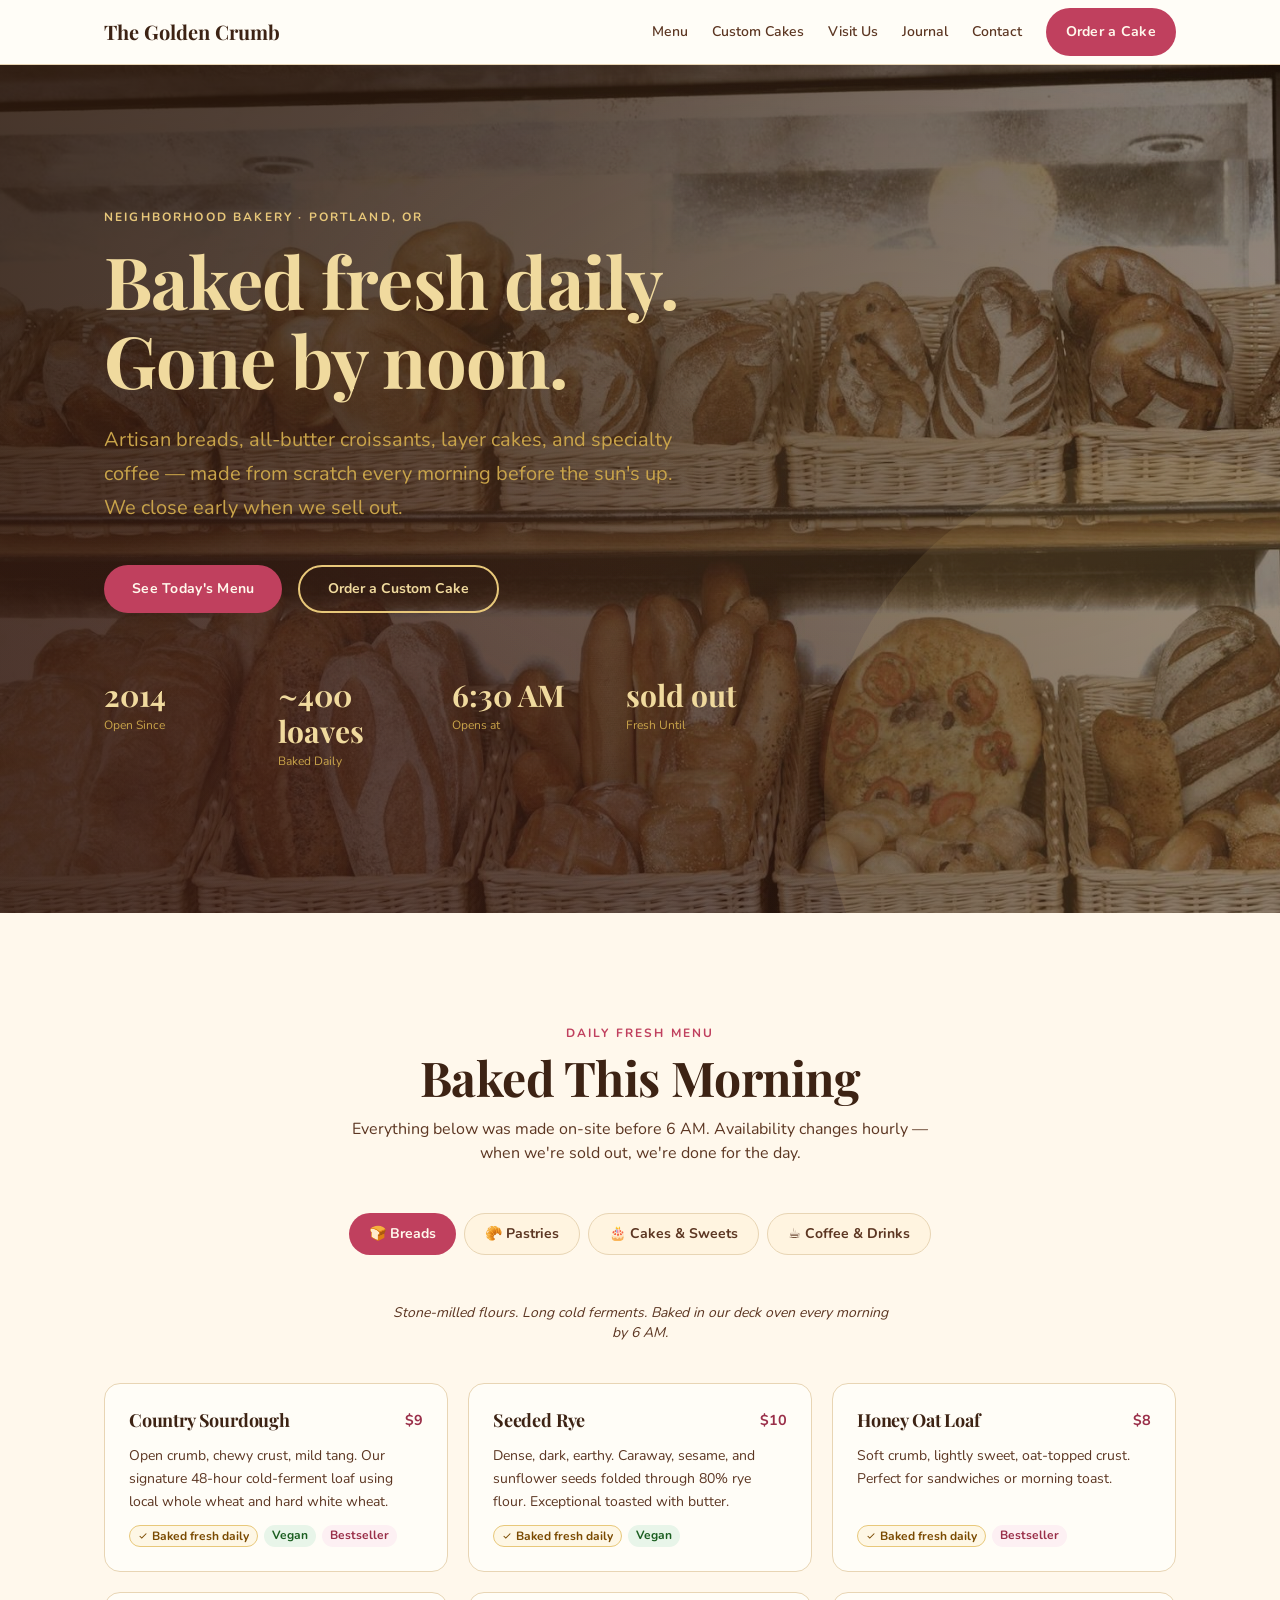
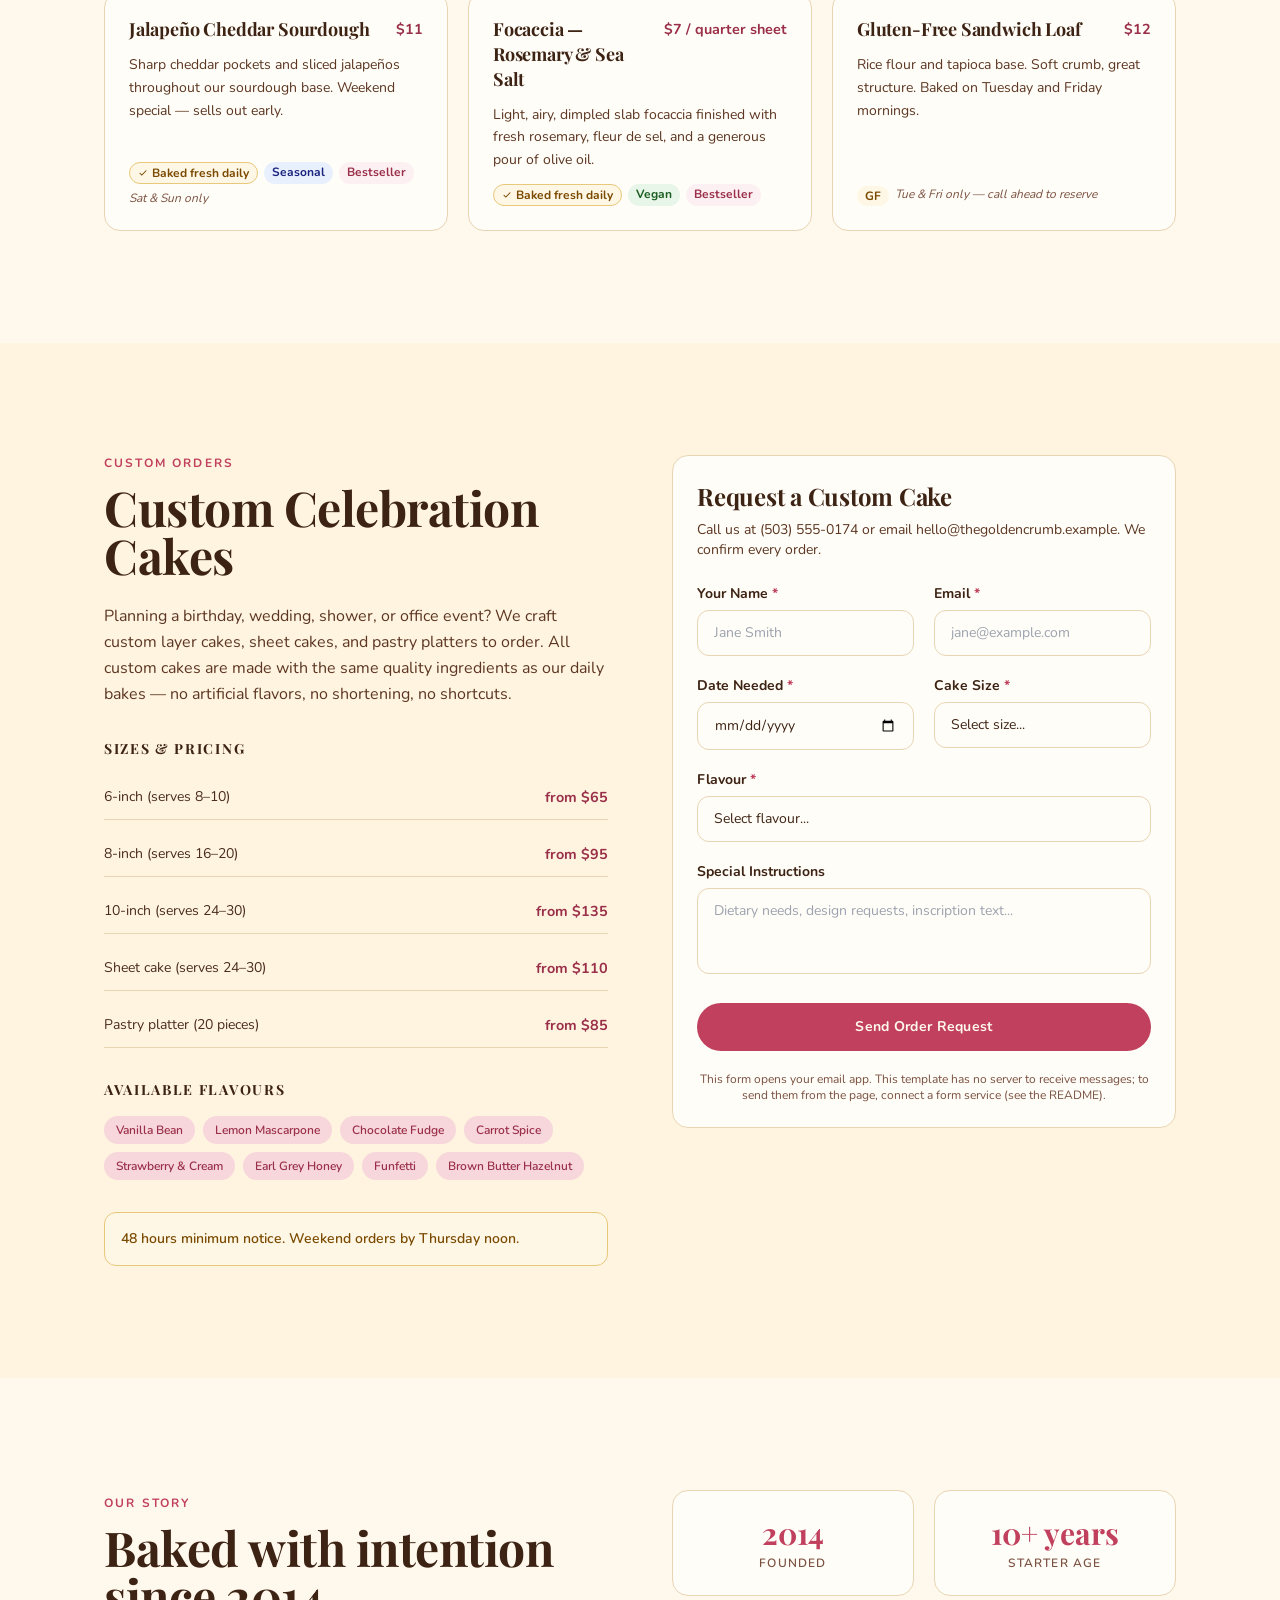
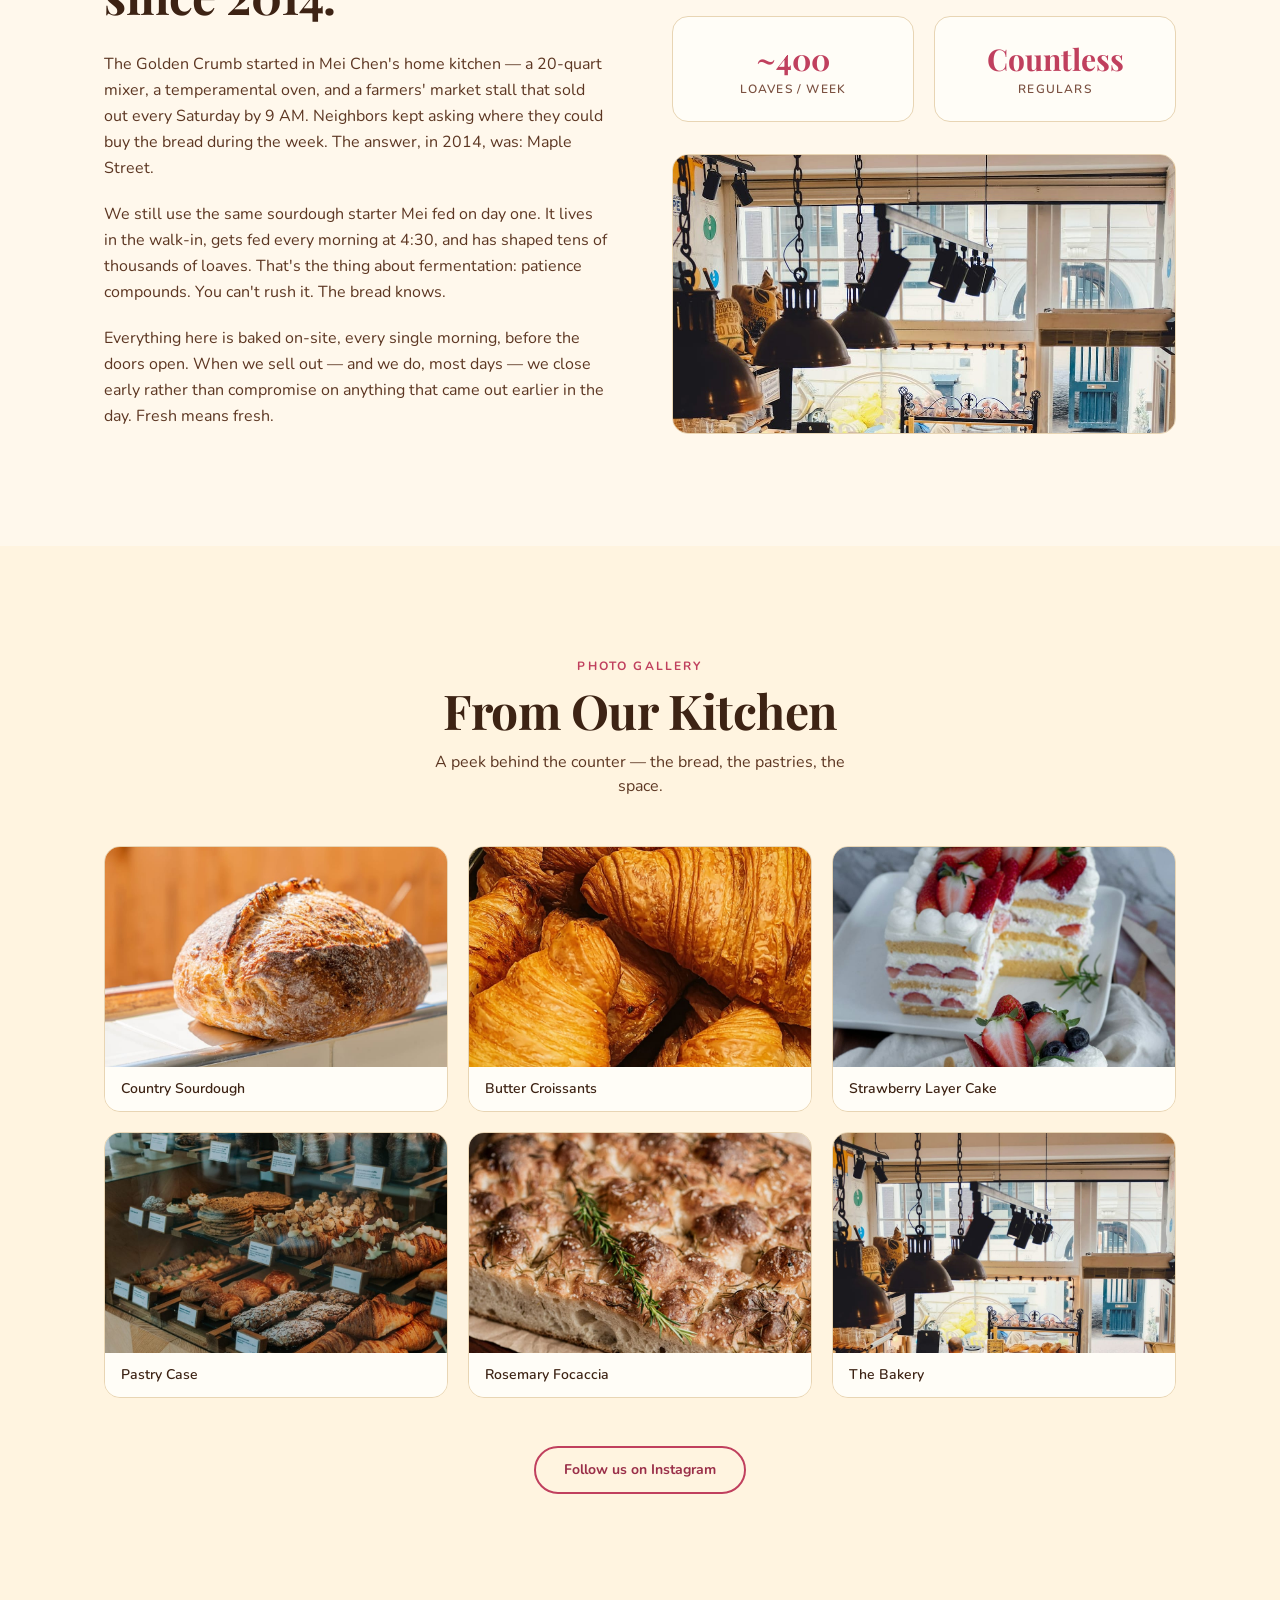
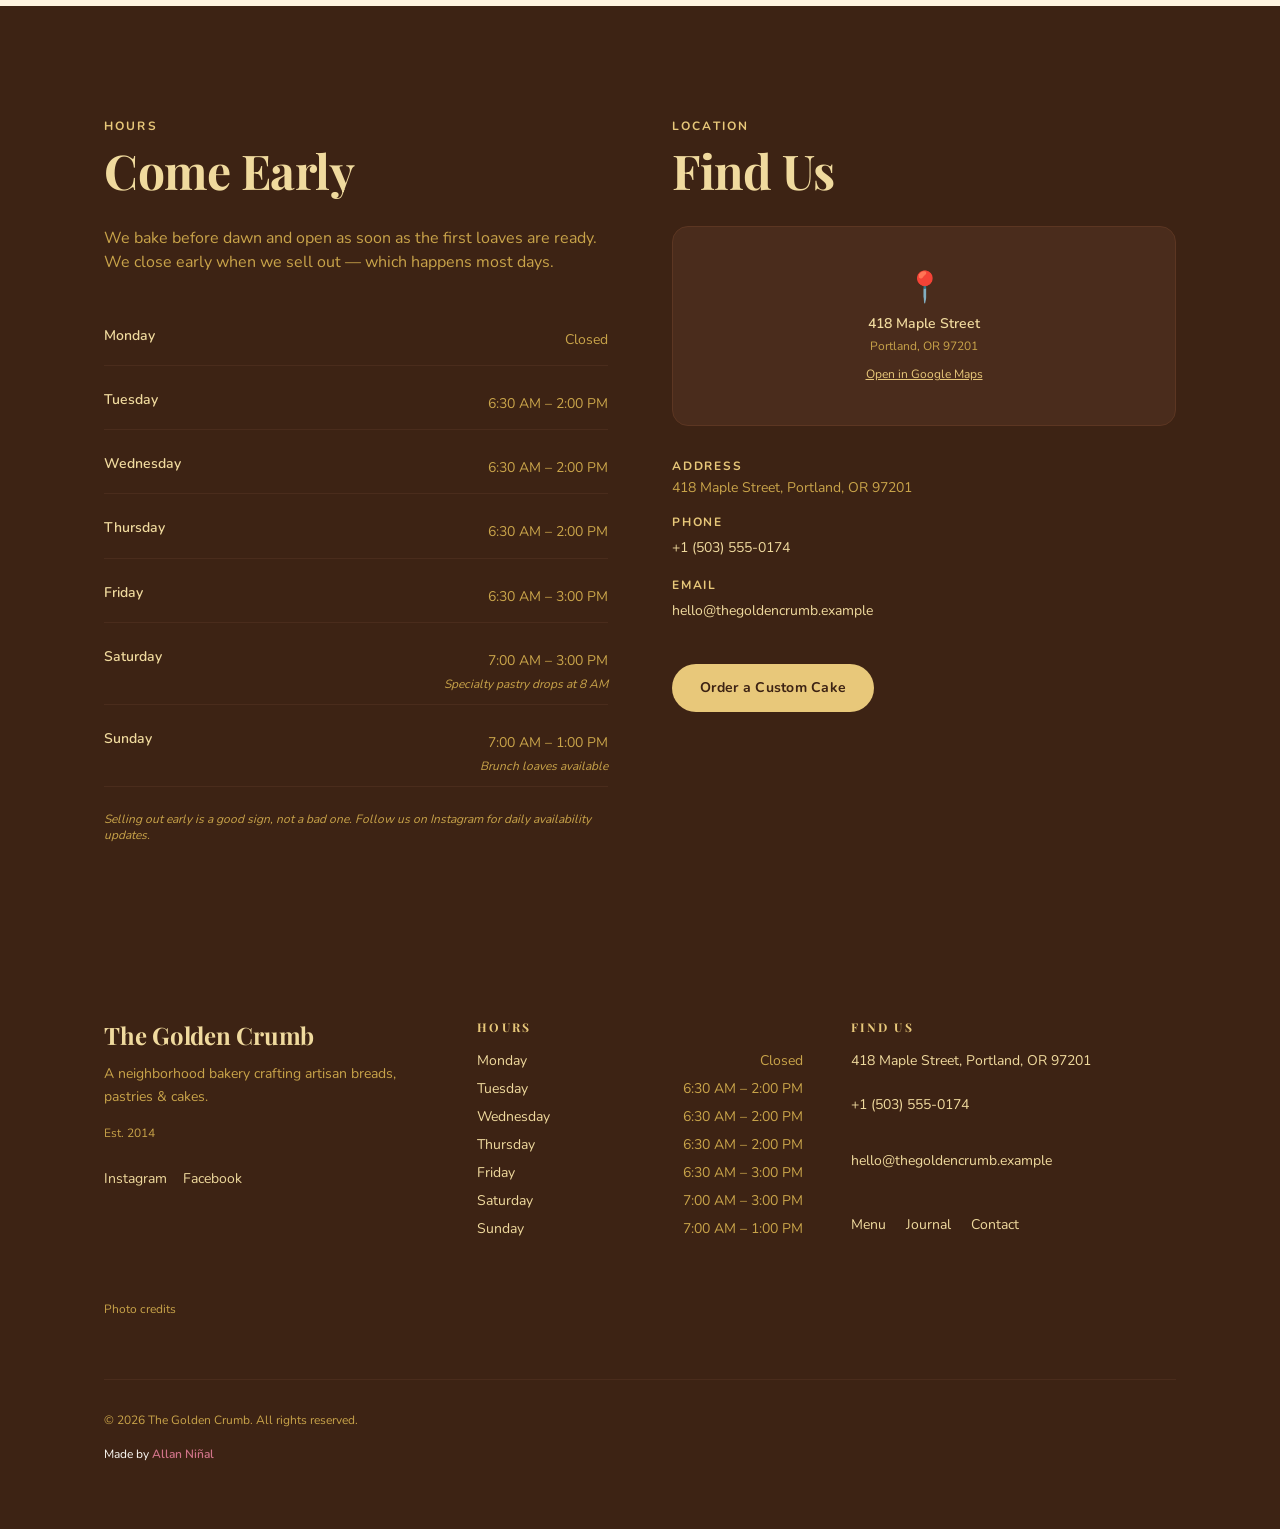
<file: index.html>
<!DOCTYPE html><html lang="en" class="scroll-smooth"> <head><meta charset="utf-8"><meta name="viewport" content="width=device-width, initial-scale=1, viewport-fit=cover"><meta name="theme-color" content="#FFF8EC"><title>The Golden Crumb — Artisan Bakery, Portland OR</title><meta name="description" content="A neighborhood artisan bakery in Portland, OR. Fresh sourdough, pastries, cakes and specialty coffee every morning. Celebration cakes by order."><link rel="canonical" href="https://example.com/"><meta name="robots" content="index, follow"><meta name="author" content="The Golden Crumb"><!-- Open Graph --><meta property="og:title" content="The Golden Crumb — Artisan Bakery, Portland OR"><meta property="og:description" content="A neighborhood artisan bakery in Portland, OR. Fresh sourdough, pastries, cakes and specialty coffee every morning. Celebration cakes by order."><meta property="og:url" content="https://example.com/"><meta property="og:type" content="restaurant.bakery"><meta property="og:site_name" content="The Golden Crumb"><meta property="og:locale" content="en_US"><meta property="og:image" content="https://example.com/og-image.png"><meta property="og:image:type" content="image/png"><meta property="og:image:width" content="1200"><meta property="og:image:height" content="630"><meta property="og:image:alt" content="The Golden Crumb — Artisan Bakery, Portland OR"><!-- Twitter / X --><meta name="twitter:card" content="summary_large_image"><meta name="twitter:site" content="@example"><meta name="twitter:creator" content="@example"><meta name="twitter:title" content="The Golden Crumb — Artisan Bakery, Portland OR"><meta name="twitter:description" content="A neighborhood artisan bakery in Portland, OR. Fresh sourdough, pastries, cakes and specialty coffee every morning. Celebration cakes by order."><meta name="twitter:image" content="https://example.com/og-image.png"><link rel="icon" href="./favicon.svg" type="image/svg+xml"><link rel="apple-touch-icon" href="./favicon.svg"><script type="application/ld+json">{"@context":"https://schema.org","@type":"Bakery","name":"The Golden Crumb","description":"The Golden Crumb is a neighborhood bakery where everything is baked fresh each morning — from crusty sourdough loaves and flaky croissants to layer cakes and custom celebration orders. Warm, welcoming, and worth waking up early for.","url":"https://example.com/","telephone":"+1 (503) 555-0174","email":"hello@thegoldencrumb.example","address":{"@type":"PostalAddress","streetAddress":"418 Maple Street","addressLocality":"Portland","addressRegion":"OR","postalCode":"97201","addressCountry":"US"},"servesCuisine":["Bakery","Pastry","American"],"priceRange":"$$","hasMap":"https://maps.google.com/?q=418+Maple+Street+Portland+OR","openingHoursSpecification":[{"@type":"OpeningHoursSpecification","dayOfWeek":["Tuesday","Wednesday","Thursday"],"opens":"06:30","closes":"14:00"},{"@type":"OpeningHoursSpecification","dayOfWeek":["Friday"],"opens":"06:30","closes":"15:00"},{"@type":"OpeningHoursSpecification","dayOfWeek":["Saturday"],"opens":"07:00","closes":"15:00"},{"@type":"OpeningHoursSpecification","dayOfWeek":["Sunday"],"opens":"07:00","closes":"13:00"}],"menu":"https://example.com/#menu","acceptsReservations":false,"image":"https://example.com/og-image.png","foundingDate":"2014","founder":{"@type":"Person","name":"Mei Chen"}}</script><script type="application/ld+json">{"@context":"https://schema.org","@type":"Menu","name":"The Golden Crumb Daily Menu","description":"Artisan breads, pastries, cakes, and specialty coffee — all baked fresh each morning.","hasMenuSection":[{"@type":"MenuSection","name":"Breads","description":"Stone-milled artisan loaves baked fresh daily."},{"@type":"MenuSection","name":"Pastries","description":"All-butter laminated pastry and seasonal sweets."},{"@type":"MenuSection","name":"Cakes & Sweets","description":"Daily slice cakes and custom celebration orders."},{"@type":"MenuSection","name":"Coffee & Drinks","description":"Single-origin coffee and fresh-squeezed drinks."}]}</script><script type="application/ld+json">{"@context":"https://schema.org","@type":"Person","name":"The Golden Crumb","url":"https://example.com/","sameAs":["#","#","#"]}</script><link rel="stylesheet" href="./assets/index.BdnQ73Hl.css">
<style>.menu-tab[data-astro-cid-nsr3ttcz][aria-selected=true]{background-color:var(--color-accent)!important;color:var(--color-btn-text)!important;border:none!important}.menu-tab[data-astro-cid-nsr3ttcz][aria-selected=false]{background-color:var(--color-surface-2)!important;color:var(--color-text-muted)!important}.menu-tab[data-astro-cid-nsr3ttcz][aria-selected=false]:hover{background-color:var(--color-accent-pale)!important;color:var(--color-accent-dark)!important}
</style><script type="module">const a=document.querySelectorAll(".menu-tab"),d=document.querySelectorAll("[data-panel]");a.forEach(e=>{e.addEventListener("click",()=>{const s=e.dataset.tab;a.forEach(t=>{const c=t.dataset.tab===s;t.setAttribute("aria-selected",String(c))}),d.forEach(t=>{t.dataset.panel===s?(t.classList.remove("hidden"),t.classList.add("block")):(t.classList.remove("block"),t.classList.add("hidden"))})})});
</script></head> <body class="min-h-screen flex flex-col antialiased"> <a href="#main-content" class="sr-only focus:not-sr-only focus:fixed focus:top-4 focus:left-4 focus:z-[100] btn-primary">
Skip to main content
</a> <header style="background-color: var(--color-surface); border-bottom: 1px solid var(--color-border);" class="sticky top-0 z-50" data-astro-cid-ctg3m53h> <div class="container-x" data-astro-cid-ctg3m53h> <div class="flex items-center justify-between h-16 gap-4" data-astro-cid-ctg3m53h> <!-- Logo --> <a href="./index.html" class="flex-shrink-0 group inline-flex items-center" style="min-height: 44px;" aria-label="The Golden Crumb — home" data-astro-cid-ctg3m53h> <span class="font-display text-lg sm:text-xl font-bold" style="color: var(--color-text);" data-astro-cid-ctg3m53h>
The Golden Crumb
</span> </a> <!-- Desktop nav --> <nav aria-label="Main navigation" class="hidden md:flex items-center gap-2" data-astro-cid-ctg3m53h> <a href="./menu/index.html" class="nav-link" style="min-height: 44px; display: inline-flex; align-items: center; padding: 0 0.5rem;" data-astro-cid-ctg3m53h>Menu</a><a href="./index.html#order" class="nav-link" style="min-height: 44px; display: inline-flex; align-items: center; padding: 0 0.5rem;" data-astro-cid-ctg3m53h>Custom Cakes</a><a href="./index.html#hours" class="nav-link" style="min-height: 44px; display: inline-flex; align-items: center; padding: 0 0.5rem;" data-astro-cid-ctg3m53h>Visit Us</a><a href="./journal/index.html" class="nav-link" style="min-height: 44px; display: inline-flex; align-items: center; padding: 0 0.5rem;" data-astro-cid-ctg3m53h>Journal</a><a href="./contact/index.html" class="nav-link" style="min-height: 44px; display: inline-flex; align-items: center; padding: 0 0.5rem;" data-astro-cid-ctg3m53h>Contact</a> <a href="./index.html#order" class="btn-primary text-sm px-5 ml-2" data-astro-cid-ctg3m53h>Order a Cake</a> </nav> <!-- Phone: menu and order button (no JavaScript) --> <div class="md:hidden flex items-center gap-2" data-astro-cid-ctg3m53h> <details class="mobile-menu" data-astro-cid-ctg3m53h> <summary aria-label="Menu" data-astro-cid-ctg3m53h>Menu</summary> <nav aria-label="Mobile navigation" data-astro-cid-ctg3m53h> <a href="./menu/index.html" data-astro-cid-ctg3m53h>Menu</a><a href="./index.html#order" data-astro-cid-ctg3m53h>Custom Cakes</a><a href="./index.html#hours" data-astro-cid-ctg3m53h>Visit Us</a><a href="./journal/index.html" data-astro-cid-ctg3m53h>Journal</a><a href="./contact/index.html" data-astro-cid-ctg3m53h>Contact</a> </nav> </details> <a href="./index.html#order" class="btn-primary text-sm px-4 whitespace-nowrap" style="min-height: 44px; padding-top: 0.5rem; padding-bottom: 0.5rem;" data-astro-cid-ctg3m53h>Order a Cake</a> </div> </div> </div> </header>  <main id="main-content" class="flex-1">  <section id="hero" style="background-color: var(--color-cocoa-bg);" class="relative overflow-hidden"> <!-- Real bakery photo behind an espresso-dark overlay for legibility --> <img src="./images/hero.jpg" alt="Fresh loaves filling the bakery" width="2000" height="1150" fetchpriority="high" decoding="async" style="position:absolute; inset:0; width:100%; height:100%; object-fit:cover;"> <div aria-hidden="true" style="position:absolute; inset:0; background: linear-gradient(90deg, rgba(46,26,14,0.88) 0%, rgba(46,26,14,0.78) 45%, rgba(46,26,14,0.55) 100%);"></div> <!-- Warm gradient overlay --> <div class="absolute inset-0 pointer-events-none" style="background: radial-gradient(ellipse at 70% 40%, rgba(232,200,122,0.12) 0%, transparent 60%), radial-gradient(ellipse at 20% 80%, rgba(192,64,94,0.08) 0%, transparent 50%);" aria-hidden="true"></div> <div class="container-x relative z-10 py-24 md:py-36"> <div class="max-w-2xl"> <p class="eyebrow mb-4" style="color: var(--color-wheat);">Neighborhood Bakery &middot; Portland, OR</p> <h1 id="hero-heading" class="font-display text-5xl md:text-7xl mb-6" style="color: var(--color-wheat-light); font-weight: 700; line-height: 1.1;"> Baked fresh daily. Gone by noon. </h1> <p class="text-lg md:text-xl mb-10 max-w-xl" style="color: #C9A44A; line-height: 1.7;">
Artisan breads, all-butter croissants, layer cakes, and specialty coffee — made from scratch every morning before the sun's up. We close early when we sell out.
</p> <div class="flex flex-wrap gap-4"> <a href="#menu" class="btn-primary">
See Today's Menu
</a> <a href="#order" class="btn-ghost" style="border-color: var(--color-wheat); color: var(--color-wheat-light);">
Order a Custom Cake
</a> </div> <!-- Quick stats --> <div class="mt-16 grid grid-cols-2 sm:grid-cols-4 gap-6"> <div> <p class="font-display text-2xl md:text-3xl" style="color: var(--color-wheat-light); font-weight: 700;">2014</p> <p class="text-xs mt-1" style="color: #C9A44A;">Open Since</p> </div><div> <p class="font-display text-2xl md:text-3xl" style="color: var(--color-wheat-light); font-weight: 700;">~400 loaves</p> <p class="text-xs mt-1" style="color: #C9A44A;">Baked Daily</p> </div><div> <p class="font-display text-2xl md:text-3xl" style="color: var(--color-wheat-light); font-weight: 700;">6:30 AM</p> <p class="text-xs mt-1" style="color: #C9A44A;">Opens at</p> </div><div> <p class="font-display text-2xl md:text-3xl" style="color: var(--color-wheat-light); font-weight: 700;">sold out</p> <p class="text-xs mt-1" style="color: #C9A44A;">Fresh Until</p> </div> </div> </div> </div> <!-- Decorative wheat accent shape --> <div class="absolute bottom-0 right-0 w-80 h-80 md:w-[480px] md:h-[480px] pointer-events-none" aria-hidden="true"> <svg viewBox="0 0 400 400" fill="none" xmlns="http://www.w3.org/2000/svg" class="w-full h-full opacity-10"> <circle cx="300" cy="300" r="280" fill="#E8C87A"></circle> </svg> </div> </section> <section id="menu" class="py-20 md:py-28" style="background-color: var(--color-bg);" data-astro-cid-nsr3ttcz> <div class="container-x" data-astro-cid-nsr3ttcz> <div class="text-center mb-12" data-astro-cid-nsr3ttcz> <p class="eyebrow mb-3" data-astro-cid-nsr3ttcz>Daily Fresh Menu</p> <h2 id="menu-heading" class="font-display text-4xl md:text-5xl mb-4" data-astro-cid-nsr3ttcz>
Baked This Morning
</h2> <p class="text-base max-w-xl mx-auto" style="color: var(--color-text-muted);" data-astro-cid-nsr3ttcz>
Everything below was made on-site before 6 AM. Availability changes hourly — when we're sold out, we're done for the day.
</p> </div> <!-- Tab nav --> <div role="tablist" aria-label="Menu categories" class="flex flex-wrap justify-center gap-2 mb-12" data-astro-cid-nsr3ttcz> <button role="tab" id="tab-breads" aria-controls="panel-breads" aria-selected="true" data-tab="breads" class="menu-tab text-sm font-bold px-5 py-2.5 rounded-full transition-all duration-200" style="background-color: var(--color-accent); color: var(--color-btn-text);" data-astro-cid-nsr3ttcz> <span aria-hidden="true" data-astro-cid-nsr3ttcz>🍞</span> Breads </button><button role="tab" id="tab-pastries" aria-controls="panel-pastries" aria-selected="false" data-tab="pastries" class="menu-tab text-sm font-bold px-5 py-2.5 rounded-full transition-all duration-200" style="background-color: var(--color-surface-2); color: var(--color-text-muted); border: 1px solid var(--color-border);" data-astro-cid-nsr3ttcz> <span aria-hidden="true" data-astro-cid-nsr3ttcz>🥐</span> Pastries </button><button role="tab" id="tab-cakes" aria-controls="panel-cakes" aria-selected="false" data-tab="cakes" class="menu-tab text-sm font-bold px-5 py-2.5 rounded-full transition-all duration-200" style="background-color: var(--color-surface-2); color: var(--color-text-muted); border: 1px solid var(--color-border);" data-astro-cid-nsr3ttcz> <span aria-hidden="true" data-astro-cid-nsr3ttcz>🎂</span> Cakes &amp; Sweets </button><button role="tab" id="tab-drinks" aria-controls="panel-drinks" aria-selected="false" data-tab="drinks" class="menu-tab text-sm font-bold px-5 py-2.5 rounded-full transition-all duration-200" style="background-color: var(--color-surface-2); color: var(--color-text-muted); border: 1px solid var(--color-border);" data-astro-cid-nsr3ttcz> <span aria-hidden="true" data-astro-cid-nsr3ttcz>☕</span> Coffee &amp; Drinks </button> </div> <!-- Tab panels --> <div role="tabpanel" id="panel-breads" aria-labelledby="tab-breads" data-panel="breads" class="block" data-astro-cid-nsr3ttcz> <p class="text-center text-sm italic mb-10 max-w-lg mx-auto" style="color: var(--color-text-muted);" data-astro-cid-nsr3ttcz> Stone-milled flours. Long cold ferments. Baked in our deck oven every morning by 6 AM. </p> <div class="grid grid-cols-1 sm:grid-cols-2 lg:grid-cols-3 gap-5" data-astro-cid-nsr3ttcz> <article class="card flex flex-col gap-3 " data-astro-cid-nsr3ttcz> <div class="flex items-start justify-between gap-2" data-astro-cid-nsr3ttcz> <h3 class="font-display text-lg font-bold leading-snug" style="color: var(--color-text);" data-astro-cid-nsr3ttcz> Country Sourdough  </h3> <span class="price-tag flex-shrink-0 font-sans" data-astro-cid-nsr3ttcz>$9</span> </div> <p class="text-sm leading-relaxed flex-1" style="color: var(--color-text-muted);" data-astro-cid-nsr3ttcz> Open crumb, chewy crust, mild tang. Our signature 48-hour cold-ferment loaf using local whole wheat and hard white wheat. </p> <!-- Tags row --> <div class="flex flex-wrap gap-1.5 mt-auto" data-astro-cid-nsr3ttcz> <span class="fresh-badge" data-astro-cid-nsr3ttcz> <svg xmlns="http://www.w3.org/2000/svg" width="10" height="10" viewBox="0 0 24 24" fill="none" stroke="currentColor" stroke-width="2.5" aria-hidden="true" data-astro-cid-nsr3ttcz><polyline points="20 6 9 17 4 12" data-astro-cid-nsr3ttcz></polyline></svg>
Baked fresh daily
</span> <span class="text-xs font-bold px-2 py-0.5 rounded-full" style="background-color: var(--color-tag-vegan-bg); color: var(--color-tag-vegan-text);" data-astro-cid-nsr3ttcz> Vegan </span> <span class="text-xs font-bold px-2 py-0.5 rounded-full" style="background-color: var(--color-tag-bestseller-bg); color: var(--color-tag-bestseller-text);" data-astro-cid-nsr3ttcz>
Bestseller
</span>  </div> </article><article class="card flex flex-col gap-3 " data-astro-cid-nsr3ttcz> <div class="flex items-start justify-between gap-2" data-astro-cid-nsr3ttcz> <h3 class="font-display text-lg font-bold leading-snug" style="color: var(--color-text);" data-astro-cid-nsr3ttcz> Seeded Rye  </h3> <span class="price-tag flex-shrink-0 font-sans" data-astro-cid-nsr3ttcz>$10</span> </div> <p class="text-sm leading-relaxed flex-1" style="color: var(--color-text-muted);" data-astro-cid-nsr3ttcz> Dense, dark, earthy. Caraway, sesame, and sunflower seeds folded through 80% rye flour. Exceptional toasted with butter. </p> <!-- Tags row --> <div class="flex flex-wrap gap-1.5 mt-auto" data-astro-cid-nsr3ttcz> <span class="fresh-badge" data-astro-cid-nsr3ttcz> <svg xmlns="http://www.w3.org/2000/svg" width="10" height="10" viewBox="0 0 24 24" fill="none" stroke="currentColor" stroke-width="2.5" aria-hidden="true" data-astro-cid-nsr3ttcz><polyline points="20 6 9 17 4 12" data-astro-cid-nsr3ttcz></polyline></svg>
Baked fresh daily
</span> <span class="text-xs font-bold px-2 py-0.5 rounded-full" style="background-color: var(--color-tag-vegan-bg); color: var(--color-tag-vegan-text);" data-astro-cid-nsr3ttcz> Vegan </span>   </div> </article><article class="card flex flex-col gap-3 " data-astro-cid-nsr3ttcz> <div class="flex items-start justify-between gap-2" data-astro-cid-nsr3ttcz> <h3 class="font-display text-lg font-bold leading-snug" style="color: var(--color-text);" data-astro-cid-nsr3ttcz> Honey Oat Loaf  </h3> <span class="price-tag flex-shrink-0 font-sans" data-astro-cid-nsr3ttcz>$8</span> </div> <p class="text-sm leading-relaxed flex-1" style="color: var(--color-text-muted);" data-astro-cid-nsr3ttcz> Soft crumb, lightly sweet, oat-topped crust. Perfect for sandwiches or morning toast. </p> <!-- Tags row --> <div class="flex flex-wrap gap-1.5 mt-auto" data-astro-cid-nsr3ttcz> <span class="fresh-badge" data-astro-cid-nsr3ttcz> <svg xmlns="http://www.w3.org/2000/svg" width="10" height="10" viewBox="0 0 24 24" fill="none" stroke="currentColor" stroke-width="2.5" aria-hidden="true" data-astro-cid-nsr3ttcz><polyline points="20 6 9 17 4 12" data-astro-cid-nsr3ttcz></polyline></svg>
Baked fresh daily
</span>  <span class="text-xs font-bold px-2 py-0.5 rounded-full" style="background-color: var(--color-tag-bestseller-bg); color: var(--color-tag-bestseller-text);" data-astro-cid-nsr3ttcz>
Bestseller
</span>  </div> </article><article class="card flex flex-col gap-3 " data-astro-cid-nsr3ttcz> <div class="flex items-start justify-between gap-2" data-astro-cid-nsr3ttcz> <h3 class="font-display text-lg font-bold leading-snug" style="color: var(--color-text);" data-astro-cid-nsr3ttcz> Jalapeño Cheddar Sourdough  </h3> <span class="price-tag flex-shrink-0 font-sans" data-astro-cid-nsr3ttcz>$11</span> </div> <p class="text-sm leading-relaxed flex-1" style="color: var(--color-text-muted);" data-astro-cid-nsr3ttcz> Sharp cheddar pockets and sliced jalapeños throughout our sourdough base. Weekend special — sells out early. </p> <!-- Tags row --> <div class="flex flex-wrap gap-1.5 mt-auto" data-astro-cid-nsr3ttcz> <span class="fresh-badge" data-astro-cid-nsr3ttcz> <svg xmlns="http://www.w3.org/2000/svg" width="10" height="10" viewBox="0 0 24 24" fill="none" stroke="currentColor" stroke-width="2.5" aria-hidden="true" data-astro-cid-nsr3ttcz><polyline points="20 6 9 17 4 12" data-astro-cid-nsr3ttcz></polyline></svg>
Baked fresh daily
</span> <span class="text-xs font-bold px-2 py-0.5 rounded-full" style="background-color: var(--color-tag-seasonal-bg); color: var(--color-tag-seasonal-text);" data-astro-cid-nsr3ttcz> Seasonal </span> <span class="text-xs font-bold px-2 py-0.5 rounded-full" style="background-color: var(--color-tag-bestseller-bg); color: var(--color-tag-bestseller-text);" data-astro-cid-nsr3ttcz>
Bestseller
</span> <span class="text-xs italic" style="color: var(--color-text-subtle);" data-astro-cid-nsr3ttcz>Sat &amp; Sun only</span> </div> </article><article class="card flex flex-col gap-3 " data-astro-cid-nsr3ttcz> <div class="flex items-start justify-between gap-2" data-astro-cid-nsr3ttcz> <h3 class="font-display text-lg font-bold leading-snug" style="color: var(--color-text);" data-astro-cid-nsr3ttcz> Focaccia — Rosemary &amp; Sea Salt  </h3> <span class="price-tag flex-shrink-0 font-sans" data-astro-cid-nsr3ttcz>$7 / quarter sheet</span> </div> <p class="text-sm leading-relaxed flex-1" style="color: var(--color-text-muted);" data-astro-cid-nsr3ttcz> Light, airy, dimpled slab focaccia finished with fresh rosemary, fleur de sel, and a generous pour of olive oil. </p> <!-- Tags row --> <div class="flex flex-wrap gap-1.5 mt-auto" data-astro-cid-nsr3ttcz> <span class="fresh-badge" data-astro-cid-nsr3ttcz> <svg xmlns="http://www.w3.org/2000/svg" width="10" height="10" viewBox="0 0 24 24" fill="none" stroke="currentColor" stroke-width="2.5" aria-hidden="true" data-astro-cid-nsr3ttcz><polyline points="20 6 9 17 4 12" data-astro-cid-nsr3ttcz></polyline></svg>
Baked fresh daily
</span> <span class="text-xs font-bold px-2 py-0.5 rounded-full" style="background-color: var(--color-tag-vegan-bg); color: var(--color-tag-vegan-text);" data-astro-cid-nsr3ttcz> Vegan </span> <span class="text-xs font-bold px-2 py-0.5 rounded-full" style="background-color: var(--color-tag-bestseller-bg); color: var(--color-tag-bestseller-text);" data-astro-cid-nsr3ttcz>
Bestseller
</span>  </div> </article><article class="card flex flex-col gap-3 " data-astro-cid-nsr3ttcz> <div class="flex items-start justify-between gap-2" data-astro-cid-nsr3ttcz> <h3 class="font-display text-lg font-bold leading-snug" style="color: var(--color-text);" data-astro-cid-nsr3ttcz> Gluten-Free Sandwich Loaf  </h3> <span class="price-tag flex-shrink-0 font-sans" data-astro-cid-nsr3ttcz>$12</span> </div> <p class="text-sm leading-relaxed flex-1" style="color: var(--color-text-muted);" data-astro-cid-nsr3ttcz> Rice flour and tapioca base. Soft crumb, great structure. Baked on Tuesday and Friday mornings. </p> <!-- Tags row --> <div class="flex flex-wrap gap-1.5 mt-auto" data-astro-cid-nsr3ttcz>  <span class="text-xs font-bold px-2 py-0.5 rounded-full" style="background-color: var(--color-tag-gf-bg); color: var(--color-tag-gf-text);" data-astro-cid-nsr3ttcz> GF </span>  <span class="text-xs italic" style="color: var(--color-text-subtle);" data-astro-cid-nsr3ttcz>Tue &amp; Fri only — call ahead to reserve</span> </div> </article> </div> </div><div role="tabpanel" id="panel-pastries" aria-labelledby="tab-pastries" data-panel="pastries" class="hidden" data-astro-cid-nsr3ttcz> <p class="text-center text-sm italic mb-10 max-w-lg mx-auto" style="color: var(--color-text-muted);" data-astro-cid-nsr3ttcz> All-butter laminated pastry. Hand-shaped. Nothing from a box, ever. </p> <div class="grid grid-cols-1 sm:grid-cols-2 lg:grid-cols-3 gap-5" data-astro-cid-nsr3ttcz> <article class="card flex flex-col gap-3 " data-astro-cid-nsr3ttcz> <div class="flex items-start justify-between gap-2" data-astro-cid-nsr3ttcz> <h3 class="font-display text-lg font-bold leading-snug" style="color: var(--color-text);" data-astro-cid-nsr3ttcz> Butter Croissant  </h3> <span class="price-tag flex-shrink-0 font-sans" data-astro-cid-nsr3ttcz>$4.50</span> </div> <p class="text-sm leading-relaxed flex-1" style="color: var(--color-text-muted);" data-astro-cid-nsr3ttcz> Classic French laminate — 27 layers, three-day process, shatteringly flaky. Served warm from the oven. </p> <!-- Tags row --> <div class="flex flex-wrap gap-1.5 mt-auto" data-astro-cid-nsr3ttcz> <span class="fresh-badge" data-astro-cid-nsr3ttcz> <svg xmlns="http://www.w3.org/2000/svg" width="10" height="10" viewBox="0 0 24 24" fill="none" stroke="currentColor" stroke-width="2.5" aria-hidden="true" data-astro-cid-nsr3ttcz><polyline points="20 6 9 17 4 12" data-astro-cid-nsr3ttcz></polyline></svg>
Baked fresh daily
</span>  <span class="text-xs font-bold px-2 py-0.5 rounded-full" style="background-color: var(--color-tag-bestseller-bg); color: var(--color-tag-bestseller-text);" data-astro-cid-nsr3ttcz>
Bestseller
</span>  </div> </article><article class="card flex flex-col gap-3 " data-astro-cid-nsr3ttcz> <div class="flex items-start justify-between gap-2" data-astro-cid-nsr3ttcz> <h3 class="font-display text-lg font-bold leading-snug" style="color: var(--color-text);" data-astro-cid-nsr3ttcz> Almond Croissant  </h3> <span class="price-tag flex-shrink-0 font-sans" data-astro-cid-nsr3ttcz>$5</span> </div> <p class="text-sm leading-relaxed flex-1" style="color: var(--color-text-muted);" data-astro-cid-nsr3ttcz> Yesterday&#39;s croissants syrup-soaked, filled with almond frangipane, and finished with toasted sliced almonds. </p> <!-- Tags row --> <div class="flex flex-wrap gap-1.5 mt-auto" data-astro-cid-nsr3ttcz> <span class="fresh-badge" data-astro-cid-nsr3ttcz> <svg xmlns="http://www.w3.org/2000/svg" width="10" height="10" viewBox="0 0 24 24" fill="none" stroke="currentColor" stroke-width="2.5" aria-hidden="true" data-astro-cid-nsr3ttcz><polyline points="20 6 9 17 4 12" data-astro-cid-nsr3ttcz></polyline></svg>
Baked fresh daily
</span>  <span class="text-xs font-bold px-2 py-0.5 rounded-full" style="background-color: var(--color-tag-bestseller-bg); color: var(--color-tag-bestseller-text);" data-astro-cid-nsr3ttcz>
Bestseller
</span>  </div> </article><article class="card flex flex-col gap-3 " data-astro-cid-nsr3ttcz> <div class="flex items-start justify-between gap-2" data-astro-cid-nsr3ttcz> <h3 class="font-display text-lg font-bold leading-snug" style="color: var(--color-text);" data-astro-cid-nsr3ttcz> Pain au Chocolat  </h3> <span class="price-tag flex-shrink-0 font-sans" data-astro-cid-nsr3ttcz>$4.75</span> </div> <p class="text-sm leading-relaxed flex-1" style="color: var(--color-text-muted);" data-astro-cid-nsr3ttcz> Two batons of 64% dark chocolate enclosed in buttery laminated dough. </p> <!-- Tags row --> <div class="flex flex-wrap gap-1.5 mt-auto" data-astro-cid-nsr3ttcz> <span class="fresh-badge" data-astro-cid-nsr3ttcz> <svg xmlns="http://www.w3.org/2000/svg" width="10" height="10" viewBox="0 0 24 24" fill="none" stroke="currentColor" stroke-width="2.5" aria-hidden="true" data-astro-cid-nsr3ttcz><polyline points="20 6 9 17 4 12" data-astro-cid-nsr3ttcz></polyline></svg>
Baked fresh daily
</span>  <span class="text-xs font-bold px-2 py-0.5 rounded-full" style="background-color: var(--color-tag-bestseller-bg); color: var(--color-tag-bestseller-text);" data-astro-cid-nsr3ttcz>
Bestseller
</span>  </div> </article><article class="card flex flex-col gap-3 " data-astro-cid-nsr3ttcz> <div class="flex items-start justify-between gap-2" data-astro-cid-nsr3ttcz> <h3 class="font-display text-lg font-bold leading-snug" style="color: var(--color-text);" data-astro-cid-nsr3ttcz> Morning Bun  </h3> <span class="price-tag flex-shrink-0 font-sans" data-astro-cid-nsr3ttcz>$4.50</span> </div> <p class="text-sm leading-relaxed flex-1" style="color: var(--color-text-muted);" data-astro-cid-nsr3ttcz> Laminated dough rolled in cinnamon-orange sugar, coiled, and baked in muffin tins. Crisp edge, pillowy center. </p> <!-- Tags row --> <div class="flex flex-wrap gap-1.5 mt-auto" data-astro-cid-nsr3ttcz> <span class="fresh-badge" data-astro-cid-nsr3ttcz> <svg xmlns="http://www.w3.org/2000/svg" width="10" height="10" viewBox="0 0 24 24" fill="none" stroke="currentColor" stroke-width="2.5" aria-hidden="true" data-astro-cid-nsr3ttcz><polyline points="20 6 9 17 4 12" data-astro-cid-nsr3ttcz></polyline></svg>
Baked fresh daily
</span> <span class="text-xs font-bold px-2 py-0.5 rounded-full" style="background-color: var(--color-tag-seasonal-bg); color: var(--color-tag-seasonal-text);" data-astro-cid-nsr3ttcz> Seasonal </span>   </div> </article><article class="card flex flex-col gap-3 " data-astro-cid-nsr3ttcz> <div class="flex items-start justify-between gap-2" data-astro-cid-nsr3ttcz> <h3 class="font-display text-lg font-bold leading-snug" style="color: var(--color-text);" data-astro-cid-nsr3ttcz> Seasonal Danish  </h3> <span class="price-tag flex-shrink-0 font-sans" data-astro-cid-nsr3ttcz>$5.25</span> </div> <p class="text-sm leading-relaxed flex-1" style="color: var(--color-text-muted);" data-astro-cid-nsr3ttcz> Cream cheese or pastry-cream base with rotating seasonal fruit. Ask at the counter for today&#39;s flavour. </p> <!-- Tags row --> <div class="flex flex-wrap gap-1.5 mt-auto" data-astro-cid-nsr3ttcz> <span class="fresh-badge" data-astro-cid-nsr3ttcz> <svg xmlns="http://www.w3.org/2000/svg" width="10" height="10" viewBox="0 0 24 24" fill="none" stroke="currentColor" stroke-width="2.5" aria-hidden="true" data-astro-cid-nsr3ttcz><polyline points="20 6 9 17 4 12" data-astro-cid-nsr3ttcz></polyline></svg>
Baked fresh daily
</span> <span class="text-xs font-bold px-2 py-0.5 rounded-full" style="background-color: var(--color-tag-seasonal-bg); color: var(--color-tag-seasonal-text);" data-astro-cid-nsr3ttcz> Seasonal </span>   </div> </article><article class="card flex flex-col gap-3 sold-out" data-astro-cid-nsr3ttcz> <div class="flex items-start justify-between gap-2" data-astro-cid-nsr3ttcz> <h3 class="font-display text-lg font-bold leading-snug" style="color: var(--color-text);" data-astro-cid-nsr3ttcz> Kouign-Amann <span class="ml-2 text-xs font-sans font-bold px-2 py-0.5 rounded" style="background-color: var(--color-tag-soldout-bg); color: var(--color-tag-soldout-text);" data-astro-cid-nsr3ttcz>
Sold Out
</span> </h3> <span class="price-tag flex-shrink-0 font-sans" data-astro-cid-nsr3ttcz>$5.50</span> </div> <p class="text-sm leading-relaxed flex-1" style="color: var(--color-text-muted);" data-astro-cid-nsr3ttcz> Caramelised Breton pastry — buttery, crisp, with a candied sugar crust. Made in limited quantities on weekends. </p> <!-- Tags row --> <div class="flex flex-wrap gap-1.5 mt-auto" data-astro-cid-nsr3ttcz>    <span class="text-xs italic" style="color: var(--color-text-subtle);" data-astro-cid-nsr3ttcz>Weekend only — limited 12 per day</span> </div> </article> </div> </div><div role="tabpanel" id="panel-cakes" aria-labelledby="tab-cakes" data-panel="cakes" class="hidden" data-astro-cid-nsr3ttcz> <p class="text-center text-sm italic mb-10 max-w-lg mx-auto" style="color: var(--color-text-muted);" data-astro-cid-nsr3ttcz> From daily slices to full celebration cakes. Custom orders welcome with 48-hour notice. </p> <div class="grid grid-cols-1 sm:grid-cols-2 lg:grid-cols-3 gap-5" data-astro-cid-nsr3ttcz> <article class="card flex flex-col gap-3 " data-astro-cid-nsr3ttcz> <div class="flex items-start justify-between gap-2" data-astro-cid-nsr3ttcz> <h3 class="font-display text-lg font-bold leading-snug" style="color: var(--color-text);" data-astro-cid-nsr3ttcz> Strawberry Layer Cake (slice)  </h3> <span class="price-tag flex-shrink-0 font-sans" data-astro-cid-nsr3ttcz>$7 / slice</span> </div> <p class="text-sm leading-relaxed flex-1" style="color: var(--color-text-muted);" data-astro-cid-nsr3ttcz> Vanilla chiffon layers, strawberry compote, mascarpone whipped cream, fresh strawberries. Our most requested cake. </p> <!-- Tags row --> <div class="flex flex-wrap gap-1.5 mt-auto" data-astro-cid-nsr3ttcz> <span class="fresh-badge" data-astro-cid-nsr3ttcz> <svg xmlns="http://www.w3.org/2000/svg" width="10" height="10" viewBox="0 0 24 24" fill="none" stroke="currentColor" stroke-width="2.5" aria-hidden="true" data-astro-cid-nsr3ttcz><polyline points="20 6 9 17 4 12" data-astro-cid-nsr3ttcz></polyline></svg>
Baked fresh daily
</span>  <span class="text-xs font-bold px-2 py-0.5 rounded-full" style="background-color: var(--color-tag-bestseller-bg); color: var(--color-tag-bestseller-text);" data-astro-cid-nsr3ttcz>
Bestseller
</span>  </div> </article><article class="card flex flex-col gap-3 " data-astro-cid-nsr3ttcz> <div class="flex items-start justify-between gap-2" data-astro-cid-nsr3ttcz> <h3 class="font-display text-lg font-bold leading-snug" style="color: var(--color-text);" data-astro-cid-nsr3ttcz> Lemon Olive Oil Cake (slice)  </h3> <span class="price-tag flex-shrink-0 font-sans" data-astro-cid-nsr3ttcz>$6 / slice</span> </div> <p class="text-sm leading-relaxed flex-1" style="color: var(--color-text-muted);" data-astro-cid-nsr3ttcz> Moist, not-too-sweet, bright with Meyer lemon zest. Dusted with powdered sugar. </p> <!-- Tags row --> <div class="flex flex-wrap gap-1.5 mt-auto" data-astro-cid-nsr3ttcz> <span class="fresh-badge" data-astro-cid-nsr3ttcz> <svg xmlns="http://www.w3.org/2000/svg" width="10" height="10" viewBox="0 0 24 24" fill="none" stroke="currentColor" stroke-width="2.5" aria-hidden="true" data-astro-cid-nsr3ttcz><polyline points="20 6 9 17 4 12" data-astro-cid-nsr3ttcz></polyline></svg>
Baked fresh daily
</span>    </div> </article><article class="card flex flex-col gap-3 " data-astro-cid-nsr3ttcz> <div class="flex items-start justify-between gap-2" data-astro-cid-nsr3ttcz> <h3 class="font-display text-lg font-bold leading-snug" style="color: var(--color-text);" data-astro-cid-nsr3ttcz> Brown Butter Blondie  </h3> <span class="price-tag flex-shrink-0 font-sans" data-astro-cid-nsr3ttcz>$3.50</span> </div> <p class="text-sm leading-relaxed flex-1" style="color: var(--color-text-muted);" data-astro-cid-nsr3ttcz> Chewy, fudgy centre, crisp top, toasted walnuts and dark chocolate chips throughout. </p> <!-- Tags row --> <div class="flex flex-wrap gap-1.5 mt-auto" data-astro-cid-nsr3ttcz> <span class="fresh-badge" data-astro-cid-nsr3ttcz> <svg xmlns="http://www.w3.org/2000/svg" width="10" height="10" viewBox="0 0 24 24" fill="none" stroke="currentColor" stroke-width="2.5" aria-hidden="true" data-astro-cid-nsr3ttcz><polyline points="20 6 9 17 4 12" data-astro-cid-nsr3ttcz></polyline></svg>
Baked fresh daily
</span>  <span class="text-xs font-bold px-2 py-0.5 rounded-full" style="background-color: var(--color-tag-bestseller-bg); color: var(--color-tag-bestseller-text);" data-astro-cid-nsr3ttcz>
Bestseller
</span>  </div> </article><article class="card flex flex-col gap-3 " data-astro-cid-nsr3ttcz> <div class="flex items-start justify-between gap-2" data-astro-cid-nsr3ttcz> <h3 class="font-display text-lg font-bold leading-snug" style="color: var(--color-text);" data-astro-cid-nsr3ttcz> Cardamom Snickerdoodle  </h3> <span class="price-tag flex-shrink-0 font-sans" data-astro-cid-nsr3ttcz>$2.75</span> </div> <p class="text-sm leading-relaxed flex-1" style="color: var(--color-text-muted);" data-astro-cid-nsr3ttcz> Soft, pillowy, rolled in cinnamon-cardamom sugar. A hint of Scandinavian warmth. </p> <!-- Tags row --> <div class="flex flex-wrap gap-1.5 mt-auto" data-astro-cid-nsr3ttcz> <span class="fresh-badge" data-astro-cid-nsr3ttcz> <svg xmlns="http://www.w3.org/2000/svg" width="10" height="10" viewBox="0 0 24 24" fill="none" stroke="currentColor" stroke-width="2.5" aria-hidden="true" data-astro-cid-nsr3ttcz><polyline points="20 6 9 17 4 12" data-astro-cid-nsr3ttcz></polyline></svg>
Baked fresh daily
</span>  <span class="text-xs font-bold px-2 py-0.5 rounded-full" style="background-color: var(--color-tag-bestseller-bg); color: var(--color-tag-bestseller-text);" data-astro-cid-nsr3ttcz>
Bestseller
</span>  </div> </article><article class="card flex flex-col gap-3 " data-astro-cid-nsr3ttcz> <div class="flex items-start justify-between gap-2" data-astro-cid-nsr3ttcz> <h3 class="font-display text-lg font-bold leading-snug" style="color: var(--color-text);" data-astro-cid-nsr3ttcz> Seasonal Tart  </h3> <span class="price-tag flex-shrink-0 font-sans" data-astro-cid-nsr3ttcz>$7.50</span> </div> <p class="text-sm leading-relaxed flex-1" style="color: var(--color-text-muted);" data-astro-cid-nsr3ttcz> Buttery pâte sucrée shell with pastry cream and rotating seasonal topping. Ask the counter for today&#39;s. </p> <!-- Tags row --> <div class="flex flex-wrap gap-1.5 mt-auto" data-astro-cid-nsr3ttcz> <span class="fresh-badge" data-astro-cid-nsr3ttcz> <svg xmlns="http://www.w3.org/2000/svg" width="10" height="10" viewBox="0 0 24 24" fill="none" stroke="currentColor" stroke-width="2.5" aria-hidden="true" data-astro-cid-nsr3ttcz><polyline points="20 6 9 17 4 12" data-astro-cid-nsr3ttcz></polyline></svg>
Baked fresh daily
</span> <span class="text-xs font-bold px-2 py-0.5 rounded-full" style="background-color: var(--color-tag-seasonal-bg); color: var(--color-tag-seasonal-text);" data-astro-cid-nsr3ttcz> Seasonal </span>   </div> </article><article class="card flex flex-col gap-3 " data-astro-cid-nsr3ttcz> <div class="flex items-start justify-between gap-2" data-astro-cid-nsr3ttcz> <h3 class="font-display text-lg font-bold leading-snug" style="color: var(--color-text);" data-astro-cid-nsr3ttcz> Custom Celebration Cake  </h3> <span class="price-tag flex-shrink-0 font-sans" data-astro-cid-nsr3ttcz>from $65</span> </div> <p class="text-sm leading-relaxed flex-1" style="color: var(--color-text-muted);" data-astro-cid-nsr3ttcz> Whole cakes for birthdays, weddings, and events. Choose your flavour, size, and design. 48-hour notice required. </p> <!-- Tags row --> <div class="flex flex-wrap gap-1.5 mt-auto" data-astro-cid-nsr3ttcz>    <span class="text-xs italic" style="color: var(--color-text-subtle);" data-astro-cid-nsr3ttcz>Order via form or call us</span> </div> </article> </div> </div><div role="tabpanel" id="panel-drinks" aria-labelledby="tab-drinks" data-panel="drinks" class="hidden" data-astro-cid-nsr3ttcz> <p class="text-center text-sm italic mb-10 max-w-lg mx-auto" style="color: var(--color-text-muted);" data-astro-cid-nsr3ttcz> Single-origin drip and espresso. Simple drinks done right. </p> <div class="grid grid-cols-1 sm:grid-cols-2 lg:grid-cols-3 gap-5" data-astro-cid-nsr3ttcz> <article class="card flex flex-col gap-3 " data-astro-cid-nsr3ttcz> <div class="flex items-start justify-between gap-2" data-astro-cid-nsr3ttcz> <h3 class="font-display text-lg font-bold leading-snug" style="color: var(--color-text);" data-astro-cid-nsr3ttcz> Drip Coffee  </h3> <span class="price-tag flex-shrink-0 font-sans" data-astro-cid-nsr3ttcz>$3 / $3.75</span> </div> <p class="text-sm leading-relaxed flex-1" style="color: var(--color-text-muted);" data-astro-cid-nsr3ttcz> Single-origin, house-roasted blend. Changed daily. We keep it strong and honest. </p> <!-- Tags row --> <div class="flex flex-wrap gap-1.5 mt-auto" data-astro-cid-nsr3ttcz>  <span class="text-xs font-bold px-2 py-0.5 rounded-full" style="background-color: var(--color-tag-vegan-bg); color: var(--color-tag-vegan-text);" data-astro-cid-nsr3ttcz> Vegan </span> <span class="text-xs font-bold px-2 py-0.5 rounded-full" style="background-color: var(--color-tag-bestseller-bg); color: var(--color-tag-bestseller-text);" data-astro-cid-nsr3ttcz>
Bestseller
</span> <span class="text-xs italic" style="color: var(--color-text-subtle);" data-astro-cid-nsr3ttcz>12 oz / 16 oz</span> </div> </article><article class="card flex flex-col gap-3 " data-astro-cid-nsr3ttcz> <div class="flex items-start justify-between gap-2" data-astro-cid-nsr3ttcz> <h3 class="font-display text-lg font-bold leading-snug" style="color: var(--color-text);" data-astro-cid-nsr3ttcz> Espresso  </h3> <span class="price-tag flex-shrink-0 font-sans" data-astro-cid-nsr3ttcz>$3.50</span> </div> <p class="text-sm leading-relaxed flex-1" style="color: var(--color-text-muted);" data-astro-cid-nsr3ttcz> Double shot of our house espresso blend. Bright acidity, stone fruit finish. </p> <!-- Tags row --> <div class="flex flex-wrap gap-1.5 mt-auto" data-astro-cid-nsr3ttcz>  <span class="text-xs font-bold px-2 py-0.5 rounded-full" style="background-color: var(--color-tag-vegan-bg); color: var(--color-tag-vegan-text);" data-astro-cid-nsr3ttcz> Vegan </span>   </div> </article><article class="card flex flex-col gap-3 " data-astro-cid-nsr3ttcz> <div class="flex items-start justify-between gap-2" data-astro-cid-nsr3ttcz> <h3 class="font-display text-lg font-bold leading-snug" style="color: var(--color-text);" data-astro-cid-nsr3ttcz> Latte  </h3> <span class="price-tag flex-shrink-0 font-sans" data-astro-cid-nsr3ttcz>$5.25</span> </div> <p class="text-sm leading-relaxed flex-1" style="color: var(--color-text-muted);" data-astro-cid-nsr3ttcz> Double espresso, steamed whole milk, light microfoam. Oat, almond, or soy available. </p> <!-- Tags row --> <div class="flex flex-wrap gap-1.5 mt-auto" data-astro-cid-nsr3ttcz>     </div> </article><article class="card flex flex-col gap-3 " data-astro-cid-nsr3ttcz> <div class="flex items-start justify-between gap-2" data-astro-cid-nsr3ttcz> <h3 class="font-display text-lg font-bold leading-snug" style="color: var(--color-text);" data-astro-cid-nsr3ttcz> Cortado  </h3> <span class="price-tag flex-shrink-0 font-sans" data-astro-cid-nsr3ttcz>$4.25</span> </div> <p class="text-sm leading-relaxed flex-1" style="color: var(--color-text-muted);" data-astro-cid-nsr3ttcz> Equal parts espresso and warm milk. The bakery staff&#39;s drink of choice. </p> <!-- Tags row --> <div class="flex flex-wrap gap-1.5 mt-auto" data-astro-cid-nsr3ttcz>   <span class="text-xs font-bold px-2 py-0.5 rounded-full" style="background-color: var(--color-tag-bestseller-bg); color: var(--color-tag-bestseller-text);" data-astro-cid-nsr3ttcz>
Bestseller
</span>  </div> </article><article class="card flex flex-col gap-3 " data-astro-cid-nsr3ttcz> <div class="flex items-start justify-between gap-2" data-astro-cid-nsr3ttcz> <h3 class="font-display text-lg font-bold leading-snug" style="color: var(--color-text);" data-astro-cid-nsr3ttcz> Matcha Latte  </h3> <span class="price-tag flex-shrink-0 font-sans" data-astro-cid-nsr3ttcz>$5.50</span> </div> <p class="text-sm leading-relaxed flex-1" style="color: var(--color-text-muted);" data-astro-cid-nsr3ttcz> Ceremonial-grade matcha whisked with steamed oat milk. Earthy, slightly sweet. </p> <!-- Tags row --> <div class="flex flex-wrap gap-1.5 mt-auto" data-astro-cid-nsr3ttcz>  <span class="text-xs font-bold px-2 py-0.5 rounded-full" style="background-color: var(--color-tag-vegan-bg); color: var(--color-tag-vegan-text);" data-astro-cid-nsr3ttcz> Vegan </span>   </div> </article><article class="card flex flex-col gap-3 " data-astro-cid-nsr3ttcz> <div class="flex items-start justify-between gap-2" data-astro-cid-nsr3ttcz> <h3 class="font-display text-lg font-bold leading-snug" style="color: var(--color-text);" data-astro-cid-nsr3ttcz> Fresh-Squeezed OJ  </h3> <span class="price-tag flex-shrink-0 font-sans" data-astro-cid-nsr3ttcz>$4</span> </div> <p class="text-sm leading-relaxed flex-1" style="color: var(--color-text-muted);" data-astro-cid-nsr3ttcz> Valencia oranges, squeezed to order each morning. Classic. </p> <!-- Tags row --> <div class="flex flex-wrap gap-1.5 mt-auto" data-astro-cid-nsr3ttcz> <span class="fresh-badge" data-astro-cid-nsr3ttcz> <svg xmlns="http://www.w3.org/2000/svg" width="10" height="10" viewBox="0 0 24 24" fill="none" stroke="currentColor" stroke-width="2.5" aria-hidden="true" data-astro-cid-nsr3ttcz><polyline points="20 6 9 17 4 12" data-astro-cid-nsr3ttcz></polyline></svg>
Baked fresh daily
</span> <span class="text-xs font-bold px-2 py-0.5 rounded-full" style="background-color: var(--color-tag-vegan-bg); color: var(--color-tag-vegan-text);" data-astro-cid-nsr3ttcz> Vegan </span><span class="text-xs font-bold px-2 py-0.5 rounded-full" style="background-color: var(--color-tag-gf-bg); color: var(--color-tag-gf-text);" data-astro-cid-nsr3ttcz> GF </span>   </div> </article> </div> </div> </div> </section>   <section id="order" class="py-20 md:py-28" style="background-color: var(--color-surface-2);"> <div class="container-x"> <div class="grid grid-cols-1 lg:grid-cols-2 gap-16 items-start"> <!-- Left: info --> <div> <p class="eyebrow mb-3">Custom Orders</p> <h2 class="font-display text-4xl md:text-5xl mb-6"> Custom Celebration Cakes </h2> <p class="text-base leading-relaxed mb-8" style="color: var(--color-text-muted);"> Planning a birthday, wedding, shower, or office event? We craft custom layer cakes, sheet cakes, and pastry platters to order. All custom cakes are made with the same quality ingredients as our daily bakes — no artificial flavors, no shortening, no shortcuts. </p> <!-- Sizes & prices --> <div class="mb-8"> <h3 class="text-sm font-bold uppercase tracking-widest mb-4" style="color: var(--color-text); letter-spacing: 0.12em;">
Sizes & Pricing
</h3> <ul class="space-y-3"> <li class="flex justify-between items-center py-3 text-sm" style="border-bottom: 1px solid var(--color-border);"> <span style="color: var(--color-text-body);">6-inch (serves 8–10)</span> <span class="price-tag font-sans">from $65</span> </li><li class="flex justify-between items-center py-3 text-sm" style="border-bottom: 1px solid var(--color-border);"> <span style="color: var(--color-text-body);">8-inch (serves 16–20)</span> <span class="price-tag font-sans">from $95</span> </li><li class="flex justify-between items-center py-3 text-sm" style="border-bottom: 1px solid var(--color-border);"> <span style="color: var(--color-text-body);">10-inch (serves 24–30)</span> <span class="price-tag font-sans">from $135</span> </li><li class="flex justify-between items-center py-3 text-sm" style="border-bottom: 1px solid var(--color-border);"> <span style="color: var(--color-text-body);">Sheet cake (serves 24–30)</span> <span class="price-tag font-sans">from $110</span> </li><li class="flex justify-between items-center py-3 text-sm" style="border-bottom: 1px solid var(--color-border);"> <span style="color: var(--color-text-body);">Pastry platter (20 pieces)</span> <span class="price-tag font-sans">from $85</span> </li> </ul> </div> <!-- Flavours --> <div> <h3 class="text-sm font-bold uppercase tracking-widest mb-4" style="color: var(--color-text); letter-spacing: 0.12em;">
Available Flavours
</h3> <div class="flex flex-wrap gap-2"> <span class="text-xs font-semibold px-3 py-1.5 rounded-full" style="background-color: var(--color-accent-pale); color: var(--color-accent-dark);"> Vanilla Bean </span><span class="text-xs font-semibold px-3 py-1.5 rounded-full" style="background-color: var(--color-accent-pale); color: var(--color-accent-dark);"> Lemon Mascarpone </span><span class="text-xs font-semibold px-3 py-1.5 rounded-full" style="background-color: var(--color-accent-pale); color: var(--color-accent-dark);"> Chocolate Fudge </span><span class="text-xs font-semibold px-3 py-1.5 rounded-full" style="background-color: var(--color-accent-pale); color: var(--color-accent-dark);"> Carrot Spice </span><span class="text-xs font-semibold px-3 py-1.5 rounded-full" style="background-color: var(--color-accent-pale); color: var(--color-accent-dark);"> Strawberry &amp; Cream </span><span class="text-xs font-semibold px-3 py-1.5 rounded-full" style="background-color: var(--color-accent-pale); color: var(--color-accent-dark);"> Earl Grey Honey </span><span class="text-xs font-semibold px-3 py-1.5 rounded-full" style="background-color: var(--color-accent-pale); color: var(--color-accent-dark);"> Funfetti </span><span class="text-xs font-semibold px-3 py-1.5 rounded-full" style="background-color: var(--color-accent-pale); color: var(--color-accent-dark);"> Brown Butter Hazelnut </span> </div> </div> <!-- Lead time notice --> <p class="mt-8 text-sm font-semibold p-4 rounded-xl" style="background-color: var(--color-wheat-bg); color: #7A4A00; border: 1px solid var(--color-wheat);"> 48 hours minimum notice. Weekend orders by Thursday noon. </p> </div> <!-- Right: form --> <div class="card" style="border-color: var(--color-border);"> <h3 class="font-display text-2xl mb-2" style="color: var(--color-text); font-weight: 700;">
Request a Custom Cake
</h3> <p class="text-sm mb-6" style="color: var(--color-text-muted);"> Call us at (503) 555-0174 or email hello@thegoldencrumb.example. We confirm every order. </p> <form name="cake-order" action="mailto:hello@thegoldencrumb.example?subject=Custom%20cake%20order" method="post" enctype="text/plain" class="space-y-5" aria-label="Custom cake order form"> <div class="grid grid-cols-1 sm:grid-cols-2 gap-5"> <div> <label for="order-name" class="block text-sm font-bold mb-1.5" style="color: var(--color-text);">
Your Name <span aria-hidden="true" style="color: var(--color-accent);">*</span> </label> <input id="order-name" name="name" type="text" required autocomplete="name" class="w-full rounded-xl border px-4 py-3 text-sm transition-colors focus:outline-none" style="border-color: var(--color-border); background-color: var(--color-surface); color: var(--color-text);" placeholder="Jane Smith"> </div> <div> <label for="order-email" class="block text-sm font-bold mb-1.5" style="color: var(--color-text);">
Email <span aria-hidden="true" style="color: var(--color-accent);">*</span> </label> <input id="order-email" name="email" type="email" required autocomplete="email" class="w-full rounded-xl border px-4 py-3 text-sm transition-colors focus:outline-none" style="border-color: var(--color-border); background-color: var(--color-surface); color: var(--color-text);" placeholder="jane@example.com"> </div> </div> <div class="grid grid-cols-1 sm:grid-cols-2 gap-5"> <div> <label for="order-date" class="block text-sm font-bold mb-1.5" style="color: var(--color-text);">
Date Needed <span aria-hidden="true" style="color: var(--color-accent);">*</span> </label> <input id="order-date" name="date" type="date" required class="w-full rounded-xl border px-4 py-3 text-sm transition-colors focus:outline-none" style="border-color: var(--color-border); background-color: var(--color-surface); color: var(--color-text);"> </div> <div> <label for="order-size" class="block text-sm font-bold mb-1.5" style="color: var(--color-text);">
Cake Size <span aria-hidden="true" style="color: var(--color-accent);">*</span> </label> <select id="order-size" name="size" required class="w-full rounded-xl border px-4 py-3 text-sm transition-colors focus:outline-none appearance-none" style="border-color: var(--color-border); background-color: var(--color-surface); color: var(--color-text);"> <option value="">Select size...</option> <option value="6-inch">6-inch (serves 8–10) — from $65</option> <option value="8-inch">8-inch (serves 16–20) — from $95</option> <option value="10-inch">10-inch (serves 24–30) — from $135</option> <option value="sheet">Sheet cake (serves 24–30) — from $110</option> <option value="platter">Pastry platter (20 pieces) — from $85</option> </select> </div> </div> <div> <label for="order-flavour" class="block text-sm font-bold mb-1.5" style="color: var(--color-text);">
Flavour <span aria-hidden="true" style="color: var(--color-accent);">*</span> </label> <select id="order-flavour" name="flavour" required class="w-full rounded-xl border px-4 py-3 text-sm transition-colors focus:outline-none appearance-none" style="border-color: var(--color-border); background-color: var(--color-surface); color: var(--color-text);"> <option value="">Select flavour...</option> <option value="vanilla-bean">Vanilla Bean</option> <option value="lemon-mascarpone">Lemon Mascarpone</option> <option value="chocolate-fudge">Chocolate Fudge</option> <option value="carrot-spice">Carrot Spice</option> <option value="strawberry-cream">Strawberry & Cream</option> <option value="earl-grey-honey">Earl Grey Honey</option> <option value="funfetti">Funfetti</option> <option value="brown-butter-hazelnut">Brown Butter Hazelnut</option> </select> </div> <div> <label for="order-notes" class="block text-sm font-bold mb-1.5" style="color: var(--color-text);">
Special Instructions
</label> <textarea id="order-notes" name="notes" rows="3" class="w-full rounded-xl border px-4 py-3 text-sm transition-colors focus:outline-none resize-none" style="border-color: var(--color-border); background-color: var(--color-surface); color: var(--color-text);" placeholder="Dietary needs, design requests, inscription text..."></textarea> </div> <button type="submit" class="btn-primary w-full">
Send Order Request
</button> <p class="text-xs text-center" style="color: var(--color-text-subtle);">
This form opens your email app. This template has no server to receive messages; to send them from the page, connect a form service (see the README).
</p> </form> </div> </div> </div> </section> <section id="story" class="py-20 md:py-28" style="background-color: var(--color-bg);"> <div class="container-x"> <div class="grid grid-cols-1 lg:grid-cols-2 gap-16 items-center"> <!-- Left: text --> <div> <p class="eyebrow mb-3">Our Story</p> <h2 class="font-display text-4xl md:text-5xl mb-8"> Baked with intention since 2014. </h2> <div class="space-y-5"> <p class="text-base leading-relaxed" style="color: var(--color-text-muted);"> The Golden Crumb started in Mei Chen&#39;s home kitchen — a 20-quart mixer, a temperamental oven, and a farmers&#39; market stall that sold out every Saturday by 9 AM. Neighbors kept asking where they could buy the bread during the week. The answer, in 2014, was: Maple Street. </p><p class="text-base leading-relaxed" style="color: var(--color-text-muted);"> We still use the same sourdough starter Mei fed on day one. It lives in the walk-in, gets fed every morning at 4:30, and has shaped tens of thousands of loaves. That&#39;s the thing about fermentation: patience compounds. You can&#39;t rush it. The bread knows. </p><p class="text-base leading-relaxed" style="color: var(--color-text-muted);"> Everything here is baked on-site, every single morning, before the doors open. When we sell out — and we do, most days — we close early rather than compromise on anything that came out earlier in the day. Fresh means fresh. </p> </div> </div> <!-- Right: stats + photo --> <div class="space-y-8"> <!-- Stats grid --> <div class="grid grid-cols-2 gap-5"> <div class="card text-center"> <p class="font-display text-3xl font-bold mb-1" style="color: var(--color-accent);"> 2014 </p> <p class="text-xs font-semibold uppercase tracking-widest" style="color: var(--color-text-subtle);"> Founded </p> </div><div class="card text-center"> <p class="font-display text-3xl font-bold mb-1" style="color: var(--color-accent);"> 10+ years </p> <p class="text-xs font-semibold uppercase tracking-widest" style="color: var(--color-text-subtle);"> Starter Age </p> </div><div class="card text-center"> <p class="font-display text-3xl font-bold mb-1" style="color: var(--color-accent);"> ~400 </p> <p class="text-xs font-semibold uppercase tracking-widest" style="color: var(--color-text-subtle);"> Loaves / Week </p> </div><div class="card text-center"> <p class="font-display text-3xl font-bold mb-1" style="color: var(--color-accent);"> Countless </p> <p class="text-xs font-semibold uppercase tracking-widest" style="color: var(--color-text-subtle);"> Regulars </p> </div> </div> <img src="./images/gallery/interior.jpg" alt="Inside The Golden Crumb: warm wood tones, a chalkboard menu and morning light through the window" width="1000" height="750" loading="lazy" decoding="async" class="w-full rounded-2xl" style="height: 280px; object-fit: cover; border: 1px solid var(--color-border);"> </div> </div> </div> </section> <section id="gallery" class="py-20 md:py-28" style="background-color: var(--color-surface-2);"> <div class="container-x"> <div class="text-center mb-12"> <p class="eyebrow mb-3">Photo Gallery</p> <h2 class="font-display text-4xl md:text-5xl mb-4">
From Our Kitchen
</h2> <p class="text-base max-w-md mx-auto" style="color: var(--color-text-muted);">
A peek behind the counter — the bread, the pastries, the space.
</p> </div> <div class="grid grid-cols-1 sm:grid-cols-2 lg:grid-cols-3 gap-5"> <figure class="group rounded-2xl overflow-hidden" style="border: 1px solid var(--color-border); sm:col-span-2 lg:col-span-1"> <img src="./images/gallery/sourdough.jpg" alt="A rustic sourdough country loaf with scored wheat pattern, golden crust, on a wooden board" width="1000" height="750" loading="lazy" decoding="async" class="w-full" style="height: 220px; object-fit: cover; display: block;"> <figcaption class="px-4 py-3 text-sm font-semibold" style="background-color: var(--color-surface); color: var(--color-text);"> Country Sourdough </figcaption> </figure><figure class="group rounded-2xl overflow-hidden" style="border: 1px solid var(--color-border); "> <img src="./images/gallery/croissants.jpg" alt="Fresh butter croissants stacked on a white marble slab, shatteringly flaky" width="1000" height="750" loading="lazy" decoding="async" class="w-full" style="height: 220px; object-fit: cover; display: block;"> <figcaption class="px-4 py-3 text-sm font-semibold" style="background-color: var(--color-surface); color: var(--color-text);"> Butter Croissants </figcaption> </figure><figure class="group rounded-2xl overflow-hidden" style="border: 1px solid var(--color-border); "> <img src="./images/gallery/cake.jpg" alt="Strawberry layer cake with mascarpone cream and fresh berries on a cake stand" width="1000" height="750" loading="lazy" decoding="async" class="w-full" style="height: 220px; object-fit: cover; display: block;"> <figcaption class="px-4 py-3 text-sm font-semibold" style="background-color: var(--color-surface); color: var(--color-text);"> Strawberry Layer Cake </figcaption> </figure><figure class="group rounded-2xl overflow-hidden" style="border: 1px solid var(--color-border); "> <img src="./images/gallery/pastry-case.jpg" alt="Morning pastry case with croissants, Danishes, and morning buns in warm light" width="1000" height="750" loading="lazy" decoding="async" class="w-full" style="height: 220px; object-fit: cover; display: block;"> <figcaption class="px-4 py-3 text-sm font-semibold" style="background-color: var(--color-surface); color: var(--color-text);"> Pastry Case </figcaption> </figure><figure class="group rounded-2xl overflow-hidden" style="border: 1px solid var(--color-border); "> <img src="./images/gallery/focaccia.jpg" alt="Rows of focaccia with rosemary and sea salt, golden on a sheet pan" width="1000" height="750" loading="lazy" decoding="async" class="w-full" style="height: 220px; object-fit: cover; display: block;"> <figcaption class="px-4 py-3 text-sm font-semibold" style="background-color: var(--color-surface); color: var(--color-text);"> Rosemary Focaccia </figcaption> </figure><figure class="group rounded-2xl overflow-hidden" style="border: 1px solid var(--color-border); "> <img src="./images/gallery/interior.jpg" alt="Interior of The Golden Crumb bakery — warm wood tones, chalkboard menu, morning light through the window" width="1000" height="750" loading="lazy" decoding="async" class="w-full" style="height: 220px; object-fit: cover; display: block;"> <figcaption class="px-4 py-3 text-sm font-semibold" style="background-color: var(--color-surface); color: var(--color-text);"> The Bakery </figcaption> </figure> </div> <div class="text-center mt-12"> <a href="https://instagram.com/thegoldencrumb" target="_blank" rel="noopener noreferrer" class="btn-ghost text-sm">
Follow us on Instagram
</a> </div> </div> </section> <section id="hours" class="py-20 md:py-28" style="background-color: var(--color-cocoa-bg);"> <div class="container-x"> <div class="grid grid-cols-1 lg:grid-cols-2 gap-16"> <!-- Hours --> <div> <p class="eyebrow mb-3" style="color: var(--color-wheat);">Hours</p> <h2 class="font-display text-4xl md:text-5xl mb-8" style="color: var(--color-wheat-light);">
Come Early
</h2> <p class="text-base mb-10" style="color: #C9A44A;">
We bake before dawn and open as soon as the first loaves are ready. We close early when we sell out — which happens most days.
</p> <div class="space-y-3"> <div class="flex items-start justify-between py-3" style="border-bottom: 1px solid #4A2C1C;"> <span class="text-sm font-semibold" style="color: var(--color-wheat-light);">Monday</span> <div class="text-right"> <span class="text-sm" style="color: #C9A44A;"> Closed </span>  </div> </div><div class="flex items-start justify-between py-3" style="border-bottom: 1px solid #4A2C1C;"> <span class="text-sm font-semibold" style="color: var(--color-wheat-light);">Tuesday</span> <div class="text-right"> <span class="text-sm" style="color: #C9A44A;"> 6:30 AM – 2:00 PM </span>  </div> </div><div class="flex items-start justify-between py-3" style="border-bottom: 1px solid #4A2C1C;"> <span class="text-sm font-semibold" style="color: var(--color-wheat-light);">Wednesday</span> <div class="text-right"> <span class="text-sm" style="color: #C9A44A;"> 6:30 AM – 2:00 PM </span>  </div> </div><div class="flex items-start justify-between py-3" style="border-bottom: 1px solid #4A2C1C;"> <span class="text-sm font-semibold" style="color: var(--color-wheat-light);">Thursday</span> <div class="text-right"> <span class="text-sm" style="color: #C9A44A;"> 6:30 AM – 2:00 PM </span>  </div> </div><div class="flex items-start justify-between py-3" style="border-bottom: 1px solid #4A2C1C;"> <span class="text-sm font-semibold" style="color: var(--color-wheat-light);">Friday</span> <div class="text-right"> <span class="text-sm" style="color: #C9A44A;"> 6:30 AM – 3:00 PM </span>  </div> </div><div class="flex items-start justify-between py-3" style="border-bottom: 1px solid #4A2C1C;"> <span class="text-sm font-semibold" style="color: var(--color-wheat-light);">Saturday</span> <div class="text-right"> <span class="text-sm" style="color: #C9A44A;"> 7:00 AM – 3:00 PM </span> <p class="text-xs mt-0.5 italic" style="color: #C9A44A;">Specialty pastry drops at 8 AM</p> </div> </div><div class="flex items-start justify-between py-3" style="border-bottom: 1px solid #4A2C1C;"> <span class="text-sm font-semibold" style="color: var(--color-wheat-light);">Sunday</span> <div class="text-right"> <span class="text-sm" style="color: #C9A44A;"> 7:00 AM – 1:00 PM </span> <p class="text-xs mt-0.5 italic" style="color: #C9A44A;">Brunch loaves available</p> </div> </div> </div> <p class="text-xs mt-6 italic" style="color: #C9A44A;">
Selling out early is a good sign, not a bad one. Follow us on Instagram for daily availability updates.
</p> </div> <!-- Location / contact --> <div> <p class="eyebrow mb-3" style="color: var(--color-wheat);">Location</p> <h2 class="font-display text-4xl md:text-5xl mb-8" style="color: var(--color-wheat-light);">
Find Us
</h2> <!-- Map placeholder --> <div class="w-full rounded-2xl flex flex-col items-center justify-center mb-8" style="height: 200px; background-color: #4A2C1C; border: 1px solid #5C3622;" aria-label="Map placeholder for The Golden Crumb bakery location"> <p class="text-3xl mb-2" aria-hidden="true">📍</p> <p class="text-sm font-semibold" style="color: var(--color-wheat-light);">418 Maple Street</p> <p class="text-xs mt-1" style="color: #C9A44A;">Portland, OR 97201</p> <a href="https://maps.google.com/?q=418+Maple+Street+Portland+OR" target="_blank" rel="noopener noreferrer" class="text-xs underline mt-3 inline-block hover:opacity-80" style="color: var(--color-wheat);">
Open in Google Maps
</a> </div> <address class="not-italic space-y-4"> <div> <p class="text-xs font-bold uppercase tracking-widest mb-1" style="color: var(--color-wheat); letter-spacing: 0.15em;">Address</p> <p class="text-sm" style="color: #C9A44A;">418 Maple Street, Portland, OR 97201</p> </div> <div> <p class="text-xs font-bold uppercase tracking-widest mb-1" style="color: var(--color-wheat); letter-spacing: 0.15em;">Phone</p> <a href="tel:+1 (503) 555-0174" class="text-sm hover:opacity-80 transition-opacity" style="color: var(--color-wheat-light);"> +1 (503) 555-0174 </a> </div> <div> <p class="text-xs font-bold uppercase tracking-widest mb-1" style="color: var(--color-wheat); letter-spacing: 0.15em;">Email</p> <a href="mailto:hello@thegoldencrumb.example" class="text-sm hover:opacity-80 transition-opacity" style="color: var(--color-wheat-light);"> hello@thegoldencrumb.example </a> </div> </address> <!-- CTA: order cake --> <div class="mt-10"> <a href="#order" class="btn-primary" style="background-color: var(--color-wheat); color: var(--color-cocoa-bg);">
Order a Custom Cake
</a> </div> </div> </div> </div> </section>  </main> <footer style="background-color: var(--color-cocoa-bg); color: var(--color-surface);" class="mt-0" data-astro-cid-gcn2mc3v> <div class="container-x py-16" data-astro-cid-gcn2mc3v> <div class="grid grid-cols-1 md:grid-cols-3 gap-12" data-astro-cid-gcn2mc3v> <!-- Brand --> <div data-astro-cid-gcn2mc3v> <h2 class="font-display text-2xl mb-3" style="color: var(--color-wheat-light); font-weight: 700;" data-astro-cid-gcn2mc3v>
The Golden Crumb
</h2> <p class="text-sm leading-relaxed mb-4" style="color: #C9A44A;" data-astro-cid-gcn2mc3v> A neighborhood bakery crafting artisan breads, pastries &amp; cakes. </p> <p class="text-xs" style="color: #C9A44A;" data-astro-cid-gcn2mc3v>Est. 2014</p> <!-- Socials --> <div class="flex gap-4 mt-4" data-astro-cid-gcn2mc3v> <a href="https://instagram.com/thegoldencrumb" target="_blank" rel="noopener noreferrer" class="text-sm hover:opacity-80 transition-opacity" style="color: var(--color-wheat-light); min-height: 44px; display: inline-flex; align-items: center;" aria-label="Instagram" data-astro-cid-gcn2mc3v>
Instagram
</a> <a href="https://facebook.com/thegoldencrumb" target="_blank" rel="noopener noreferrer" class="text-sm hover:opacity-80 transition-opacity" style="color: var(--color-wheat-light); min-height: 44px; display: inline-flex; align-items: center;" aria-label="Facebook" data-astro-cid-gcn2mc3v>
Facebook
</a> </div> </div> <!-- Hours (abbreviated) --> <div data-astro-cid-gcn2mc3v> <h2 class="text-xs font-bold uppercase tracking-widest mb-4" style="color: var(--color-wheat); letter-spacing: 0.18em;" data-astro-cid-gcn2mc3v>
Hours
</h2> <nav aria-label="Footer navigation" data-astro-cid-gcn2mc3v> <ul class="space-y-2" data-astro-cid-gcn2mc3v> <li class="flex justify-between text-sm gap-4" style="color: #C9A44A;" data-astro-cid-gcn2mc3v> <span style="color: var(--color-wheat-light);" data-astro-cid-gcn2mc3v>Monday</span> <span data-astro-cid-gcn2mc3v>Closed</span> </li><li class="flex justify-between text-sm gap-4" style="color: #C9A44A;" data-astro-cid-gcn2mc3v> <span style="color: var(--color-wheat-light);" data-astro-cid-gcn2mc3v>Tuesday</span> <span data-astro-cid-gcn2mc3v>6:30 AM – 2:00 PM</span> </li><li class="flex justify-between text-sm gap-4" style="color: #C9A44A;" data-astro-cid-gcn2mc3v> <span style="color: var(--color-wheat-light);" data-astro-cid-gcn2mc3v>Wednesday</span> <span data-astro-cid-gcn2mc3v>6:30 AM – 2:00 PM</span> </li><li class="flex justify-between text-sm gap-4" style="color: #C9A44A;" data-astro-cid-gcn2mc3v> <span style="color: var(--color-wheat-light);" data-astro-cid-gcn2mc3v>Thursday</span> <span data-astro-cid-gcn2mc3v>6:30 AM – 2:00 PM</span> </li><li class="flex justify-between text-sm gap-4" style="color: #C9A44A;" data-astro-cid-gcn2mc3v> <span style="color: var(--color-wheat-light);" data-astro-cid-gcn2mc3v>Friday</span> <span data-astro-cid-gcn2mc3v>6:30 AM – 3:00 PM</span> </li><li class="flex justify-between text-sm gap-4" style="color: #C9A44A;" data-astro-cid-gcn2mc3v> <span style="color: var(--color-wheat-light);" data-astro-cid-gcn2mc3v>Saturday</span> <span data-astro-cid-gcn2mc3v>7:00 AM – 3:00 PM</span> </li><li class="flex justify-between text-sm gap-4" style="color: #C9A44A;" data-astro-cid-gcn2mc3v> <span style="color: var(--color-wheat-light);" data-astro-cid-gcn2mc3v>Sunday</span> <span data-astro-cid-gcn2mc3v>7:00 AM – 1:00 PM</span> </li> </ul> </nav> </div> <!-- Contact --> <div data-astro-cid-gcn2mc3v> <h2 class="text-xs font-bold uppercase tracking-widest mb-4" style="color: var(--color-wheat); letter-spacing: 0.18em;" data-astro-cid-gcn2mc3v>
Find Us
</h2> <address class="not-italic space-y-3 text-sm" style="color: #C9A44A;" data-astro-cid-gcn2mc3v> <p style="color: var(--color-wheat-light);" data-astro-cid-gcn2mc3v>418 Maple Street, Portland, OR 97201</p> <p data-astro-cid-gcn2mc3v> <a href="tel:+1 (503) 555-0174" class="hover:opacity-80 transition-opacity" style="color: var(--color-wheat-light); min-height: 44px; display: inline-flex; align-items: center;" data-astro-cid-gcn2mc3v> +1 (503) 555-0174 </a> </p> <p data-astro-cid-gcn2mc3v> <a href="mailto:hello@thegoldencrumb.example" class="hover:opacity-80 transition-opacity" style="color: var(--color-wheat-light); min-height: 44px; display: inline-flex; align-items: center;" data-astro-cid-gcn2mc3v> hello@thegoldencrumb.example </a> </p> </address> <nav aria-label="Pages" class="mt-5 text-sm flex flex-wrap gap-x-5" data-astro-cid-gcn2mc3v> <a href="./menu/index.html" class="hover:opacity-80" style="color: var(--color-wheat-light); min-height: 44px; display: inline-flex; align-items: center;" data-astro-cid-gcn2mc3v>Menu</a> <a href="./journal/index.html" class="hover:opacity-80" style="color: var(--color-wheat-light); min-height: 44px; display: inline-flex; align-items: center;" data-astro-cid-gcn2mc3v>Journal</a> <a href="./contact/index.html" class="hover:opacity-80" style="color: var(--color-wheat-light); min-height: 44px; display: inline-flex; align-items: center;" data-astro-cid-gcn2mc3v>Contact</a> </nav> </div> </div> <!-- Photo credits. Required while you use the demo photos (Unsplash asks for
         the photographer and a link). Delete this whole <details> block once you
         have replaced the photos with your own. --> <details class="mt-10 text-xs" style="color: #C9A44A;" data-photo-credits data-astro-cid-gcn2mc3v> <summary style="cursor: pointer; min-height: 44px; display: flex; align-items: center;" data-astro-cid-gcn2mc3v>Photo credits</summary> <p class="mt-2" data-astro-cid-gcn2mc3v>
Demo photographs from <a href="https://unsplash.com/?utm_source=allanninal_dev&utm_medium=referral" style="color: var(--color-wheat-light); text-decoration: underline;" data-astro-cid-gcn2mc3v>Unsplash</a>. Replace them, and these credits, with your own before launch.
</p> <ul class="mt-2 space-y-1" data-astro-cid-gcn2mc3v> <li data-astro-cid-gcn2mc3v>Fresh loaves filling the bakery: Photo by <a href="https://unsplash.com/@nekoburro?utm_source=allanninal_dev&utm_medium=referral" style="color: var(--color-wheat-light); text-decoration: underline;" data-astro-cid-gcn2mc3v>Ines Iachelini</a> on <a href="https://unsplash.com/photos/assortment-of-fresh-baked-breads-in-wicker-baskets-va95n2gZ43E?utm_source=allanninal_dev&utm_medium=referral" style="color: var(--color-wheat-light); text-decoration: underline;" data-astro-cid-gcn2mc3v>Unsplash</a></li><li data-astro-cid-gcn2mc3v>Country Sourdough: Photo by <a href="https://unsplash.com/@benostein?utm_source=allanninal_dev&utm_medium=referral" style="color: var(--color-wheat-light); text-decoration: underline;" data-astro-cid-gcn2mc3v>Ben Stein</a> on <a href="https://unsplash.com/photos/NPYmhef4kX4?utm_source=allanninal_dev&utm_medium=referral" style="color: var(--color-wheat-light); text-decoration: underline;" data-astro-cid-gcn2mc3v>Unsplash</a></li><li data-astro-cid-gcn2mc3v>Butter Croissants: Photo by <a href="https://unsplash.com/@vakerbv?utm_source=allanninal_dev&utm_medium=referral" style="color: var(--color-wheat-light); text-decoration: underline;" data-astro-cid-gcn2mc3v>Vadim Babenko</a> on <a href="https://unsplash.com/photos/G45tO-hLoNY?utm_source=allanninal_dev&utm_medium=referral" style="color: var(--color-wheat-light); text-decoration: underline;" data-astro-cid-gcn2mc3v>Unsplash</a></li><li data-astro-cid-gcn2mc3v>Strawberry Layer Cake: Photo by <a href="https://unsplash.com/@vickyng?utm_source=allanninal_dev&utm_medium=referral" style="color: var(--color-wheat-light); text-decoration: underline;" data-astro-cid-gcn2mc3v>Vicky Ng</a> on <a href="https://unsplash.com/photos/white-and-red-strawberry-cake--qQlfYB7pqM?utm_source=allanninal_dev&utm_medium=referral" style="color: var(--color-wheat-light); text-decoration: underline;" data-astro-cid-gcn2mc3v>Unsplash</a></li><li data-astro-cid-gcn2mc3v>Pastry Case: Photo by <a href="https://unsplash.com/@peacecreativestudio?utm_source=allanninal_dev&utm_medium=referral" style="color: var(--color-wheat-light); text-decoration: underline;" data-astro-cid-gcn2mc3v>Peace Creative</a> on <a href="https://unsplash.com/photos/pVY9k8pzTzM?utm_source=allanninal_dev&utm_medium=referral" style="color: var(--color-wheat-light); text-decoration: underline;" data-astro-cid-gcn2mc3v>Unsplash</a></li><li data-astro-cid-gcn2mc3v>Rosemary Focaccia: Photo by <a href="https://unsplash.com/@diegoarenasderodrigo?utm_source=allanninal_dev&utm_medium=referral" style="color: var(--color-wheat-light); text-decoration: underline;" data-astro-cid-gcn2mc3v>Diego Arenas de Rodrigo</a> on <a href="https://unsplash.com/photos/kHA6fraZzhI?utm_source=allanninal_dev&utm_medium=referral" style="color: var(--color-wheat-light); text-decoration: underline;" data-astro-cid-gcn2mc3v>Unsplash</a></li><li data-astro-cid-gcn2mc3v>The Bakery: Photo by <a href="https://unsplash.com/@adrienolichon?utm_source=allanninal_dev&utm_medium=referral" style="color: var(--color-wheat-light); text-decoration: underline;" data-astro-cid-gcn2mc3v>Adrien Olichon</a> on <a href="https://unsplash.com/photos/gvWGbG4uiKI?utm_source=allanninal_dev&utm_medium=referral" style="color: var(--color-wheat-light); text-decoration: underline;" data-astro-cid-gcn2mc3v>Unsplash</a></li> </ul> </details> <!-- Bottom bar --> <div class="mt-12 pt-8 flex flex-col sm:flex-row sm:justify-between gap-3 text-xs" style="border-top: 1px solid #4A2C1C; color: #C9A44A;" data-astro-cid-gcn2mc3v> <p data-astro-cid-gcn2mc3v>&copy; 2026 The Golden Crumb. All rights reserved.</p> </div>  <p class="maker-credit" data-maker-credit="1" data-astro-cid-gcn2mc3v>Made by <a href="https://www.linkedin.com/in/allanninal/" data-maker-credit="1" target="_blank" rel="noopener noreferrer" data-astro-cid-gcn2mc3v>Allan Ni&ntilde;al</a></p> </div> </footer>   </body></html>
</file>
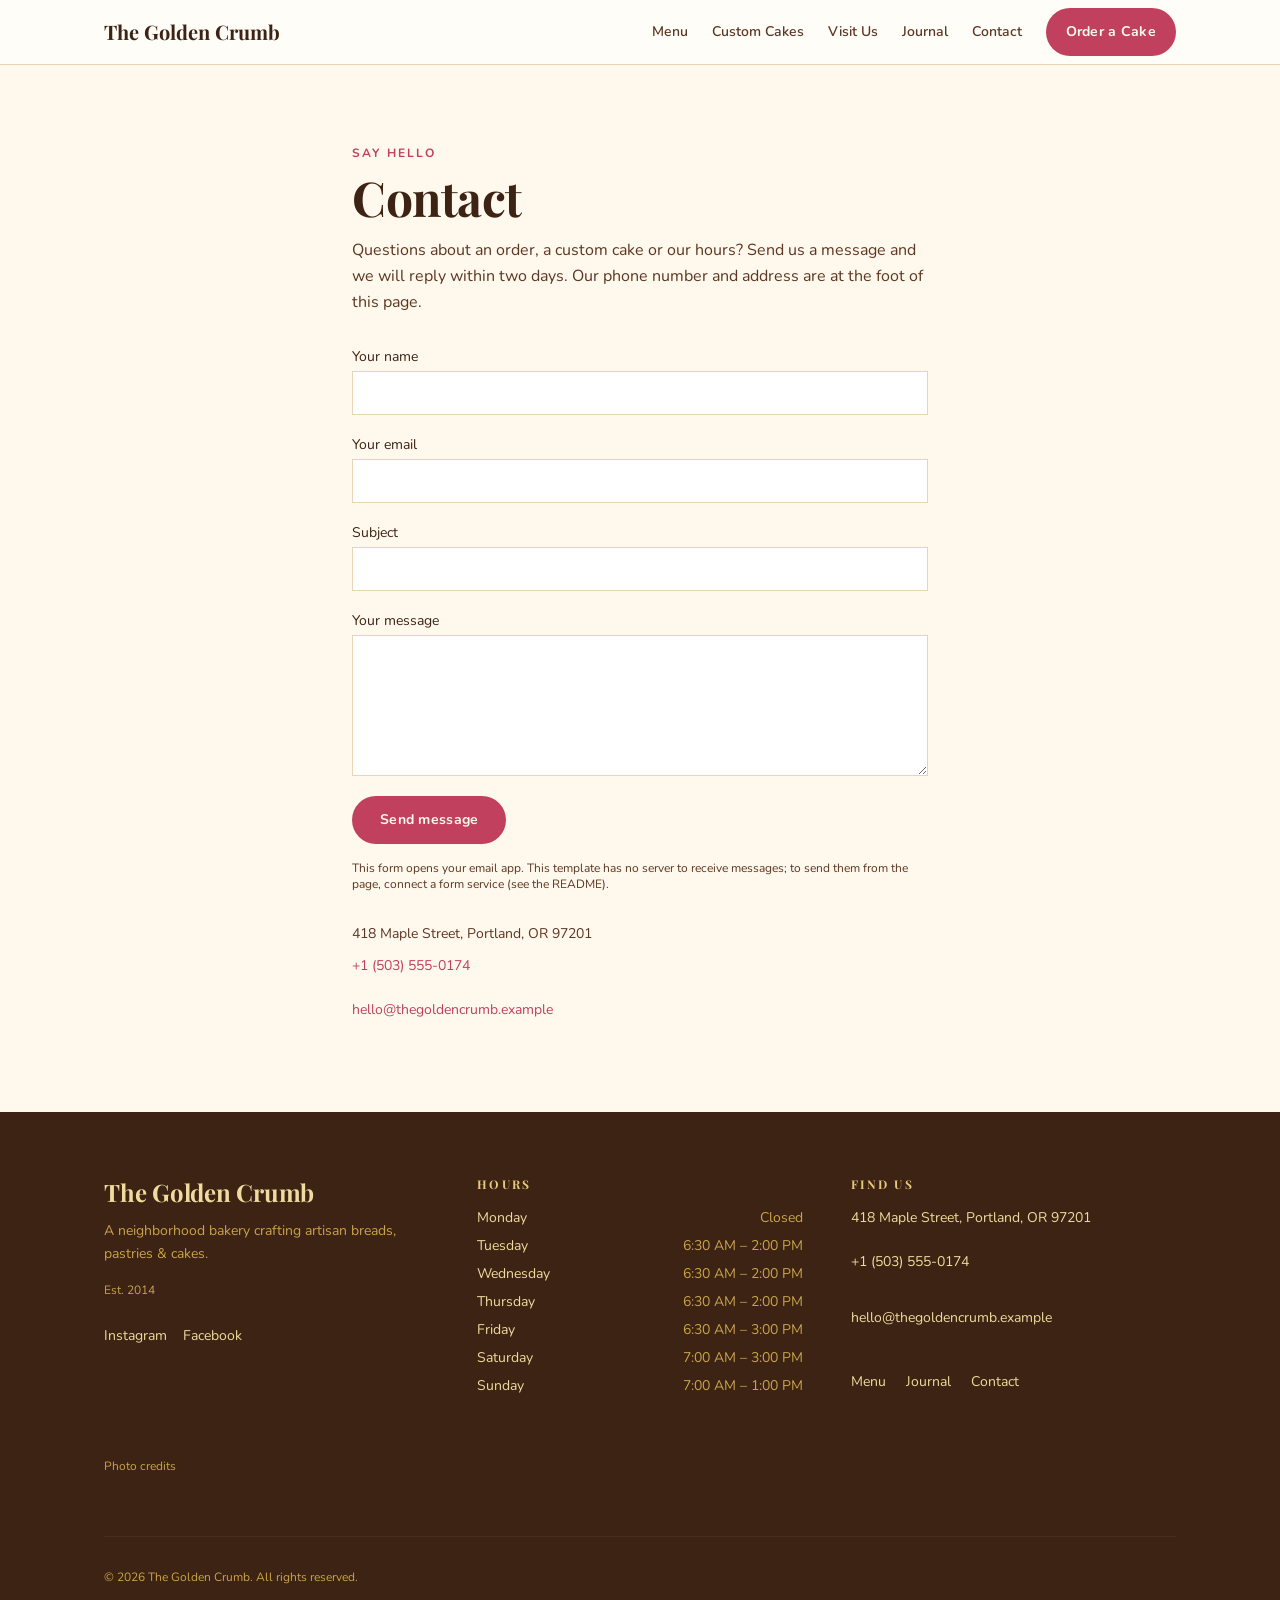
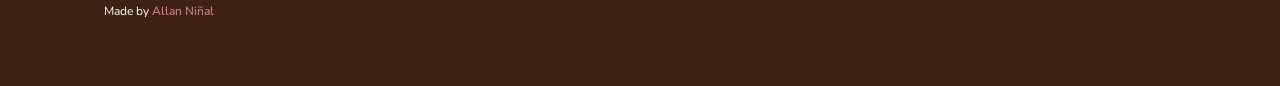
<file: contact/index.html>
<!DOCTYPE html><html lang="en" class="scroll-smooth"> <head><meta charset="utf-8"><meta name="viewport" content="width=device-width, initial-scale=1, viewport-fit=cover"><meta name="theme-color" content="#FFF8EC"><title>Contact — The Golden Crumb</title><meta name="description" content="Write to The Golden Crumb: orders, custom cakes and opening hours."><link rel="canonical" href="https://example.com/contact/"><meta name="robots" content="index, follow"><meta name="author" content="The Golden Crumb"><!-- Open Graph --><meta property="og:title" content="Contact — The Golden Crumb"><meta property="og:description" content="Write to The Golden Crumb: orders, custom cakes and opening hours."><meta property="og:url" content="https://example.com/contact/"><meta property="og:type" content="restaurant.bakery"><meta property="og:site_name" content="The Golden Crumb"><meta property="og:locale" content="en_US"><meta property="og:image" content="https://example.com/og-image.png"><meta property="og:image:type" content="image/png"><meta property="og:image:width" content="1200"><meta property="og:image:height" content="630"><meta property="og:image:alt" content="The Golden Crumb — Artisan Bakery, Portland OR"><!-- Twitter / X --><meta name="twitter:card" content="summary_large_image"><meta name="twitter:site" content="@example"><meta name="twitter:creator" content="@example"><meta name="twitter:title" content="Contact — The Golden Crumb"><meta name="twitter:description" content="Write to The Golden Crumb: orders, custom cakes and opening hours."><meta name="twitter:image" content="https://example.com/og-image.png"><link rel="icon" href="../favicon.svg" type="image/svg+xml"><link rel="apple-touch-icon" href="../favicon.svg"><script type="application/ld+json">{"@context":"https://schema.org","@type":"BreadcrumbList","itemListElement":[{"@type":"ListItem","position":1,"name":"Home","item":"https://example.com/"},{"@type":"ListItem","position":2,"name":"Contact","item":"https://example.com/contact/"}]}</script><link rel="stylesheet" href="../assets/index.BdnQ73Hl.css">
<style>.field[data-astro-cid-ahc3q4vw]{width:100%;min-height:44px;padding:.6rem .75rem;font:inherit;background:#fff;color:var(--color-text);border:1px solid var(--color-border)}.field[data-astro-cid-ahc3q4vw]:focus-visible{outline:2px solid var(--color-accent);outline-offset:2px}
</style></head> <body class="min-h-screen flex flex-col antialiased"> <a href="#main-content" class="sr-only focus:not-sr-only focus:fixed focus:top-4 focus:left-4 focus:z-[100] btn-primary">
Skip to main content
</a> <header style="background-color: var(--color-surface); border-bottom: 1px solid var(--color-border);" class="sticky top-0 z-50" data-astro-cid-ctg3m53h> <div class="container-x" data-astro-cid-ctg3m53h> <div class="flex items-center justify-between h-16 gap-4" data-astro-cid-ctg3m53h> <!-- Logo --> <a href="../index.html" class="flex-shrink-0 group inline-flex items-center" style="min-height: 44px;" aria-label="The Golden Crumb — home" data-astro-cid-ctg3m53h> <span class="font-display text-lg sm:text-xl font-bold" style="color: var(--color-text);" data-astro-cid-ctg3m53h>
The Golden Crumb
</span> </a> <!-- Desktop nav --> <nav aria-label="Main navigation" class="hidden md:flex items-center gap-2" data-astro-cid-ctg3m53h> <a href="../menu/index.html" class="nav-link" style="min-height: 44px; display: inline-flex; align-items: center; padding: 0 0.5rem;" data-astro-cid-ctg3m53h>Menu</a><a href="../index.html#order" class="nav-link" style="min-height: 44px; display: inline-flex; align-items: center; padding: 0 0.5rem;" data-astro-cid-ctg3m53h>Custom Cakes</a><a href="../index.html#hours" class="nav-link" style="min-height: 44px; display: inline-flex; align-items: center; padding: 0 0.5rem;" data-astro-cid-ctg3m53h>Visit Us</a><a href="../journal/index.html" class="nav-link" style="min-height: 44px; display: inline-flex; align-items: center; padding: 0 0.5rem;" data-astro-cid-ctg3m53h>Journal</a><a href="./index.html" class="nav-link" style="min-height: 44px; display: inline-flex; align-items: center; padding: 0 0.5rem;" data-astro-cid-ctg3m53h>Contact</a> <a href="../index.html#order" class="btn-primary text-sm px-5 ml-2" data-astro-cid-ctg3m53h>Order a Cake</a> </nav> <!-- Phone: menu and order button (no JavaScript) --> <div class="md:hidden flex items-center gap-2" data-astro-cid-ctg3m53h> <details class="mobile-menu" data-astro-cid-ctg3m53h> <summary aria-label="Menu" data-astro-cid-ctg3m53h>Menu</summary> <nav aria-label="Mobile navigation" data-astro-cid-ctg3m53h> <a href="../menu/index.html" data-astro-cid-ctg3m53h>Menu</a><a href="../index.html#order" data-astro-cid-ctg3m53h>Custom Cakes</a><a href="../index.html#hours" data-astro-cid-ctg3m53h>Visit Us</a><a href="../journal/index.html" data-astro-cid-ctg3m53h>Journal</a><a href="./index.html" data-astro-cid-ctg3m53h>Contact</a> </nav> </details> <a href="../index.html#order" class="btn-primary text-sm px-4 whitespace-nowrap" style="min-height: 44px; padding-top: 0.5rem; padding-bottom: 0.5rem;" data-astro-cid-ctg3m53h>Order a Cake</a> </div> </div> </div> </header>  <main id="main-content" class="flex-1">  <section class="container-x py-16 md:py-20" aria-labelledby="contact-heading" data-astro-cid-ahc3q4vw> <div class="max-w-xl mx-auto" data-astro-cid-ahc3q4vw> <p class="eyebrow mb-3" data-astro-cid-ahc3q4vw>Say hello</p> <h1 id="contact-heading" class="font-display text-4xl md:text-5xl" style="color: var(--color-text);" data-astro-cid-ahc3q4vw>Contact</h1> <p class="mt-4 text-base font-sans leading-relaxed" style="color: var(--color-text-muted);" data-astro-cid-ahc3q4vw>Questions about an order, a custom cake or our hours? Send us a message and we will reply within two days. Our phone number and address are at the foot of this page.</p> <!--
        No back end. This form opens the visitor's email app, addressed to the
        address below. To send messages from the page itself, point `action` at a
        form service (Formspree, Formspark, Web3Forms, Netlify Forms...), remove
        enctype, and set method="post" as that service describes.
      --> <form action="mailto:hello@thegoldencrumb.example" method="post" enctype="text/plain" class="mt-8 grid gap-5" data-astro-cid-ahc3q4vw> <label class="grid gap-1 text-sm font-sans" style="color: var(--color-text);" data-astro-cid-ahc3q4vw>Your name
<input type="text" name="name" required autocomplete="name" class="field" data-astro-cid-ahc3q4vw> </label> <label class="grid gap-1 text-sm font-sans" style="color: var(--color-text);" data-astro-cid-ahc3q4vw>Your email
<input type="email" name="email" required autocomplete="email" class="field" data-astro-cid-ahc3q4vw> </label> <label class="grid gap-1 text-sm font-sans" style="color: var(--color-text);" data-astro-cid-ahc3q4vw>Subject
<input type="text" name="subject" class="field" data-astro-cid-ahc3q4vw> </label> <label class="grid gap-1 text-sm font-sans" style="color: var(--color-text);" data-astro-cid-ahc3q4vw>Your message
<textarea name="message" rows="6" required class="field" data-astro-cid-ahc3q4vw></textarea> </label> <div data-astro-cid-ahc3q4vw><button type="submit" class="btn-primary" data-astro-cid-ahc3q4vw>Send message</button></div> </form> <p class="mt-4 text-xs font-sans" style="color: var(--color-text-muted);" data-astro-cid-ahc3q4vw>
This form opens your email app. This template has no server to receive messages; to send them from the page, connect a form service (see the README).
</p> <address class="not-italic mt-8 text-sm font-sans" style="color: var(--color-text-muted);" data-astro-cid-ahc3q4vw> 418 Maple Street, Portland, OR 97201<br data-astro-cid-ahc3q4vw> <a href="tel:+15035550174" style="color: var(--color-accent); display: inline-block; padding: 0.75rem 0;" data-astro-cid-ahc3q4vw>+1 (503) 555-0174</a><br data-astro-cid-ahc3q4vw> <a href="mailto:hello@thegoldencrumb.example" style="color: var(--color-accent); display: inline-block; padding: 0.75rem 0;" data-astro-cid-ahc3q4vw>hello@thegoldencrumb.example</a> </address> </div> </section>  </main> <footer style="background-color: var(--color-cocoa-bg); color: var(--color-surface);" class="mt-0" data-astro-cid-gcn2mc3v> <div class="container-x py-16" data-astro-cid-gcn2mc3v> <div class="grid grid-cols-1 md:grid-cols-3 gap-12" data-astro-cid-gcn2mc3v> <!-- Brand --> <div data-astro-cid-gcn2mc3v> <h2 class="font-display text-2xl mb-3" style="color: var(--color-wheat-light); font-weight: 700;" data-astro-cid-gcn2mc3v>
The Golden Crumb
</h2> <p class="text-sm leading-relaxed mb-4" style="color: #C9A44A;" data-astro-cid-gcn2mc3v> A neighborhood bakery crafting artisan breads, pastries &amp; cakes. </p> <p class="text-xs" style="color: #C9A44A;" data-astro-cid-gcn2mc3v>Est. 2014</p> <!-- Socials --> <div class="flex gap-4 mt-4" data-astro-cid-gcn2mc3v> <a href="https://instagram.com/thegoldencrumb" target="_blank" rel="noopener noreferrer" class="text-sm hover:opacity-80 transition-opacity" style="color: var(--color-wheat-light); min-height: 44px; display: inline-flex; align-items: center;" aria-label="Instagram" data-astro-cid-gcn2mc3v>
Instagram
</a> <a href="https://facebook.com/thegoldencrumb" target="_blank" rel="noopener noreferrer" class="text-sm hover:opacity-80 transition-opacity" style="color: var(--color-wheat-light); min-height: 44px; display: inline-flex; align-items: center;" aria-label="Facebook" data-astro-cid-gcn2mc3v>
Facebook
</a> </div> </div> <!-- Hours (abbreviated) --> <div data-astro-cid-gcn2mc3v> <h2 class="text-xs font-bold uppercase tracking-widest mb-4" style="color: var(--color-wheat); letter-spacing: 0.18em;" data-astro-cid-gcn2mc3v>
Hours
</h2> <nav aria-label="Footer navigation" data-astro-cid-gcn2mc3v> <ul class="space-y-2" data-astro-cid-gcn2mc3v> <li class="flex justify-between text-sm gap-4" style="color: #C9A44A;" data-astro-cid-gcn2mc3v> <span style="color: var(--color-wheat-light);" data-astro-cid-gcn2mc3v>Monday</span> <span data-astro-cid-gcn2mc3v>Closed</span> </li><li class="flex justify-between text-sm gap-4" style="color: #C9A44A;" data-astro-cid-gcn2mc3v> <span style="color: var(--color-wheat-light);" data-astro-cid-gcn2mc3v>Tuesday</span> <span data-astro-cid-gcn2mc3v>6:30 AM – 2:00 PM</span> </li><li class="flex justify-between text-sm gap-4" style="color: #C9A44A;" data-astro-cid-gcn2mc3v> <span style="color: var(--color-wheat-light);" data-astro-cid-gcn2mc3v>Wednesday</span> <span data-astro-cid-gcn2mc3v>6:30 AM – 2:00 PM</span> </li><li class="flex justify-between text-sm gap-4" style="color: #C9A44A;" data-astro-cid-gcn2mc3v> <span style="color: var(--color-wheat-light);" data-astro-cid-gcn2mc3v>Thursday</span> <span data-astro-cid-gcn2mc3v>6:30 AM – 2:00 PM</span> </li><li class="flex justify-between text-sm gap-4" style="color: #C9A44A;" data-astro-cid-gcn2mc3v> <span style="color: var(--color-wheat-light);" data-astro-cid-gcn2mc3v>Friday</span> <span data-astro-cid-gcn2mc3v>6:30 AM – 3:00 PM</span> </li><li class="flex justify-between text-sm gap-4" style="color: #C9A44A;" data-astro-cid-gcn2mc3v> <span style="color: var(--color-wheat-light);" data-astro-cid-gcn2mc3v>Saturday</span> <span data-astro-cid-gcn2mc3v>7:00 AM – 3:00 PM</span> </li><li class="flex justify-between text-sm gap-4" style="color: #C9A44A;" data-astro-cid-gcn2mc3v> <span style="color: var(--color-wheat-light);" data-astro-cid-gcn2mc3v>Sunday</span> <span data-astro-cid-gcn2mc3v>7:00 AM – 1:00 PM</span> </li> </ul> </nav> </div> <!-- Contact --> <div data-astro-cid-gcn2mc3v> <h2 class="text-xs font-bold uppercase tracking-widest mb-4" style="color: var(--color-wheat); letter-spacing: 0.18em;" data-astro-cid-gcn2mc3v>
Find Us
</h2> <address class="not-italic space-y-3 text-sm" style="color: #C9A44A;" data-astro-cid-gcn2mc3v> <p style="color: var(--color-wheat-light);" data-astro-cid-gcn2mc3v>418 Maple Street, Portland, OR 97201</p> <p data-astro-cid-gcn2mc3v> <a href="tel:+1 (503) 555-0174" class="hover:opacity-80 transition-opacity" style="color: var(--color-wheat-light); min-height: 44px; display: inline-flex; align-items: center;" data-astro-cid-gcn2mc3v> +1 (503) 555-0174 </a> </p> <p data-astro-cid-gcn2mc3v> <a href="mailto:hello@thegoldencrumb.example" class="hover:opacity-80 transition-opacity" style="color: var(--color-wheat-light); min-height: 44px; display: inline-flex; align-items: center;" data-astro-cid-gcn2mc3v> hello@thegoldencrumb.example </a> </p> </address> <nav aria-label="Pages" class="mt-5 text-sm flex flex-wrap gap-x-5" data-astro-cid-gcn2mc3v> <a href="../menu/index.html" class="hover:opacity-80" style="color: var(--color-wheat-light); min-height: 44px; display: inline-flex; align-items: center;" data-astro-cid-gcn2mc3v>Menu</a> <a href="../journal/index.html" class="hover:opacity-80" style="color: var(--color-wheat-light); min-height: 44px; display: inline-flex; align-items: center;" data-astro-cid-gcn2mc3v>Journal</a> <a href="./index.html" class="hover:opacity-80" style="color: var(--color-wheat-light); min-height: 44px; display: inline-flex; align-items: center;" data-astro-cid-gcn2mc3v>Contact</a> </nav> </div> </div> <!-- Photo credits. Required while you use the demo photos (Unsplash asks for
         the photographer and a link). Delete this whole <details> block once you
         have replaced the photos with your own. --> <details class="mt-10 text-xs" style="color: #C9A44A;" data-photo-credits data-astro-cid-gcn2mc3v> <summary style="cursor: pointer; min-height: 44px; display: flex; align-items: center;" data-astro-cid-gcn2mc3v>Photo credits</summary> <p class="mt-2" data-astro-cid-gcn2mc3v>
Demo photographs from <a href="https://unsplash.com/?utm_source=allanninal_dev&utm_medium=referral" style="color: var(--color-wheat-light); text-decoration: underline;" data-astro-cid-gcn2mc3v>Unsplash</a>. Replace them, and these credits, with your own before launch.
</p> <ul class="mt-2 space-y-1" data-astro-cid-gcn2mc3v> <li data-astro-cid-gcn2mc3v>Fresh loaves filling the bakery: Photo by <a href="https://unsplash.com/@nekoburro?utm_source=allanninal_dev&utm_medium=referral" style="color: var(--color-wheat-light); text-decoration: underline;" data-astro-cid-gcn2mc3v>Ines Iachelini</a> on <a href="https://unsplash.com/photos/assortment-of-fresh-baked-breads-in-wicker-baskets-va95n2gZ43E?utm_source=allanninal_dev&utm_medium=referral" style="color: var(--color-wheat-light); text-decoration: underline;" data-astro-cid-gcn2mc3v>Unsplash</a></li><li data-astro-cid-gcn2mc3v>Country Sourdough: Photo by <a href="https://unsplash.com/@benostein?utm_source=allanninal_dev&utm_medium=referral" style="color: var(--color-wheat-light); text-decoration: underline;" data-astro-cid-gcn2mc3v>Ben Stein</a> on <a href="https://unsplash.com/photos/NPYmhef4kX4?utm_source=allanninal_dev&utm_medium=referral" style="color: var(--color-wheat-light); text-decoration: underline;" data-astro-cid-gcn2mc3v>Unsplash</a></li><li data-astro-cid-gcn2mc3v>Butter Croissants: Photo by <a href="https://unsplash.com/@vakerbv?utm_source=allanninal_dev&utm_medium=referral" style="color: var(--color-wheat-light); text-decoration: underline;" data-astro-cid-gcn2mc3v>Vadim Babenko</a> on <a href="https://unsplash.com/photos/G45tO-hLoNY?utm_source=allanninal_dev&utm_medium=referral" style="color: var(--color-wheat-light); text-decoration: underline;" data-astro-cid-gcn2mc3v>Unsplash</a></li><li data-astro-cid-gcn2mc3v>Strawberry Layer Cake: Photo by <a href="https://unsplash.com/@vickyng?utm_source=allanninal_dev&utm_medium=referral" style="color: var(--color-wheat-light); text-decoration: underline;" data-astro-cid-gcn2mc3v>Vicky Ng</a> on <a href="https://unsplash.com/photos/white-and-red-strawberry-cake--qQlfYB7pqM?utm_source=allanninal_dev&utm_medium=referral" style="color: var(--color-wheat-light); text-decoration: underline;" data-astro-cid-gcn2mc3v>Unsplash</a></li><li data-astro-cid-gcn2mc3v>Pastry Case: Photo by <a href="https://unsplash.com/@peacecreativestudio?utm_source=allanninal_dev&utm_medium=referral" style="color: var(--color-wheat-light); text-decoration: underline;" data-astro-cid-gcn2mc3v>Peace Creative</a> on <a href="https://unsplash.com/photos/pVY9k8pzTzM?utm_source=allanninal_dev&utm_medium=referral" style="color: var(--color-wheat-light); text-decoration: underline;" data-astro-cid-gcn2mc3v>Unsplash</a></li><li data-astro-cid-gcn2mc3v>Rosemary Focaccia: Photo by <a href="https://unsplash.com/@diegoarenasderodrigo?utm_source=allanninal_dev&utm_medium=referral" style="color: var(--color-wheat-light); text-decoration: underline;" data-astro-cid-gcn2mc3v>Diego Arenas de Rodrigo</a> on <a href="https://unsplash.com/photos/kHA6fraZzhI?utm_source=allanninal_dev&utm_medium=referral" style="color: var(--color-wheat-light); text-decoration: underline;" data-astro-cid-gcn2mc3v>Unsplash</a></li><li data-astro-cid-gcn2mc3v>The Bakery: Photo by <a href="https://unsplash.com/@adrienolichon?utm_source=allanninal_dev&utm_medium=referral" style="color: var(--color-wheat-light); text-decoration: underline;" data-astro-cid-gcn2mc3v>Adrien Olichon</a> on <a href="https://unsplash.com/photos/gvWGbG4uiKI?utm_source=allanninal_dev&utm_medium=referral" style="color: var(--color-wheat-light); text-decoration: underline;" data-astro-cid-gcn2mc3v>Unsplash</a></li> </ul> </details> <!-- Bottom bar --> <div class="mt-12 pt-8 flex flex-col sm:flex-row sm:justify-between gap-3 text-xs" style="border-top: 1px solid #4A2C1C; color: #C9A44A;" data-astro-cid-gcn2mc3v> <p data-astro-cid-gcn2mc3v>&copy; 2026 The Golden Crumb. All rights reserved.</p> </div>  <p class="maker-credit" data-maker-credit="1" data-astro-cid-gcn2mc3v>Made by <a href="https://www.linkedin.com/in/allanninal/" data-maker-credit="1" target="_blank" rel="noopener noreferrer" data-astro-cid-gcn2mc3v>Allan Ni&ntilde;al</a></p> </div> </footer>   </body></html>
</file>
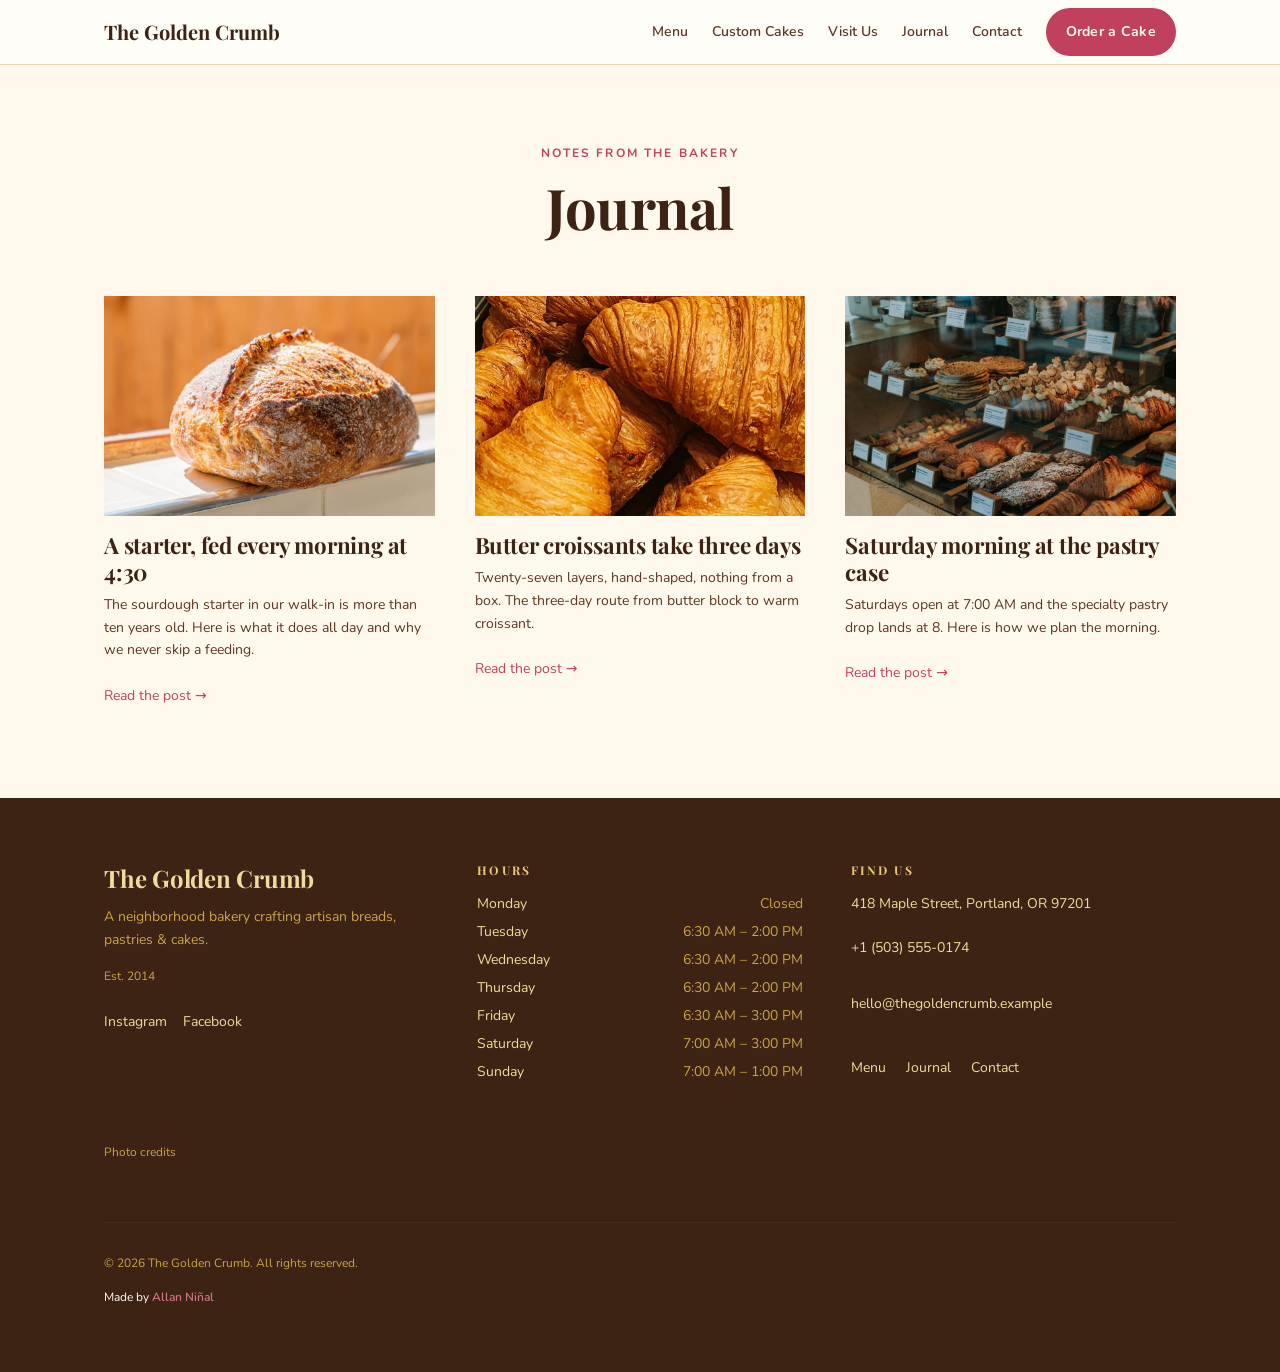
<file: journal/index.html>
<!DOCTYPE html><html lang="en" class="scroll-smooth"> <head><meta charset="utf-8"><meta name="viewport" content="width=device-width, initial-scale=1, viewport-fit=cover"><meta name="theme-color" content="#FFF8EC"><title>Journal — The Golden Crumb</title><meta name="description" content="Notes from the bakery at The Golden Crumb: breads, pastries, cakes and the ovens."><link rel="canonical" href="https://example.com/journal/"><meta name="robots" content="index, follow"><meta name="author" content="The Golden Crumb"><!-- Open Graph --><meta property="og:title" content="Journal — The Golden Crumb"><meta property="og:description" content="Notes from the bakery at The Golden Crumb: breads, pastries, cakes and the ovens."><meta property="og:url" content="https://example.com/journal/"><meta property="og:type" content="restaurant.bakery"><meta property="og:site_name" content="The Golden Crumb"><meta property="og:locale" content="en_US"><meta property="og:image" content="https://example.com/og-image.png"><meta property="og:image:type" content="image/png"><meta property="og:image:width" content="1200"><meta property="og:image:height" content="630"><meta property="og:image:alt" content="The Golden Crumb — Artisan Bakery, Portland OR"><!-- Twitter / X --><meta name="twitter:card" content="summary_large_image"><meta name="twitter:site" content="@example"><meta name="twitter:creator" content="@example"><meta name="twitter:title" content="Journal — The Golden Crumb"><meta name="twitter:description" content="Notes from the bakery at The Golden Crumb: breads, pastries, cakes and the ovens."><meta name="twitter:image" content="https://example.com/og-image.png"><link rel="icon" href="../favicon.svg" type="image/svg+xml"><link rel="apple-touch-icon" href="../favicon.svg"><script type="application/ld+json">{"@context":"https://schema.org","@type":"BreadcrumbList","itemListElement":[{"@type":"ListItem","position":1,"name":"Home","item":"https://example.com/"},{"@type":"ListItem","position":2,"name":"Journal","item":"https://example.com/journal/"}]}</script><link rel="stylesheet" href="../assets/index.BdnQ73Hl.css"></head> <body class="min-h-screen flex flex-col antialiased"> <a href="#main-content" class="sr-only focus:not-sr-only focus:fixed focus:top-4 focus:left-4 focus:z-[100] btn-primary">
Skip to main content
</a> <header style="background-color: var(--color-surface); border-bottom: 1px solid var(--color-border);" class="sticky top-0 z-50" data-astro-cid-ctg3m53h> <div class="container-x" data-astro-cid-ctg3m53h> <div class="flex items-center justify-between h-16 gap-4" data-astro-cid-ctg3m53h> <!-- Logo --> <a href="../index.html" class="flex-shrink-0 group inline-flex items-center" style="min-height: 44px;" aria-label="The Golden Crumb — home" data-astro-cid-ctg3m53h> <span class="font-display text-lg sm:text-xl font-bold" style="color: var(--color-text);" data-astro-cid-ctg3m53h>
The Golden Crumb
</span> </a> <!-- Desktop nav --> <nav aria-label="Main navigation" class="hidden md:flex items-center gap-2" data-astro-cid-ctg3m53h> <a href="../menu/index.html" class="nav-link" style="min-height: 44px; display: inline-flex; align-items: center; padding: 0 0.5rem;" data-astro-cid-ctg3m53h>Menu</a><a href="../index.html#order" class="nav-link" style="min-height: 44px; display: inline-flex; align-items: center; padding: 0 0.5rem;" data-astro-cid-ctg3m53h>Custom Cakes</a><a href="../index.html#hours" class="nav-link" style="min-height: 44px; display: inline-flex; align-items: center; padding: 0 0.5rem;" data-astro-cid-ctg3m53h>Visit Us</a><a href="./index.html" class="nav-link" style="min-height: 44px; display: inline-flex; align-items: center; padding: 0 0.5rem;" data-astro-cid-ctg3m53h>Journal</a><a href="../contact/index.html" class="nav-link" style="min-height: 44px; display: inline-flex; align-items: center; padding: 0 0.5rem;" data-astro-cid-ctg3m53h>Contact</a> <a href="../index.html#order" class="btn-primary text-sm px-5 ml-2" data-astro-cid-ctg3m53h>Order a Cake</a> </nav> <!-- Phone: menu and order button (no JavaScript) --> <div class="md:hidden flex items-center gap-2" data-astro-cid-ctg3m53h> <details class="mobile-menu" data-astro-cid-ctg3m53h> <summary aria-label="Menu" data-astro-cid-ctg3m53h>Menu</summary> <nav aria-label="Mobile navigation" data-astro-cid-ctg3m53h> <a href="../menu/index.html" data-astro-cid-ctg3m53h>Menu</a><a href="../index.html#order" data-astro-cid-ctg3m53h>Custom Cakes</a><a href="../index.html#hours" data-astro-cid-ctg3m53h>Visit Us</a><a href="./index.html" data-astro-cid-ctg3m53h>Journal</a><a href="../contact/index.html" data-astro-cid-ctg3m53h>Contact</a> </nav> </details> <a href="../index.html#order" class="btn-primary text-sm px-4 whitespace-nowrap" style="min-height: 44px; padding-top: 0.5rem; padding-bottom: 0.5rem;" data-astro-cid-ctg3m53h>Order a Cake</a> </div> </div> </div> </header>  <main id="main-content" class="flex-1">  <section class="container-x py-16 md:py-20" aria-labelledby="journal-heading"> <div class="text-center max-w-xl mx-auto mb-14"> <p class="eyebrow mb-3">Notes from the bakery</p> <h1 id="journal-heading" class="font-display font-semibold" style="font-size: clamp(2.25rem, 5vw, 3.5rem); color: var(--color-text);">Journal</h1> </div> <div class="grid gap-10 md:grid-cols-3"> <article> <a href="./a-starter-fed-every-morning/index.html" style="text-decoration: none; color: inherit; display: block;"> <img src="../images/gallery/sourdough.jpg" alt="A rustic sourdough country loaf with scored wheat pattern, golden crust, on a wooden board" width="1000" height="750" loading="lazy" decoding="async" class="w-full object-cover" style="height: 220px;"> <h2 class="font-display font-semibold mt-4" style="font-size: 1.4rem; color: var(--color-text);">A starter, fed every morning at 4:30</h2> </a> <p class="mt-2 text-sm font-sans leading-relaxed" style="color: var(--color-text-muted);">The sourdough starter in our walk-in is more than ten years old. Here is what it does all day and why we never skip a feeding.</p> <a href="./a-starter-fed-every-morning/index.html" class="inline-block mt-3 text-sm font-sans font-medium" style="color: var(--color-accent); min-height: 44px; line-height: 44px;">Read the post<span class="sr-only">: A starter, fed every morning at 4:30</span> &rarr;</a> </article><article> <a href="./butter-croissants-take-three-days/index.html" style="text-decoration: none; color: inherit; display: block;"> <img src="../images/gallery/croissants.jpg" alt="Fresh butter croissants stacked on a white marble slab" width="1000" height="750" loading="lazy" decoding="async" class="w-full object-cover" style="height: 220px;"> <h2 class="font-display font-semibold mt-4" style="font-size: 1.4rem; color: var(--color-text);">Butter croissants take three days</h2> </a> <p class="mt-2 text-sm font-sans leading-relaxed" style="color: var(--color-text-muted);">Twenty-seven layers, hand-shaped, nothing from a box. The three-day route from butter block to warm croissant.</p> <a href="./butter-croissants-take-three-days/index.html" class="inline-block mt-3 text-sm font-sans font-medium" style="color: var(--color-accent); min-height: 44px; line-height: 44px;">Read the post<span class="sr-only">: Butter croissants take three days</span> &rarr;</a> </article><article> <a href="./saturday-morning-at-the-pastry-case/index.html" style="text-decoration: none; color: inherit; display: block;"> <img src="../images/gallery/pastry-case.jpg" alt="Morning pastry case with croissants, Danishes, and morning buns in warm light" width="1000" height="750" loading="lazy" decoding="async" class="w-full object-cover" style="height: 220px;"> <h2 class="font-display font-semibold mt-4" style="font-size: 1.4rem; color: var(--color-text);">Saturday morning at the pastry case</h2> </a> <p class="mt-2 text-sm font-sans leading-relaxed" style="color: var(--color-text-muted);">Saturdays open at 7:00 AM and the specialty pastry drop lands at 8. Here is how we plan the morning.</p> <a href="./saturday-morning-at-the-pastry-case/index.html" class="inline-block mt-3 text-sm font-sans font-medium" style="color: var(--color-accent); min-height: 44px; line-height: 44px;">Read the post<span class="sr-only">: Saturday morning at the pastry case</span> &rarr;</a> </article> </div> </section>  </main> <footer style="background-color: var(--color-cocoa-bg); color: var(--color-surface);" class="mt-0" data-astro-cid-gcn2mc3v> <div class="container-x py-16" data-astro-cid-gcn2mc3v> <div class="grid grid-cols-1 md:grid-cols-3 gap-12" data-astro-cid-gcn2mc3v> <!-- Brand --> <div data-astro-cid-gcn2mc3v> <h2 class="font-display text-2xl mb-3" style="color: var(--color-wheat-light); font-weight: 700;" data-astro-cid-gcn2mc3v>
The Golden Crumb
</h2> <p class="text-sm leading-relaxed mb-4" style="color: #C9A44A;" data-astro-cid-gcn2mc3v> A neighborhood bakery crafting artisan breads, pastries &amp; cakes. </p> <p class="text-xs" style="color: #C9A44A;" data-astro-cid-gcn2mc3v>Est. 2014</p> <!-- Socials --> <div class="flex gap-4 mt-4" data-astro-cid-gcn2mc3v> <a href="https://instagram.com/thegoldencrumb" target="_blank" rel="noopener noreferrer" class="text-sm hover:opacity-80 transition-opacity" style="color: var(--color-wheat-light); min-height: 44px; display: inline-flex; align-items: center;" aria-label="Instagram" data-astro-cid-gcn2mc3v>
Instagram
</a> <a href="https://facebook.com/thegoldencrumb" target="_blank" rel="noopener noreferrer" class="text-sm hover:opacity-80 transition-opacity" style="color: var(--color-wheat-light); min-height: 44px; display: inline-flex; align-items: center;" aria-label="Facebook" data-astro-cid-gcn2mc3v>
Facebook
</a> </div> </div> <!-- Hours (abbreviated) --> <div data-astro-cid-gcn2mc3v> <h2 class="text-xs font-bold uppercase tracking-widest mb-4" style="color: var(--color-wheat); letter-spacing: 0.18em;" data-astro-cid-gcn2mc3v>
Hours
</h2> <nav aria-label="Footer navigation" data-astro-cid-gcn2mc3v> <ul class="space-y-2" data-astro-cid-gcn2mc3v> <li class="flex justify-between text-sm gap-4" style="color: #C9A44A;" data-astro-cid-gcn2mc3v> <span style="color: var(--color-wheat-light);" data-astro-cid-gcn2mc3v>Monday</span> <span data-astro-cid-gcn2mc3v>Closed</span> </li><li class="flex justify-between text-sm gap-4" style="color: #C9A44A;" data-astro-cid-gcn2mc3v> <span style="color: var(--color-wheat-light);" data-astro-cid-gcn2mc3v>Tuesday</span> <span data-astro-cid-gcn2mc3v>6:30 AM – 2:00 PM</span> </li><li class="flex justify-between text-sm gap-4" style="color: #C9A44A;" data-astro-cid-gcn2mc3v> <span style="color: var(--color-wheat-light);" data-astro-cid-gcn2mc3v>Wednesday</span> <span data-astro-cid-gcn2mc3v>6:30 AM – 2:00 PM</span> </li><li class="flex justify-between text-sm gap-4" style="color: #C9A44A;" data-astro-cid-gcn2mc3v> <span style="color: var(--color-wheat-light);" data-astro-cid-gcn2mc3v>Thursday</span> <span data-astro-cid-gcn2mc3v>6:30 AM – 2:00 PM</span> </li><li class="flex justify-between text-sm gap-4" style="color: #C9A44A;" data-astro-cid-gcn2mc3v> <span style="color: var(--color-wheat-light);" data-astro-cid-gcn2mc3v>Friday</span> <span data-astro-cid-gcn2mc3v>6:30 AM – 3:00 PM</span> </li><li class="flex justify-between text-sm gap-4" style="color: #C9A44A;" data-astro-cid-gcn2mc3v> <span style="color: var(--color-wheat-light);" data-astro-cid-gcn2mc3v>Saturday</span> <span data-astro-cid-gcn2mc3v>7:00 AM – 3:00 PM</span> </li><li class="flex justify-between text-sm gap-4" style="color: #C9A44A;" data-astro-cid-gcn2mc3v> <span style="color: var(--color-wheat-light);" data-astro-cid-gcn2mc3v>Sunday</span> <span data-astro-cid-gcn2mc3v>7:00 AM – 1:00 PM</span> </li> </ul> </nav> </div> <!-- Contact --> <div data-astro-cid-gcn2mc3v> <h2 class="text-xs font-bold uppercase tracking-widest mb-4" style="color: var(--color-wheat); letter-spacing: 0.18em;" data-astro-cid-gcn2mc3v>
Find Us
</h2> <address class="not-italic space-y-3 text-sm" style="color: #C9A44A;" data-astro-cid-gcn2mc3v> <p style="color: var(--color-wheat-light);" data-astro-cid-gcn2mc3v>418 Maple Street, Portland, OR 97201</p> <p data-astro-cid-gcn2mc3v> <a href="tel:+1 (503) 555-0174" class="hover:opacity-80 transition-opacity" style="color: var(--color-wheat-light); min-height: 44px; display: inline-flex; align-items: center;" data-astro-cid-gcn2mc3v> +1 (503) 555-0174 </a> </p> <p data-astro-cid-gcn2mc3v> <a href="mailto:hello@thegoldencrumb.example" class="hover:opacity-80 transition-opacity" style="color: var(--color-wheat-light); min-height: 44px; display: inline-flex; align-items: center;" data-astro-cid-gcn2mc3v> hello@thegoldencrumb.example </a> </p> </address> <nav aria-label="Pages" class="mt-5 text-sm flex flex-wrap gap-x-5" data-astro-cid-gcn2mc3v> <a href="../menu/index.html" class="hover:opacity-80" style="color: var(--color-wheat-light); min-height: 44px; display: inline-flex; align-items: center;" data-astro-cid-gcn2mc3v>Menu</a> <a href="./index.html" class="hover:opacity-80" style="color: var(--color-wheat-light); min-height: 44px; display: inline-flex; align-items: center;" data-astro-cid-gcn2mc3v>Journal</a> <a href="../contact/index.html" class="hover:opacity-80" style="color: var(--color-wheat-light); min-height: 44px; display: inline-flex; align-items: center;" data-astro-cid-gcn2mc3v>Contact</a> </nav> </div> </div> <!-- Photo credits. Required while you use the demo photos (Unsplash asks for
         the photographer and a link). Delete this whole <details> block once you
         have replaced the photos with your own. --> <details class="mt-10 text-xs" style="color: #C9A44A;" data-photo-credits data-astro-cid-gcn2mc3v> <summary style="cursor: pointer; min-height: 44px; display: flex; align-items: center;" data-astro-cid-gcn2mc3v>Photo credits</summary> <p class="mt-2" data-astro-cid-gcn2mc3v>
Demo photographs from <a href="https://unsplash.com/?utm_source=allanninal_dev&utm_medium=referral" style="color: var(--color-wheat-light); text-decoration: underline;" data-astro-cid-gcn2mc3v>Unsplash</a>. Replace them, and these credits, with your own before launch.
</p> <ul class="mt-2 space-y-1" data-astro-cid-gcn2mc3v> <li data-astro-cid-gcn2mc3v>Fresh loaves filling the bakery: Photo by <a href="https://unsplash.com/@nekoburro?utm_source=allanninal_dev&utm_medium=referral" style="color: var(--color-wheat-light); text-decoration: underline;" data-astro-cid-gcn2mc3v>Ines Iachelini</a> on <a href="https://unsplash.com/photos/assortment-of-fresh-baked-breads-in-wicker-baskets-va95n2gZ43E?utm_source=allanninal_dev&utm_medium=referral" style="color: var(--color-wheat-light); text-decoration: underline;" data-astro-cid-gcn2mc3v>Unsplash</a></li><li data-astro-cid-gcn2mc3v>Country Sourdough: Photo by <a href="https://unsplash.com/@benostein?utm_source=allanninal_dev&utm_medium=referral" style="color: var(--color-wheat-light); text-decoration: underline;" data-astro-cid-gcn2mc3v>Ben Stein</a> on <a href="https://unsplash.com/photos/NPYmhef4kX4?utm_source=allanninal_dev&utm_medium=referral" style="color: var(--color-wheat-light); text-decoration: underline;" data-astro-cid-gcn2mc3v>Unsplash</a></li><li data-astro-cid-gcn2mc3v>Butter Croissants: Photo by <a href="https://unsplash.com/@vakerbv?utm_source=allanninal_dev&utm_medium=referral" style="color: var(--color-wheat-light); text-decoration: underline;" data-astro-cid-gcn2mc3v>Vadim Babenko</a> on <a href="https://unsplash.com/photos/G45tO-hLoNY?utm_source=allanninal_dev&utm_medium=referral" style="color: var(--color-wheat-light); text-decoration: underline;" data-astro-cid-gcn2mc3v>Unsplash</a></li><li data-astro-cid-gcn2mc3v>Strawberry Layer Cake: Photo by <a href="https://unsplash.com/@vickyng?utm_source=allanninal_dev&utm_medium=referral" style="color: var(--color-wheat-light); text-decoration: underline;" data-astro-cid-gcn2mc3v>Vicky Ng</a> on <a href="https://unsplash.com/photos/white-and-red-strawberry-cake--qQlfYB7pqM?utm_source=allanninal_dev&utm_medium=referral" style="color: var(--color-wheat-light); text-decoration: underline;" data-astro-cid-gcn2mc3v>Unsplash</a></li><li data-astro-cid-gcn2mc3v>Pastry Case: Photo by <a href="https://unsplash.com/@peacecreativestudio?utm_source=allanninal_dev&utm_medium=referral" style="color: var(--color-wheat-light); text-decoration: underline;" data-astro-cid-gcn2mc3v>Peace Creative</a> on <a href="https://unsplash.com/photos/pVY9k8pzTzM?utm_source=allanninal_dev&utm_medium=referral" style="color: var(--color-wheat-light); text-decoration: underline;" data-astro-cid-gcn2mc3v>Unsplash</a></li><li data-astro-cid-gcn2mc3v>Rosemary Focaccia: Photo by <a href="https://unsplash.com/@diegoarenasderodrigo?utm_source=allanninal_dev&utm_medium=referral" style="color: var(--color-wheat-light); text-decoration: underline;" data-astro-cid-gcn2mc3v>Diego Arenas de Rodrigo</a> on <a href="https://unsplash.com/photos/kHA6fraZzhI?utm_source=allanninal_dev&utm_medium=referral" style="color: var(--color-wheat-light); text-decoration: underline;" data-astro-cid-gcn2mc3v>Unsplash</a></li><li data-astro-cid-gcn2mc3v>The Bakery: Photo by <a href="https://unsplash.com/@adrienolichon?utm_source=allanninal_dev&utm_medium=referral" style="color: var(--color-wheat-light); text-decoration: underline;" data-astro-cid-gcn2mc3v>Adrien Olichon</a> on <a href="https://unsplash.com/photos/gvWGbG4uiKI?utm_source=allanninal_dev&utm_medium=referral" style="color: var(--color-wheat-light); text-decoration: underline;" data-astro-cid-gcn2mc3v>Unsplash</a></li> </ul> </details> <!-- Bottom bar --> <div class="mt-12 pt-8 flex flex-col sm:flex-row sm:justify-between gap-3 text-xs" style="border-top: 1px solid #4A2C1C; color: #C9A44A;" data-astro-cid-gcn2mc3v> <p data-astro-cid-gcn2mc3v>&copy; 2026 The Golden Crumb. All rights reserved.</p> </div>  <p class="maker-credit" data-maker-credit="1" data-astro-cid-gcn2mc3v>Made by <a href="https://www.linkedin.com/in/allanninal/" data-maker-credit="1" target="_blank" rel="noopener noreferrer" data-astro-cid-gcn2mc3v>Allan Ni&ntilde;al</a></p> </div> </footer>   </body></html>
</file>
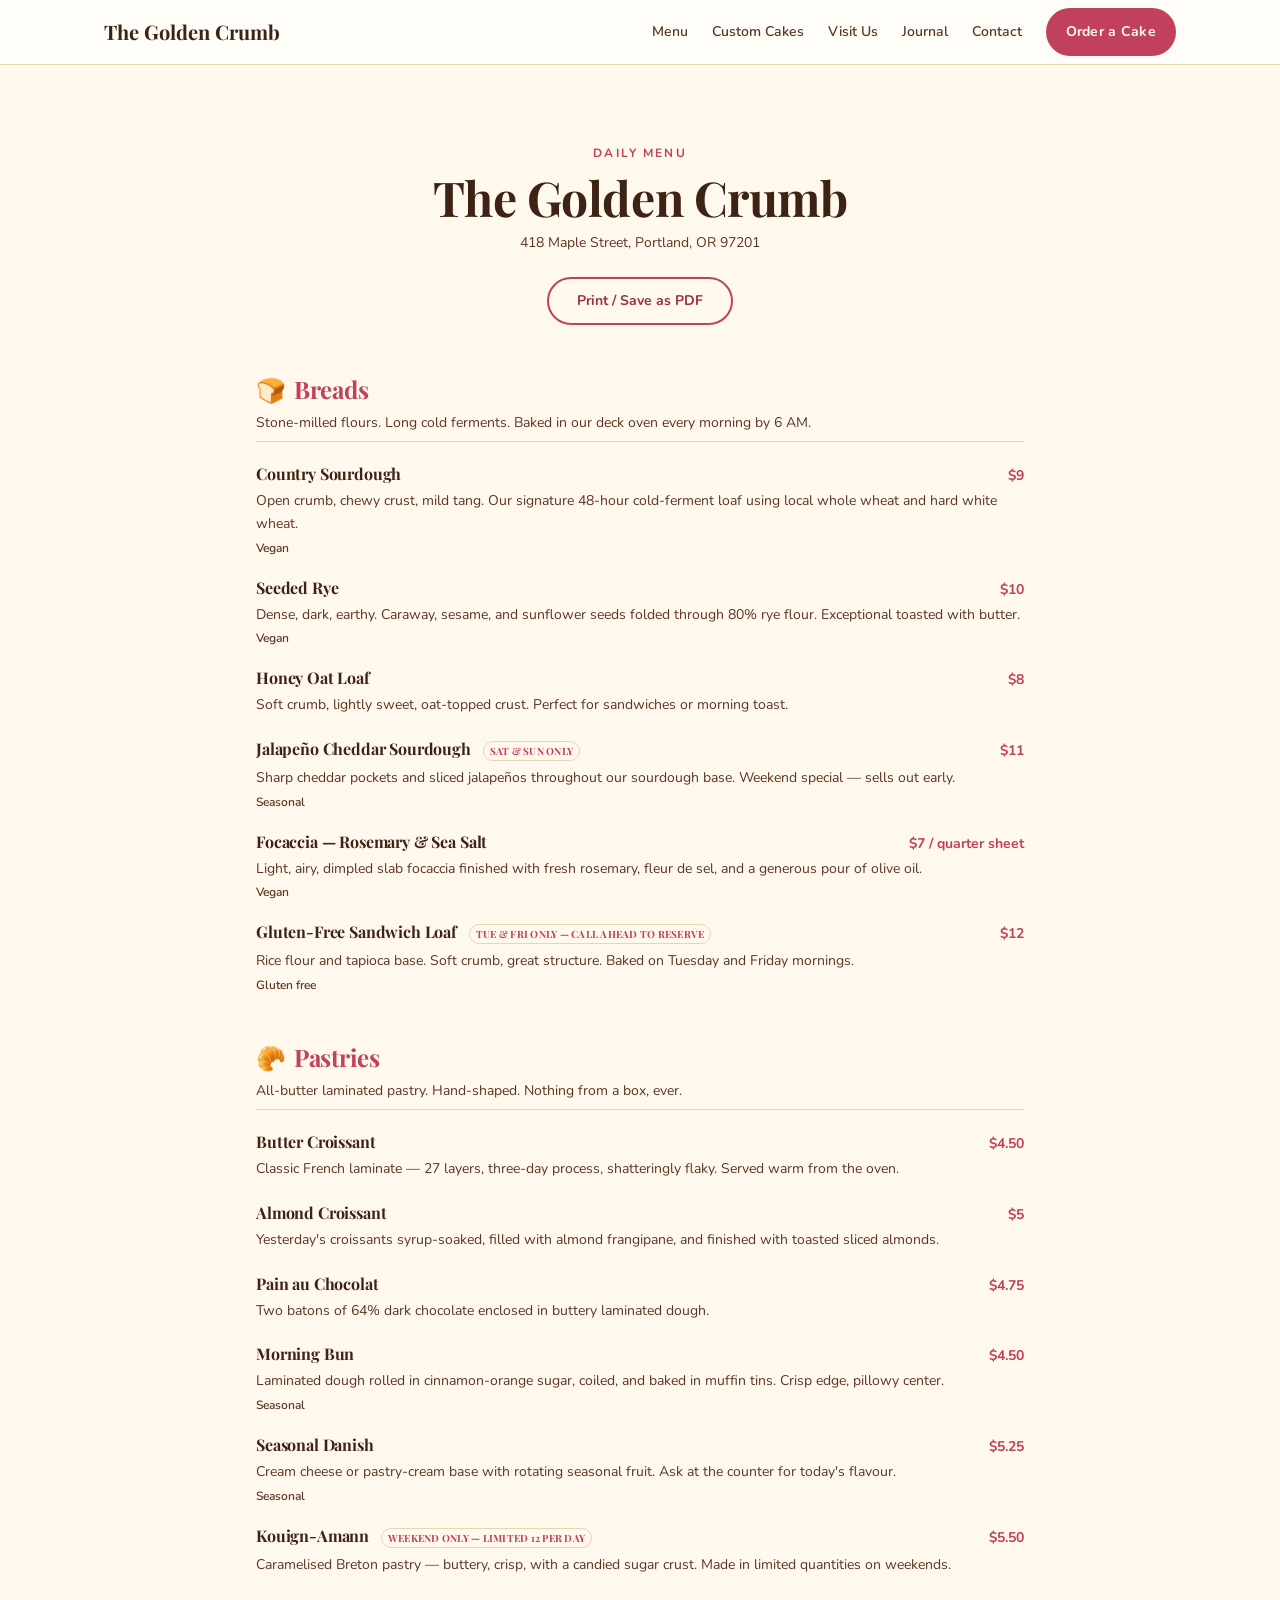
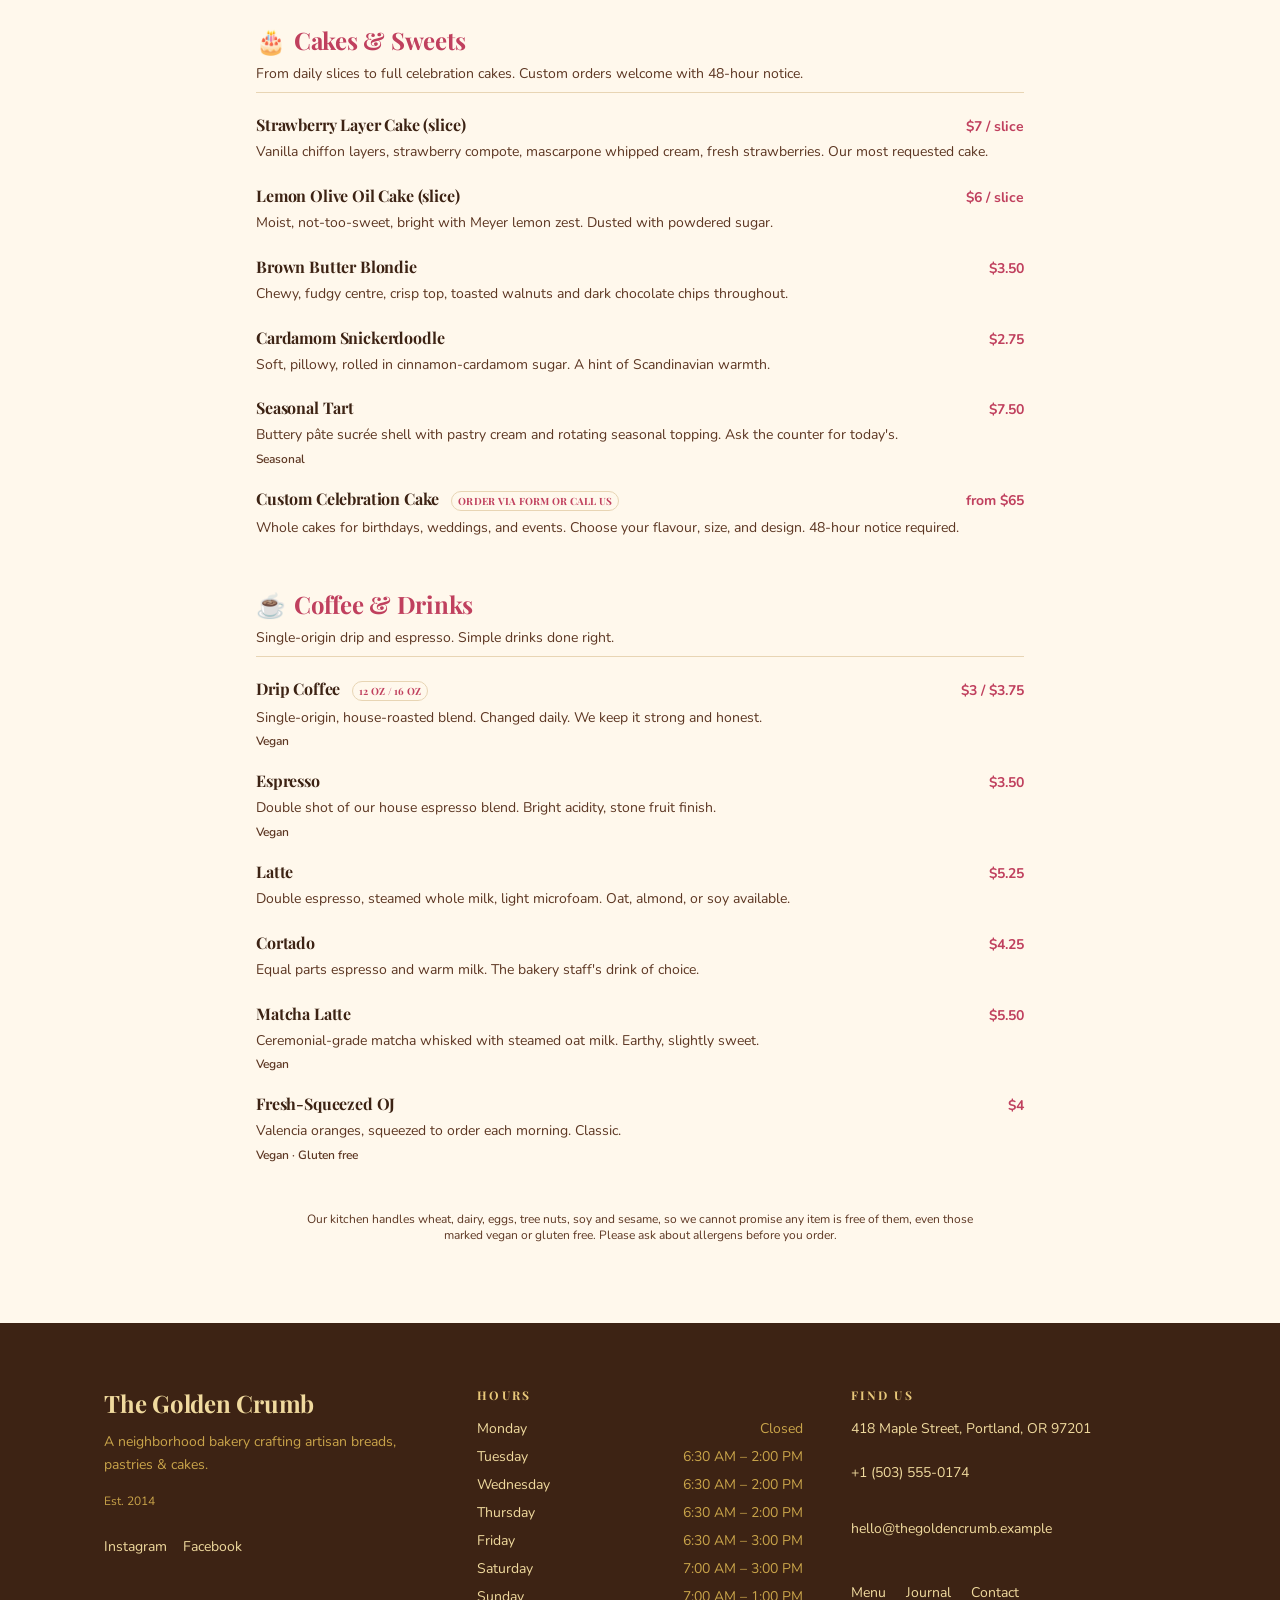
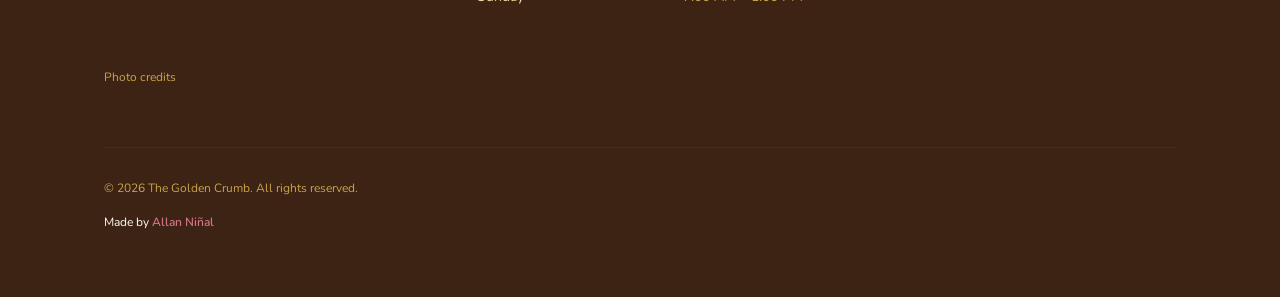
<file: menu/index.html>
<!DOCTYPE html><html lang="en" class="scroll-smooth"> <head><meta charset="utf-8"><meta name="viewport" content="width=device-width, initial-scale=1, viewport-fit=cover"><meta name="theme-color" content="#FFF8EC"><title>Full Menu — The Golden Crumb</title><meta name="description" content="The full bakery menu at The Golden Crumb — breads, pastries, cakes &#38; drinks."><link rel="canonical" href="https://example.com/menu/"><meta name="robots" content="index, follow"><meta name="author" content="The Golden Crumb"><!-- Open Graph --><meta property="og:title" content="Full Menu — The Golden Crumb"><meta property="og:description" content="The full bakery menu at The Golden Crumb — breads, pastries, cakes &#38; drinks."><meta property="og:url" content="https://example.com/menu/"><meta property="og:type" content="restaurant.bakery"><meta property="og:site_name" content="The Golden Crumb"><meta property="og:locale" content="en_US"><meta property="og:image" content="https://example.com/og-image.png"><meta property="og:image:type" content="image/png"><meta property="og:image:width" content="1200"><meta property="og:image:height" content="630"><meta property="og:image:alt" content="The Golden Crumb — Artisan Bakery, Portland OR"><!-- Twitter / X --><meta name="twitter:card" content="summary_large_image"><meta name="twitter:site" content="@example"><meta name="twitter:creator" content="@example"><meta name="twitter:title" content="Full Menu — The Golden Crumb"><meta name="twitter:description" content="The full bakery menu at The Golden Crumb — breads, pastries, cakes &#38; drinks."><meta name="twitter:image" content="https://example.com/og-image.png"><link rel="icon" href="../favicon.svg" type="image/svg+xml"><link rel="apple-touch-icon" href="../favicon.svg"><script type="application/ld+json">{"@context":"https://schema.org","@type":"BreadcrumbList","itemListElement":[{"@type":"ListItem","position":1,"name":"Home","item":"https://example.com/"},{"@type":"ListItem","position":2,"name":"Full Menu","item":"https://example.com/menu/"}]}</script><link rel="stylesheet" href="../assets/index.BdnQ73Hl.css">
<style>@media print{header,footer,aside[aria-label],.no-print[data-astro-cid-o5xiawde]{display:none!important}body{background:#fff!important}.print-menu[data-astro-cid-o5xiawde]{padding-top:0!important}}
</style><script type="module">document.getElementById("print-menu")?.addEventListener("click",()=>window.print());
</script></head> <body class="min-h-screen flex flex-col antialiased"> <a href="#main-content" class="sr-only focus:not-sr-only focus:fixed focus:top-4 focus:left-4 focus:z-[100] btn-primary">
Skip to main content
</a> <header style="background-color: var(--color-surface); border-bottom: 1px solid var(--color-border);" class="sticky top-0 z-50" data-astro-cid-ctg3m53h> <div class="container-x" data-astro-cid-ctg3m53h> <div class="flex items-center justify-between h-16 gap-4" data-astro-cid-ctg3m53h> <!-- Logo --> <a href="../index.html" class="flex-shrink-0 group inline-flex items-center" style="min-height: 44px;" aria-label="The Golden Crumb — home" data-astro-cid-ctg3m53h> <span class="font-display text-lg sm:text-xl font-bold" style="color: var(--color-text);" data-astro-cid-ctg3m53h>
The Golden Crumb
</span> </a> <!-- Desktop nav --> <nav aria-label="Main navigation" class="hidden md:flex items-center gap-2" data-astro-cid-ctg3m53h> <a href="./index.html" class="nav-link" style="min-height: 44px; display: inline-flex; align-items: center; padding: 0 0.5rem;" data-astro-cid-ctg3m53h>Menu</a><a href="../index.html#order" class="nav-link" style="min-height: 44px; display: inline-flex; align-items: center; padding: 0 0.5rem;" data-astro-cid-ctg3m53h>Custom Cakes</a><a href="../index.html#hours" class="nav-link" style="min-height: 44px; display: inline-flex; align-items: center; padding: 0 0.5rem;" data-astro-cid-ctg3m53h>Visit Us</a><a href="../journal/index.html" class="nav-link" style="min-height: 44px; display: inline-flex; align-items: center; padding: 0 0.5rem;" data-astro-cid-ctg3m53h>Journal</a><a href="../contact/index.html" class="nav-link" style="min-height: 44px; display: inline-flex; align-items: center; padding: 0 0.5rem;" data-astro-cid-ctg3m53h>Contact</a> <a href="../index.html#order" class="btn-primary text-sm px-5 ml-2" data-astro-cid-ctg3m53h>Order a Cake</a> </nav> <!-- Phone: menu and order button (no JavaScript) --> <div class="md:hidden flex items-center gap-2" data-astro-cid-ctg3m53h> <details class="mobile-menu" data-astro-cid-ctg3m53h> <summary aria-label="Menu" data-astro-cid-ctg3m53h>Menu</summary> <nav aria-label="Mobile navigation" data-astro-cid-ctg3m53h> <a href="./index.html" data-astro-cid-ctg3m53h>Menu</a><a href="../index.html#order" data-astro-cid-ctg3m53h>Custom Cakes</a><a href="../index.html#hours" data-astro-cid-ctg3m53h>Visit Us</a><a href="../journal/index.html" data-astro-cid-ctg3m53h>Journal</a><a href="../contact/index.html" data-astro-cid-ctg3m53h>Contact</a> </nav> </details> <a href="../index.html#order" class="btn-primary text-sm px-4 whitespace-nowrap" style="min-height: 44px; padding-top: 0.5rem; padding-bottom: 0.5rem;" data-astro-cid-ctg3m53h>Order a Cake</a> </div> </div> </div> </header>  <main id="main-content" class="flex-1">  <section class="container-x py-16 md:py-20 print-menu" aria-labelledby="menu-page-heading" data-astro-cid-o5xiawde> <div class="text-center mb-12" data-astro-cid-o5xiawde> <p class="eyebrow mb-3" data-astro-cid-o5xiawde>Daily Menu</p> <h1 id="menu-page-heading" class="font-display text-4xl md:text-5xl" style="color: var(--color-text); font-weight: 700;" data-astro-cid-o5xiawde>The Golden Crumb</h1> <p class="mt-3 text-sm" style="color: var(--color-text-muted);" data-astro-cid-o5xiawde>418 Maple Street, Portland, OR 97201</p> <button id="print-menu" class="mt-6 no-print btn-ghost text-sm" type="button" data-astro-cid-o5xiawde>Print / Save as PDF</button> </div> <div class="max-w-3xl mx-auto grid gap-12" data-astro-cid-o5xiawde> <section aria-labelledby="menu-breads" data-astro-cid-o5xiawde> <div class="mb-5 pb-2" style="border-bottom: 1px solid var(--color-border);" data-astro-cid-o5xiawde> <h2 id="menu-breads" class="font-display text-2xl font-bold flex items-center gap-2" style="color: var(--color-accent);" data-astro-cid-o5xiawde> <span aria-hidden="true" data-astro-cid-o5xiawde>🍞</span> Breads </h2> <p class="text-sm mt-2" style="color: var(--color-text-muted);" data-astro-cid-o5xiawde>Stone-milled flours. Long cold ferments. Baked in our deck oven every morning by 6 AM.</p> </div> <ul class="grid gap-5 list-none p-0 m-0" role="list" data-astro-cid-o5xiawde> <li data-astro-cid-o5xiawde> <div class="flex items-baseline justify-between gap-4" data-astro-cid-o5xiawde> <h3 class="font-semibold text-base" style="color: var(--color-text);" data-astro-cid-o5xiawde> Country Sourdough  </h3> <span class="font-bold tabular-nums shrink-0 text-sm" style="color: var(--color-accent);" data-astro-cid-o5xiawde>$9</span> </div> <p class="text-sm mt-1 leading-relaxed" style="color: var(--color-text-muted);" data-astro-cid-o5xiawde>Open crumb, chewy crust, mild tang. Our signature 48-hour cold-ferment loaf using local whole wheat and hard white wheat.</p> <p class="text-xs mt-1 font-semibold" style="color: var(--color-text-muted);" data-astro-cid-o5xiawde>Vegan</p> </li><li data-astro-cid-o5xiawde> <div class="flex items-baseline justify-between gap-4" data-astro-cid-o5xiawde> <h3 class="font-semibold text-base" style="color: var(--color-text);" data-astro-cid-o5xiawde> Seeded Rye  </h3> <span class="font-bold tabular-nums shrink-0 text-sm" style="color: var(--color-accent);" data-astro-cid-o5xiawde>$10</span> </div> <p class="text-sm mt-1 leading-relaxed" style="color: var(--color-text-muted);" data-astro-cid-o5xiawde>Dense, dark, earthy. Caraway, sesame, and sunflower seeds folded through 80% rye flour. Exceptional toasted with butter.</p> <p class="text-xs mt-1 font-semibold" style="color: var(--color-text-muted);" data-astro-cid-o5xiawde>Vegan</p> </li><li data-astro-cid-o5xiawde> <div class="flex items-baseline justify-between gap-4" data-astro-cid-o5xiawde> <h3 class="font-semibold text-base" style="color: var(--color-text);" data-astro-cid-o5xiawde> Honey Oat Loaf  </h3> <span class="font-bold tabular-nums shrink-0 text-sm" style="color: var(--color-accent);" data-astro-cid-o5xiawde>$8</span> </div> <p class="text-sm mt-1 leading-relaxed" style="color: var(--color-text-muted);" data-astro-cid-o5xiawde>Soft crumb, lightly sweet, oat-topped crust. Perfect for sandwiches or morning toast.</p>  </li><li data-astro-cid-o5xiawde> <div class="flex items-baseline justify-between gap-4" data-astro-cid-o5xiawde> <h3 class="font-semibold text-base" style="color: var(--color-text);" data-astro-cid-o5xiawde> Jalapeño Cheddar Sourdough <span class="ml-2 align-middle text-[10px] uppercase tracking-wide px-1.5 py-0.5" style="color: var(--color-accent); border: 1px solid var(--color-border); border-radius: 9999px;" data-astro-cid-o5xiawde>Sat &amp; Sun only</span> </h3> <span class="font-bold tabular-nums shrink-0 text-sm" style="color: var(--color-accent);" data-astro-cid-o5xiawde>$11</span> </div> <p class="text-sm mt-1 leading-relaxed" style="color: var(--color-text-muted);" data-astro-cid-o5xiawde>Sharp cheddar pockets and sliced jalapeños throughout our sourdough base. Weekend special — sells out early.</p> <p class="text-xs mt-1 font-semibold" style="color: var(--color-text-muted);" data-astro-cid-o5xiawde>Seasonal</p> </li><li data-astro-cid-o5xiawde> <div class="flex items-baseline justify-between gap-4" data-astro-cid-o5xiawde> <h3 class="font-semibold text-base" style="color: var(--color-text);" data-astro-cid-o5xiawde> Focaccia — Rosemary &amp; Sea Salt  </h3> <span class="font-bold tabular-nums shrink-0 text-sm" style="color: var(--color-accent);" data-astro-cid-o5xiawde>$7 / quarter sheet</span> </div> <p class="text-sm mt-1 leading-relaxed" style="color: var(--color-text-muted);" data-astro-cid-o5xiawde>Light, airy, dimpled slab focaccia finished with fresh rosemary, fleur de sel, and a generous pour of olive oil.</p> <p class="text-xs mt-1 font-semibold" style="color: var(--color-text-muted);" data-astro-cid-o5xiawde>Vegan</p> </li><li data-astro-cid-o5xiawde> <div class="flex items-baseline justify-between gap-4" data-astro-cid-o5xiawde> <h3 class="font-semibold text-base" style="color: var(--color-text);" data-astro-cid-o5xiawde> Gluten-Free Sandwich Loaf <span class="ml-2 align-middle text-[10px] uppercase tracking-wide px-1.5 py-0.5" style="color: var(--color-accent); border: 1px solid var(--color-border); border-radius: 9999px;" data-astro-cid-o5xiawde>Tue &amp; Fri only — call ahead to reserve</span> </h3> <span class="font-bold tabular-nums shrink-0 text-sm" style="color: var(--color-accent);" data-astro-cid-o5xiawde>$12</span> </div> <p class="text-sm mt-1 leading-relaxed" style="color: var(--color-text-muted);" data-astro-cid-o5xiawde>Rice flour and tapioca base. Soft crumb, great structure. Baked on Tuesday and Friday mornings.</p> <p class="text-xs mt-1 font-semibold" style="color: var(--color-text-muted);" data-astro-cid-o5xiawde>Gluten free</p> </li> </ul> </section><section aria-labelledby="menu-pastries" data-astro-cid-o5xiawde> <div class="mb-5 pb-2" style="border-bottom: 1px solid var(--color-border);" data-astro-cid-o5xiawde> <h2 id="menu-pastries" class="font-display text-2xl font-bold flex items-center gap-2" style="color: var(--color-accent);" data-astro-cid-o5xiawde> <span aria-hidden="true" data-astro-cid-o5xiawde>🥐</span> Pastries </h2> <p class="text-sm mt-2" style="color: var(--color-text-muted);" data-astro-cid-o5xiawde>All-butter laminated pastry. Hand-shaped. Nothing from a box, ever.</p> </div> <ul class="grid gap-5 list-none p-0 m-0" role="list" data-astro-cid-o5xiawde> <li data-astro-cid-o5xiawde> <div class="flex items-baseline justify-between gap-4" data-astro-cid-o5xiawde> <h3 class="font-semibold text-base" style="color: var(--color-text);" data-astro-cid-o5xiawde> Butter Croissant  </h3> <span class="font-bold tabular-nums shrink-0 text-sm" style="color: var(--color-accent);" data-astro-cid-o5xiawde>$4.50</span> </div> <p class="text-sm mt-1 leading-relaxed" style="color: var(--color-text-muted);" data-astro-cid-o5xiawde>Classic French laminate — 27 layers, three-day process, shatteringly flaky. Served warm from the oven.</p>  </li><li data-astro-cid-o5xiawde> <div class="flex items-baseline justify-between gap-4" data-astro-cid-o5xiawde> <h3 class="font-semibold text-base" style="color: var(--color-text);" data-astro-cid-o5xiawde> Almond Croissant  </h3> <span class="font-bold tabular-nums shrink-0 text-sm" style="color: var(--color-accent);" data-astro-cid-o5xiawde>$5</span> </div> <p class="text-sm mt-1 leading-relaxed" style="color: var(--color-text-muted);" data-astro-cid-o5xiawde>Yesterday&#39;s croissants syrup-soaked, filled with almond frangipane, and finished with toasted sliced almonds.</p>  </li><li data-astro-cid-o5xiawde> <div class="flex items-baseline justify-between gap-4" data-astro-cid-o5xiawde> <h3 class="font-semibold text-base" style="color: var(--color-text);" data-astro-cid-o5xiawde> Pain au Chocolat  </h3> <span class="font-bold tabular-nums shrink-0 text-sm" style="color: var(--color-accent);" data-astro-cid-o5xiawde>$4.75</span> </div> <p class="text-sm mt-1 leading-relaxed" style="color: var(--color-text-muted);" data-astro-cid-o5xiawde>Two batons of 64% dark chocolate enclosed in buttery laminated dough.</p>  </li><li data-astro-cid-o5xiawde> <div class="flex items-baseline justify-between gap-4" data-astro-cid-o5xiawde> <h3 class="font-semibold text-base" style="color: var(--color-text);" data-astro-cid-o5xiawde> Morning Bun  </h3> <span class="font-bold tabular-nums shrink-0 text-sm" style="color: var(--color-accent);" data-astro-cid-o5xiawde>$4.50</span> </div> <p class="text-sm mt-1 leading-relaxed" style="color: var(--color-text-muted);" data-astro-cid-o5xiawde>Laminated dough rolled in cinnamon-orange sugar, coiled, and baked in muffin tins. Crisp edge, pillowy center.</p> <p class="text-xs mt-1 font-semibold" style="color: var(--color-text-muted);" data-astro-cid-o5xiawde>Seasonal</p> </li><li data-astro-cid-o5xiawde> <div class="flex items-baseline justify-between gap-4" data-astro-cid-o5xiawde> <h3 class="font-semibold text-base" style="color: var(--color-text);" data-astro-cid-o5xiawde> Seasonal Danish  </h3> <span class="font-bold tabular-nums shrink-0 text-sm" style="color: var(--color-accent);" data-astro-cid-o5xiawde>$5.25</span> </div> <p class="text-sm mt-1 leading-relaxed" style="color: var(--color-text-muted);" data-astro-cid-o5xiawde>Cream cheese or pastry-cream base with rotating seasonal fruit. Ask at the counter for today&#39;s flavour.</p> <p class="text-xs mt-1 font-semibold" style="color: var(--color-text-muted);" data-astro-cid-o5xiawde>Seasonal</p> </li><li data-astro-cid-o5xiawde> <div class="flex items-baseline justify-between gap-4" data-astro-cid-o5xiawde> <h3 class="font-semibold text-base" style="color: var(--color-text);" data-astro-cid-o5xiawde> Kouign-Amann <span class="ml-2 align-middle text-[10px] uppercase tracking-wide px-1.5 py-0.5" style="color: var(--color-accent); border: 1px solid var(--color-border); border-radius: 9999px;" data-astro-cid-o5xiawde>Weekend only — limited 12 per day</span> </h3> <span class="font-bold tabular-nums shrink-0 text-sm" style="color: var(--color-accent);" data-astro-cid-o5xiawde>$5.50</span> </div> <p class="text-sm mt-1 leading-relaxed" style="color: var(--color-text-muted);" data-astro-cid-o5xiawde>Caramelised Breton pastry — buttery, crisp, with a candied sugar crust. Made in limited quantities on weekends.</p>  </li> </ul> </section><section aria-labelledby="menu-cakes" data-astro-cid-o5xiawde> <div class="mb-5 pb-2" style="border-bottom: 1px solid var(--color-border);" data-astro-cid-o5xiawde> <h2 id="menu-cakes" class="font-display text-2xl font-bold flex items-center gap-2" style="color: var(--color-accent);" data-astro-cid-o5xiawde> <span aria-hidden="true" data-astro-cid-o5xiawde>🎂</span> Cakes &amp; Sweets </h2> <p class="text-sm mt-2" style="color: var(--color-text-muted);" data-astro-cid-o5xiawde>From daily slices to full celebration cakes. Custom orders welcome with 48-hour notice.</p> </div> <ul class="grid gap-5 list-none p-0 m-0" role="list" data-astro-cid-o5xiawde> <li data-astro-cid-o5xiawde> <div class="flex items-baseline justify-between gap-4" data-astro-cid-o5xiawde> <h3 class="font-semibold text-base" style="color: var(--color-text);" data-astro-cid-o5xiawde> Strawberry Layer Cake (slice)  </h3> <span class="font-bold tabular-nums shrink-0 text-sm" style="color: var(--color-accent);" data-astro-cid-o5xiawde>$7 / slice</span> </div> <p class="text-sm mt-1 leading-relaxed" style="color: var(--color-text-muted);" data-astro-cid-o5xiawde>Vanilla chiffon layers, strawberry compote, mascarpone whipped cream, fresh strawberries. Our most requested cake.</p>  </li><li data-astro-cid-o5xiawde> <div class="flex items-baseline justify-between gap-4" data-astro-cid-o5xiawde> <h3 class="font-semibold text-base" style="color: var(--color-text);" data-astro-cid-o5xiawde> Lemon Olive Oil Cake (slice)  </h3> <span class="font-bold tabular-nums shrink-0 text-sm" style="color: var(--color-accent);" data-astro-cid-o5xiawde>$6 / slice</span> </div> <p class="text-sm mt-1 leading-relaxed" style="color: var(--color-text-muted);" data-astro-cid-o5xiawde>Moist, not-too-sweet, bright with Meyer lemon zest. Dusted with powdered sugar.</p>  </li><li data-astro-cid-o5xiawde> <div class="flex items-baseline justify-between gap-4" data-astro-cid-o5xiawde> <h3 class="font-semibold text-base" style="color: var(--color-text);" data-astro-cid-o5xiawde> Brown Butter Blondie  </h3> <span class="font-bold tabular-nums shrink-0 text-sm" style="color: var(--color-accent);" data-astro-cid-o5xiawde>$3.50</span> </div> <p class="text-sm mt-1 leading-relaxed" style="color: var(--color-text-muted);" data-astro-cid-o5xiawde>Chewy, fudgy centre, crisp top, toasted walnuts and dark chocolate chips throughout.</p>  </li><li data-astro-cid-o5xiawde> <div class="flex items-baseline justify-between gap-4" data-astro-cid-o5xiawde> <h3 class="font-semibold text-base" style="color: var(--color-text);" data-astro-cid-o5xiawde> Cardamom Snickerdoodle  </h3> <span class="font-bold tabular-nums shrink-0 text-sm" style="color: var(--color-accent);" data-astro-cid-o5xiawde>$2.75</span> </div> <p class="text-sm mt-1 leading-relaxed" style="color: var(--color-text-muted);" data-astro-cid-o5xiawde>Soft, pillowy, rolled in cinnamon-cardamom sugar. A hint of Scandinavian warmth.</p>  </li><li data-astro-cid-o5xiawde> <div class="flex items-baseline justify-between gap-4" data-astro-cid-o5xiawde> <h3 class="font-semibold text-base" style="color: var(--color-text);" data-astro-cid-o5xiawde> Seasonal Tart  </h3> <span class="font-bold tabular-nums shrink-0 text-sm" style="color: var(--color-accent);" data-astro-cid-o5xiawde>$7.50</span> </div> <p class="text-sm mt-1 leading-relaxed" style="color: var(--color-text-muted);" data-astro-cid-o5xiawde>Buttery pâte sucrée shell with pastry cream and rotating seasonal topping. Ask the counter for today&#39;s.</p> <p class="text-xs mt-1 font-semibold" style="color: var(--color-text-muted);" data-astro-cid-o5xiawde>Seasonal</p> </li><li data-astro-cid-o5xiawde> <div class="flex items-baseline justify-between gap-4" data-astro-cid-o5xiawde> <h3 class="font-semibold text-base" style="color: var(--color-text);" data-astro-cid-o5xiawde> Custom Celebration Cake <span class="ml-2 align-middle text-[10px] uppercase tracking-wide px-1.5 py-0.5" style="color: var(--color-accent); border: 1px solid var(--color-border); border-radius: 9999px;" data-astro-cid-o5xiawde>Order via form or call us</span> </h3> <span class="font-bold tabular-nums shrink-0 text-sm" style="color: var(--color-accent);" data-astro-cid-o5xiawde>from $65</span> </div> <p class="text-sm mt-1 leading-relaxed" style="color: var(--color-text-muted);" data-astro-cid-o5xiawde>Whole cakes for birthdays, weddings, and events. Choose your flavour, size, and design. 48-hour notice required.</p>  </li> </ul> </section><section aria-labelledby="menu-drinks" data-astro-cid-o5xiawde> <div class="mb-5 pb-2" style="border-bottom: 1px solid var(--color-border);" data-astro-cid-o5xiawde> <h2 id="menu-drinks" class="font-display text-2xl font-bold flex items-center gap-2" style="color: var(--color-accent);" data-astro-cid-o5xiawde> <span aria-hidden="true" data-astro-cid-o5xiawde>☕</span> Coffee &amp; Drinks </h2> <p class="text-sm mt-2" style="color: var(--color-text-muted);" data-astro-cid-o5xiawde>Single-origin drip and espresso. Simple drinks done right.</p> </div> <ul class="grid gap-5 list-none p-0 m-0" role="list" data-astro-cid-o5xiawde> <li data-astro-cid-o5xiawde> <div class="flex items-baseline justify-between gap-4" data-astro-cid-o5xiawde> <h3 class="font-semibold text-base" style="color: var(--color-text);" data-astro-cid-o5xiawde> Drip Coffee <span class="ml-2 align-middle text-[10px] uppercase tracking-wide px-1.5 py-0.5" style="color: var(--color-accent); border: 1px solid var(--color-border); border-radius: 9999px;" data-astro-cid-o5xiawde>12 oz / 16 oz</span> </h3> <span class="font-bold tabular-nums shrink-0 text-sm" style="color: var(--color-accent);" data-astro-cid-o5xiawde>$3 / $3.75</span> </div> <p class="text-sm mt-1 leading-relaxed" style="color: var(--color-text-muted);" data-astro-cid-o5xiawde>Single-origin, house-roasted blend. Changed daily. We keep it strong and honest.</p> <p class="text-xs mt-1 font-semibold" style="color: var(--color-text-muted);" data-astro-cid-o5xiawde>Vegan</p> </li><li data-astro-cid-o5xiawde> <div class="flex items-baseline justify-between gap-4" data-astro-cid-o5xiawde> <h3 class="font-semibold text-base" style="color: var(--color-text);" data-astro-cid-o5xiawde> Espresso  </h3> <span class="font-bold tabular-nums shrink-0 text-sm" style="color: var(--color-accent);" data-astro-cid-o5xiawde>$3.50</span> </div> <p class="text-sm mt-1 leading-relaxed" style="color: var(--color-text-muted);" data-astro-cid-o5xiawde>Double shot of our house espresso blend. Bright acidity, stone fruit finish.</p> <p class="text-xs mt-1 font-semibold" style="color: var(--color-text-muted);" data-astro-cid-o5xiawde>Vegan</p> </li><li data-astro-cid-o5xiawde> <div class="flex items-baseline justify-between gap-4" data-astro-cid-o5xiawde> <h3 class="font-semibold text-base" style="color: var(--color-text);" data-astro-cid-o5xiawde> Latte  </h3> <span class="font-bold tabular-nums shrink-0 text-sm" style="color: var(--color-accent);" data-astro-cid-o5xiawde>$5.25</span> </div> <p class="text-sm mt-1 leading-relaxed" style="color: var(--color-text-muted);" data-astro-cid-o5xiawde>Double espresso, steamed whole milk, light microfoam. Oat, almond, or soy available.</p>  </li><li data-astro-cid-o5xiawde> <div class="flex items-baseline justify-between gap-4" data-astro-cid-o5xiawde> <h3 class="font-semibold text-base" style="color: var(--color-text);" data-astro-cid-o5xiawde> Cortado  </h3> <span class="font-bold tabular-nums shrink-0 text-sm" style="color: var(--color-accent);" data-astro-cid-o5xiawde>$4.25</span> </div> <p class="text-sm mt-1 leading-relaxed" style="color: var(--color-text-muted);" data-astro-cid-o5xiawde>Equal parts espresso and warm milk. The bakery staff&#39;s drink of choice.</p>  </li><li data-astro-cid-o5xiawde> <div class="flex items-baseline justify-between gap-4" data-astro-cid-o5xiawde> <h3 class="font-semibold text-base" style="color: var(--color-text);" data-astro-cid-o5xiawde> Matcha Latte  </h3> <span class="font-bold tabular-nums shrink-0 text-sm" style="color: var(--color-accent);" data-astro-cid-o5xiawde>$5.50</span> </div> <p class="text-sm mt-1 leading-relaxed" style="color: var(--color-text-muted);" data-astro-cid-o5xiawde>Ceremonial-grade matcha whisked with steamed oat milk. Earthy, slightly sweet.</p> <p class="text-xs mt-1 font-semibold" style="color: var(--color-text-muted);" data-astro-cid-o5xiawde>Vegan</p> </li><li data-astro-cid-o5xiawde> <div class="flex items-baseline justify-between gap-4" data-astro-cid-o5xiawde> <h3 class="font-semibold text-base" style="color: var(--color-text);" data-astro-cid-o5xiawde> Fresh-Squeezed OJ  </h3> <span class="font-bold tabular-nums shrink-0 text-sm" style="color: var(--color-accent);" data-astro-cid-o5xiawde>$4</span> </div> <p class="text-sm mt-1 leading-relaxed" style="color: var(--color-text-muted);" data-astro-cid-o5xiawde>Valencia oranges, squeezed to order each morning. Classic.</p> <p class="text-xs mt-1 font-semibold" style="color: var(--color-text-muted);" data-astro-cid-o5xiawde>Vegan · Gluten free</p> </li> </ul> </section> </div> <p class="text-center text-xs mt-12 max-w-2xl mx-auto" style="color: var(--color-text-muted);" data-menu-note data-astro-cid-o5xiawde> Our kitchen handles wheat, dairy, eggs, tree nuts, soy and sesame, so we cannot promise any item is free of them, even those marked vegan or gluten free. Please ask about allergens before you order. </p> </section>  </main> <footer style="background-color: var(--color-cocoa-bg); color: var(--color-surface);" class="mt-0" data-astro-cid-gcn2mc3v> <div class="container-x py-16" data-astro-cid-gcn2mc3v> <div class="grid grid-cols-1 md:grid-cols-3 gap-12" data-astro-cid-gcn2mc3v> <!-- Brand --> <div data-astro-cid-gcn2mc3v> <h2 class="font-display text-2xl mb-3" style="color: var(--color-wheat-light); font-weight: 700;" data-astro-cid-gcn2mc3v>
The Golden Crumb
</h2> <p class="text-sm leading-relaxed mb-4" style="color: #C9A44A;" data-astro-cid-gcn2mc3v> A neighborhood bakery crafting artisan breads, pastries &amp; cakes. </p> <p class="text-xs" style="color: #C9A44A;" data-astro-cid-gcn2mc3v>Est. 2014</p> <!-- Socials --> <div class="flex gap-4 mt-4" data-astro-cid-gcn2mc3v> <a href="https://instagram.com/thegoldencrumb" target="_blank" rel="noopener noreferrer" class="text-sm hover:opacity-80 transition-opacity" style="color: var(--color-wheat-light); min-height: 44px; display: inline-flex; align-items: center;" aria-label="Instagram" data-astro-cid-gcn2mc3v>
Instagram
</a> <a href="https://facebook.com/thegoldencrumb" target="_blank" rel="noopener noreferrer" class="text-sm hover:opacity-80 transition-opacity" style="color: var(--color-wheat-light); min-height: 44px; display: inline-flex; align-items: center;" aria-label="Facebook" data-astro-cid-gcn2mc3v>
Facebook
</a> </div> </div> <!-- Hours (abbreviated) --> <div data-astro-cid-gcn2mc3v> <h2 class="text-xs font-bold uppercase tracking-widest mb-4" style="color: var(--color-wheat); letter-spacing: 0.18em;" data-astro-cid-gcn2mc3v>
Hours
</h2> <nav aria-label="Footer navigation" data-astro-cid-gcn2mc3v> <ul class="space-y-2" data-astro-cid-gcn2mc3v> <li class="flex justify-between text-sm gap-4" style="color: #C9A44A;" data-astro-cid-gcn2mc3v> <span style="color: var(--color-wheat-light);" data-astro-cid-gcn2mc3v>Monday</span> <span data-astro-cid-gcn2mc3v>Closed</span> </li><li class="flex justify-between text-sm gap-4" style="color: #C9A44A;" data-astro-cid-gcn2mc3v> <span style="color: var(--color-wheat-light);" data-astro-cid-gcn2mc3v>Tuesday</span> <span data-astro-cid-gcn2mc3v>6:30 AM – 2:00 PM</span> </li><li class="flex justify-between text-sm gap-4" style="color: #C9A44A;" data-astro-cid-gcn2mc3v> <span style="color: var(--color-wheat-light);" data-astro-cid-gcn2mc3v>Wednesday</span> <span data-astro-cid-gcn2mc3v>6:30 AM – 2:00 PM</span> </li><li class="flex justify-between text-sm gap-4" style="color: #C9A44A;" data-astro-cid-gcn2mc3v> <span style="color: var(--color-wheat-light);" data-astro-cid-gcn2mc3v>Thursday</span> <span data-astro-cid-gcn2mc3v>6:30 AM – 2:00 PM</span> </li><li class="flex justify-between text-sm gap-4" style="color: #C9A44A;" data-astro-cid-gcn2mc3v> <span style="color: var(--color-wheat-light);" data-astro-cid-gcn2mc3v>Friday</span> <span data-astro-cid-gcn2mc3v>6:30 AM – 3:00 PM</span> </li><li class="flex justify-between text-sm gap-4" style="color: #C9A44A;" data-astro-cid-gcn2mc3v> <span style="color: var(--color-wheat-light);" data-astro-cid-gcn2mc3v>Saturday</span> <span data-astro-cid-gcn2mc3v>7:00 AM – 3:00 PM</span> </li><li class="flex justify-between text-sm gap-4" style="color: #C9A44A;" data-astro-cid-gcn2mc3v> <span style="color: var(--color-wheat-light);" data-astro-cid-gcn2mc3v>Sunday</span> <span data-astro-cid-gcn2mc3v>7:00 AM – 1:00 PM</span> </li> </ul> </nav> </div> <!-- Contact --> <div data-astro-cid-gcn2mc3v> <h2 class="text-xs font-bold uppercase tracking-widest mb-4" style="color: var(--color-wheat); letter-spacing: 0.18em;" data-astro-cid-gcn2mc3v>
Find Us
</h2> <address class="not-italic space-y-3 text-sm" style="color: #C9A44A;" data-astro-cid-gcn2mc3v> <p style="color: var(--color-wheat-light);" data-astro-cid-gcn2mc3v>418 Maple Street, Portland, OR 97201</p> <p data-astro-cid-gcn2mc3v> <a href="tel:+1 (503) 555-0174" class="hover:opacity-80 transition-opacity" style="color: var(--color-wheat-light); min-height: 44px; display: inline-flex; align-items: center;" data-astro-cid-gcn2mc3v> +1 (503) 555-0174 </a> </p> <p data-astro-cid-gcn2mc3v> <a href="mailto:hello@thegoldencrumb.example" class="hover:opacity-80 transition-opacity" style="color: var(--color-wheat-light); min-height: 44px; display: inline-flex; align-items: center;" data-astro-cid-gcn2mc3v> hello@thegoldencrumb.example </a> </p> </address> <nav aria-label="Pages" class="mt-5 text-sm flex flex-wrap gap-x-5" data-astro-cid-gcn2mc3v> <a href="./index.html" class="hover:opacity-80" style="color: var(--color-wheat-light); min-height: 44px; display: inline-flex; align-items: center;" data-astro-cid-gcn2mc3v>Menu</a> <a href="../journal/index.html" class="hover:opacity-80" style="color: var(--color-wheat-light); min-height: 44px; display: inline-flex; align-items: center;" data-astro-cid-gcn2mc3v>Journal</a> <a href="../contact/index.html" class="hover:opacity-80" style="color: var(--color-wheat-light); min-height: 44px; display: inline-flex; align-items: center;" data-astro-cid-gcn2mc3v>Contact</a> </nav> </div> </div> <!-- Photo credits. Required while you use the demo photos (Unsplash asks for
         the photographer and a link). Delete this whole <details> block once you
         have replaced the photos with your own. --> <details class="mt-10 text-xs" style="color: #C9A44A;" data-photo-credits data-astro-cid-gcn2mc3v> <summary style="cursor: pointer; min-height: 44px; display: flex; align-items: center;" data-astro-cid-gcn2mc3v>Photo credits</summary> <p class="mt-2" data-astro-cid-gcn2mc3v>
Demo photographs from <a href="https://unsplash.com/?utm_source=allanninal_dev&utm_medium=referral" style="color: var(--color-wheat-light); text-decoration: underline;" data-astro-cid-gcn2mc3v>Unsplash</a>. Replace them, and these credits, with your own before launch.
</p> <ul class="mt-2 space-y-1" data-astro-cid-gcn2mc3v> <li data-astro-cid-gcn2mc3v>Fresh loaves filling the bakery: Photo by <a href="https://unsplash.com/@nekoburro?utm_source=allanninal_dev&utm_medium=referral" style="color: var(--color-wheat-light); text-decoration: underline;" data-astro-cid-gcn2mc3v>Ines Iachelini</a> on <a href="https://unsplash.com/photos/assortment-of-fresh-baked-breads-in-wicker-baskets-va95n2gZ43E?utm_source=allanninal_dev&utm_medium=referral" style="color: var(--color-wheat-light); text-decoration: underline;" data-astro-cid-gcn2mc3v>Unsplash</a></li><li data-astro-cid-gcn2mc3v>Country Sourdough: Photo by <a href="https://unsplash.com/@benostein?utm_source=allanninal_dev&utm_medium=referral" style="color: var(--color-wheat-light); text-decoration: underline;" data-astro-cid-gcn2mc3v>Ben Stein</a> on <a href="https://unsplash.com/photos/NPYmhef4kX4?utm_source=allanninal_dev&utm_medium=referral" style="color: var(--color-wheat-light); text-decoration: underline;" data-astro-cid-gcn2mc3v>Unsplash</a></li><li data-astro-cid-gcn2mc3v>Butter Croissants: Photo by <a href="https://unsplash.com/@vakerbv?utm_source=allanninal_dev&utm_medium=referral" style="color: var(--color-wheat-light); text-decoration: underline;" data-astro-cid-gcn2mc3v>Vadim Babenko</a> on <a href="https://unsplash.com/photos/G45tO-hLoNY?utm_source=allanninal_dev&utm_medium=referral" style="color: var(--color-wheat-light); text-decoration: underline;" data-astro-cid-gcn2mc3v>Unsplash</a></li><li data-astro-cid-gcn2mc3v>Strawberry Layer Cake: Photo by <a href="https://unsplash.com/@vickyng?utm_source=allanninal_dev&utm_medium=referral" style="color: var(--color-wheat-light); text-decoration: underline;" data-astro-cid-gcn2mc3v>Vicky Ng</a> on <a href="https://unsplash.com/photos/white-and-red-strawberry-cake--qQlfYB7pqM?utm_source=allanninal_dev&utm_medium=referral" style="color: var(--color-wheat-light); text-decoration: underline;" data-astro-cid-gcn2mc3v>Unsplash</a></li><li data-astro-cid-gcn2mc3v>Pastry Case: Photo by <a href="https://unsplash.com/@peacecreativestudio?utm_source=allanninal_dev&utm_medium=referral" style="color: var(--color-wheat-light); text-decoration: underline;" data-astro-cid-gcn2mc3v>Peace Creative</a> on <a href="https://unsplash.com/photos/pVY9k8pzTzM?utm_source=allanninal_dev&utm_medium=referral" style="color: var(--color-wheat-light); text-decoration: underline;" data-astro-cid-gcn2mc3v>Unsplash</a></li><li data-astro-cid-gcn2mc3v>Rosemary Focaccia: Photo by <a href="https://unsplash.com/@diegoarenasderodrigo?utm_source=allanninal_dev&utm_medium=referral" style="color: var(--color-wheat-light); text-decoration: underline;" data-astro-cid-gcn2mc3v>Diego Arenas de Rodrigo</a> on <a href="https://unsplash.com/photos/kHA6fraZzhI?utm_source=allanninal_dev&utm_medium=referral" style="color: var(--color-wheat-light); text-decoration: underline;" data-astro-cid-gcn2mc3v>Unsplash</a></li><li data-astro-cid-gcn2mc3v>The Bakery: Photo by <a href="https://unsplash.com/@adrienolichon?utm_source=allanninal_dev&utm_medium=referral" style="color: var(--color-wheat-light); text-decoration: underline;" data-astro-cid-gcn2mc3v>Adrien Olichon</a> on <a href="https://unsplash.com/photos/gvWGbG4uiKI?utm_source=allanninal_dev&utm_medium=referral" style="color: var(--color-wheat-light); text-decoration: underline;" data-astro-cid-gcn2mc3v>Unsplash</a></li> </ul> </details> <!-- Bottom bar --> <div class="mt-12 pt-8 flex flex-col sm:flex-row sm:justify-between gap-3 text-xs" style="border-top: 1px solid #4A2C1C; color: #C9A44A;" data-astro-cid-gcn2mc3v> <p data-astro-cid-gcn2mc3v>&copy; 2026 The Golden Crumb. All rights reserved.</p> </div>  <p class="maker-credit" data-maker-credit="1" data-astro-cid-gcn2mc3v>Made by <a href="https://www.linkedin.com/in/allanninal/" data-maker-credit="1" target="_blank" rel="noopener noreferrer" data-astro-cid-gcn2mc3v>Allan Ni&ntilde;al</a></p> </div> </footer>   </body></html>
</file>
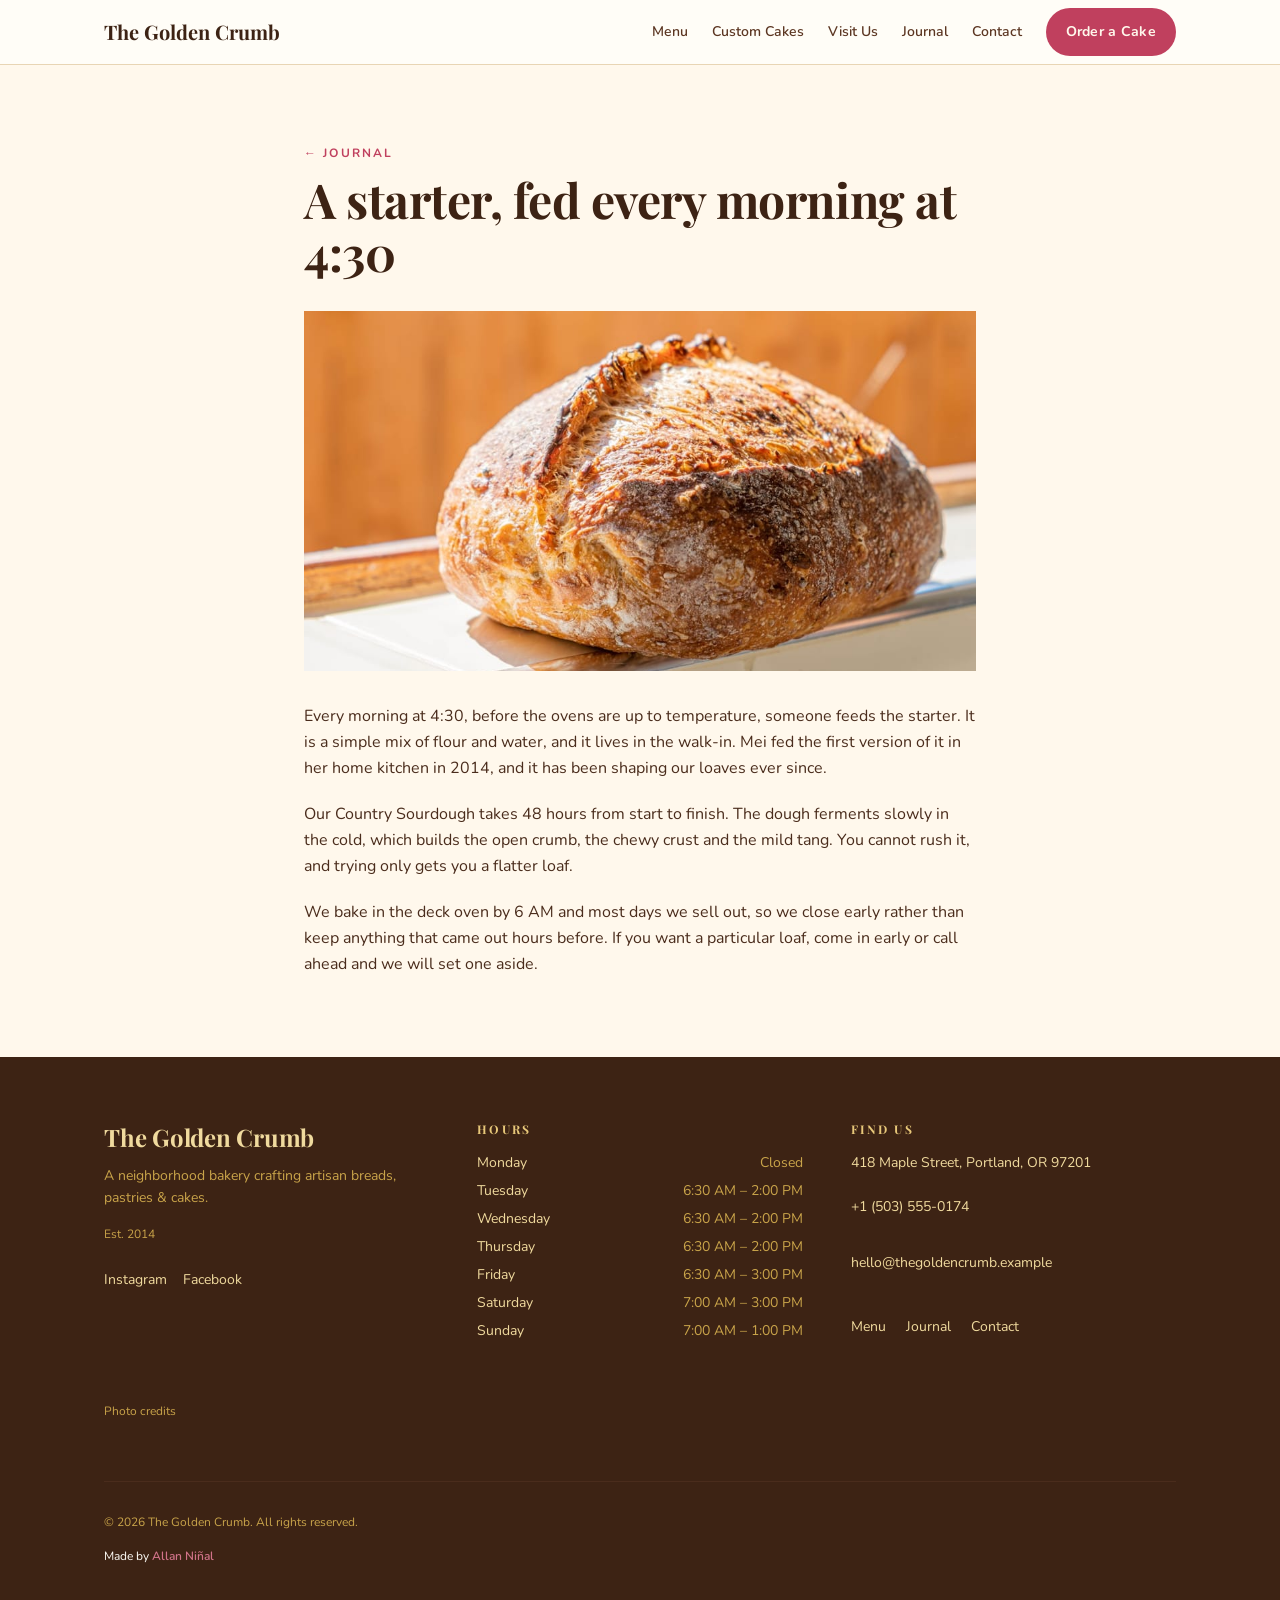
<file: journal/a-starter-fed-every-morning/index.html>
<!DOCTYPE html><html lang="en" class="scroll-smooth"> <head><meta charset="utf-8"><meta name="viewport" content="width=device-width, initial-scale=1, viewport-fit=cover"><meta name="theme-color" content="#FFF8EC"><title>A starter, fed every morning at 4:30 — The Golden Crumb</title><meta name="description" content="The sourdough starter in our walk-in is more than ten years old. Here is what it does all day and why we never skip a feeding."><link rel="canonical" href="https://example.com/journal/a-starter-fed-every-morning/"><meta name="robots" content="index, follow"><meta name="author" content="The Golden Crumb"><!-- Open Graph --><meta property="og:title" content="A starter, fed every morning at 4:30 — The Golden Crumb"><meta property="og:description" content="The sourdough starter in our walk-in is more than ten years old. Here is what it does all day and why we never skip a feeding."><meta property="og:url" content="https://example.com/journal/a-starter-fed-every-morning/"><meta property="og:type" content="restaurant.bakery"><meta property="og:site_name" content="The Golden Crumb"><meta property="og:locale" content="en_US"><meta property="og:image" content="https://example.com/og-image.png"><meta property="og:image:type" content="image/png"><meta property="og:image:width" content="1200"><meta property="og:image:height" content="630"><meta property="og:image:alt" content="The Golden Crumb — Artisan Bakery, Portland OR"><!-- Twitter / X --><meta name="twitter:card" content="summary_large_image"><meta name="twitter:site" content="@example"><meta name="twitter:creator" content="@example"><meta name="twitter:title" content="A starter, fed every morning at 4:30 — The Golden Crumb"><meta name="twitter:description" content="The sourdough starter in our walk-in is more than ten years old. Here is what it does all day and why we never skip a feeding."><meta name="twitter:image" content="https://example.com/og-image.png"><link rel="icon" href="../../favicon.svg" type="image/svg+xml"><link rel="apple-touch-icon" href="../../favicon.svg"><script type="application/ld+json">{"@context":"https://schema.org","@type":"BreadcrumbList","itemListElement":[{"@type":"ListItem","position":1,"name":"Home","item":"https://example.com/"},{"@type":"ListItem","position":2,"name":"Journal","item":"https://example.com/journal/"},{"@type":"ListItem","position":3,"name":"A starter, fed every morning at 4:30","item":"https://example.com/journal/a-starter-fed-every-morning/"}]}</script><link rel="stylesheet" href="../../assets/index.BdnQ73Hl.css"></head> <body class="min-h-screen flex flex-col antialiased"> <a href="#main-content" class="sr-only focus:not-sr-only focus:fixed focus:top-4 focus:left-4 focus:z-[100] btn-primary">
Skip to main content
</a> <header style="background-color: var(--color-surface); border-bottom: 1px solid var(--color-border);" class="sticky top-0 z-50" data-astro-cid-ctg3m53h> <div class="container-x" data-astro-cid-ctg3m53h> <div class="flex items-center justify-between h-16 gap-4" data-astro-cid-ctg3m53h> <!-- Logo --> <a href="../../index.html" class="flex-shrink-0 group inline-flex items-center" style="min-height: 44px;" aria-label="The Golden Crumb — home" data-astro-cid-ctg3m53h> <span class="font-display text-lg sm:text-xl font-bold" style="color: var(--color-text);" data-astro-cid-ctg3m53h>
The Golden Crumb
</span> </a> <!-- Desktop nav --> <nav aria-label="Main navigation" class="hidden md:flex items-center gap-2" data-astro-cid-ctg3m53h> <a href="../../menu/index.html" class="nav-link" style="min-height: 44px; display: inline-flex; align-items: center; padding: 0 0.5rem;" data-astro-cid-ctg3m53h>Menu</a><a href="../../index.html#order" class="nav-link" style="min-height: 44px; display: inline-flex; align-items: center; padding: 0 0.5rem;" data-astro-cid-ctg3m53h>Custom Cakes</a><a href="../../index.html#hours" class="nav-link" style="min-height: 44px; display: inline-flex; align-items: center; padding: 0 0.5rem;" data-astro-cid-ctg3m53h>Visit Us</a><a href="../index.html" class="nav-link" style="min-height: 44px; display: inline-flex; align-items: center; padding: 0 0.5rem;" data-astro-cid-ctg3m53h>Journal</a><a href="../../contact/index.html" class="nav-link" style="min-height: 44px; display: inline-flex; align-items: center; padding: 0 0.5rem;" data-astro-cid-ctg3m53h>Contact</a> <a href="../../index.html#order" class="btn-primary text-sm px-5 ml-2" data-astro-cid-ctg3m53h>Order a Cake</a> </nav> <!-- Phone: menu and order button (no JavaScript) --> <div class="md:hidden flex items-center gap-2" data-astro-cid-ctg3m53h> <details class="mobile-menu" data-astro-cid-ctg3m53h> <summary aria-label="Menu" data-astro-cid-ctg3m53h>Menu</summary> <nav aria-label="Mobile navigation" data-astro-cid-ctg3m53h> <a href="../../menu/index.html" data-astro-cid-ctg3m53h>Menu</a><a href="../../index.html#order" data-astro-cid-ctg3m53h>Custom Cakes</a><a href="../../index.html#hours" data-astro-cid-ctg3m53h>Visit Us</a><a href="../index.html" data-astro-cid-ctg3m53h>Journal</a><a href="../../contact/index.html" data-astro-cid-ctg3m53h>Contact</a> </nav> </details> <a href="../../index.html#order" class="btn-primary text-sm px-4 whitespace-nowrap" style="min-height: 44px; padding-top: 0.5rem; padding-bottom: 0.5rem;" data-astro-cid-ctg3m53h>Order a Cake</a> </div> </div> </div> </header>  <main id="main-content" class="flex-1">  <article class="container-x py-16 md:py-20" aria-labelledby="post-heading"> <div class="max-w-2xl mx-auto"> <p class="eyebrow mb-3"><a href="../index.html" style="color: inherit;">&larr; Journal</a></p> <h1 id="post-heading" class="font-display font-semibold" style="font-size: clamp(2rem, 5vw, 3rem); line-height: 1.1; color: var(--color-text);">A starter, fed every morning at 4:30</h1> <img src="../../images/gallery/sourdough.jpg" alt="A rustic sourdough country loaf with scored wheat pattern, golden crust, on a wooden board" width="1000" height="750" decoding="async" class="w-full object-cover mt-8" style="max-height: 360px;"> <div class="mt-8 grid gap-5"> <p class="text-base font-sans leading-relaxed" style="color: var(--color-text-body);">Every morning at 4:30, before the ovens are up to temperature, someone feeds the starter. It is a simple mix of flour and water, and it lives in the walk-in. Mei fed the first version of it in her home kitchen in 2014, and it has been shaping our loaves ever since.</p><p class="text-base font-sans leading-relaxed" style="color: var(--color-text-body);">Our Country Sourdough takes 48 hours from start to finish. The dough ferments slowly in the cold, which builds the open crumb, the chewy crust and the mild tang. You cannot rush it, and trying only gets you a flatter loaf.</p><p class="text-base font-sans leading-relaxed" style="color: var(--color-text-body);">We bake in the deck oven by 6 AM and most days we sell out, so we close early rather than keep anything that came out hours before. If you want a particular loaf, come in early or call ahead and we will set one aside.</p> </div> </div> </article>  </main> <footer style="background-color: var(--color-cocoa-bg); color: var(--color-surface);" class="mt-0" data-astro-cid-gcn2mc3v> <div class="container-x py-16" data-astro-cid-gcn2mc3v> <div class="grid grid-cols-1 md:grid-cols-3 gap-12" data-astro-cid-gcn2mc3v> <!-- Brand --> <div data-astro-cid-gcn2mc3v> <h2 class="font-display text-2xl mb-3" style="color: var(--color-wheat-light); font-weight: 700;" data-astro-cid-gcn2mc3v>
The Golden Crumb
</h2> <p class="text-sm leading-relaxed mb-4" style="color: #C9A44A;" data-astro-cid-gcn2mc3v> A neighborhood bakery crafting artisan breads, pastries &amp; cakes. </p> <p class="text-xs" style="color: #C9A44A;" data-astro-cid-gcn2mc3v>Est. 2014</p> <!-- Socials --> <div class="flex gap-4 mt-4" data-astro-cid-gcn2mc3v> <a href="https://instagram.com/thegoldencrumb" target="_blank" rel="noopener noreferrer" class="text-sm hover:opacity-80 transition-opacity" style="color: var(--color-wheat-light); min-height: 44px; display: inline-flex; align-items: center;" aria-label="Instagram" data-astro-cid-gcn2mc3v>
Instagram
</a> <a href="https://facebook.com/thegoldencrumb" target="_blank" rel="noopener noreferrer" class="text-sm hover:opacity-80 transition-opacity" style="color: var(--color-wheat-light); min-height: 44px; display: inline-flex; align-items: center;" aria-label="Facebook" data-astro-cid-gcn2mc3v>
Facebook
</a> </div> </div> <!-- Hours (abbreviated) --> <div data-astro-cid-gcn2mc3v> <h2 class="text-xs font-bold uppercase tracking-widest mb-4" style="color: var(--color-wheat); letter-spacing: 0.18em;" data-astro-cid-gcn2mc3v>
Hours
</h2> <nav aria-label="Footer navigation" data-astro-cid-gcn2mc3v> <ul class="space-y-2" data-astro-cid-gcn2mc3v> <li class="flex justify-between text-sm gap-4" style="color: #C9A44A;" data-astro-cid-gcn2mc3v> <span style="color: var(--color-wheat-light);" data-astro-cid-gcn2mc3v>Monday</span> <span data-astro-cid-gcn2mc3v>Closed</span> </li><li class="flex justify-between text-sm gap-4" style="color: #C9A44A;" data-astro-cid-gcn2mc3v> <span style="color: var(--color-wheat-light);" data-astro-cid-gcn2mc3v>Tuesday</span> <span data-astro-cid-gcn2mc3v>6:30 AM – 2:00 PM</span> </li><li class="flex justify-between text-sm gap-4" style="color: #C9A44A;" data-astro-cid-gcn2mc3v> <span style="color: var(--color-wheat-light);" data-astro-cid-gcn2mc3v>Wednesday</span> <span data-astro-cid-gcn2mc3v>6:30 AM – 2:00 PM</span> </li><li class="flex justify-between text-sm gap-4" style="color: #C9A44A;" data-astro-cid-gcn2mc3v> <span style="color: var(--color-wheat-light);" data-astro-cid-gcn2mc3v>Thursday</span> <span data-astro-cid-gcn2mc3v>6:30 AM – 2:00 PM</span> </li><li class="flex justify-between text-sm gap-4" style="color: #C9A44A;" data-astro-cid-gcn2mc3v> <span style="color: var(--color-wheat-light);" data-astro-cid-gcn2mc3v>Friday</span> <span data-astro-cid-gcn2mc3v>6:30 AM – 3:00 PM</span> </li><li class="flex justify-between text-sm gap-4" style="color: #C9A44A;" data-astro-cid-gcn2mc3v> <span style="color: var(--color-wheat-light);" data-astro-cid-gcn2mc3v>Saturday</span> <span data-astro-cid-gcn2mc3v>7:00 AM – 3:00 PM</span> </li><li class="flex justify-between text-sm gap-4" style="color: #C9A44A;" data-astro-cid-gcn2mc3v> <span style="color: var(--color-wheat-light);" data-astro-cid-gcn2mc3v>Sunday</span> <span data-astro-cid-gcn2mc3v>7:00 AM – 1:00 PM</span> </li> </ul> </nav> </div> <!-- Contact --> <div data-astro-cid-gcn2mc3v> <h2 class="text-xs font-bold uppercase tracking-widest mb-4" style="color: var(--color-wheat); letter-spacing: 0.18em;" data-astro-cid-gcn2mc3v>
Find Us
</h2> <address class="not-italic space-y-3 text-sm" style="color: #C9A44A;" data-astro-cid-gcn2mc3v> <p style="color: var(--color-wheat-light);" data-astro-cid-gcn2mc3v>418 Maple Street, Portland, OR 97201</p> <p data-astro-cid-gcn2mc3v> <a href="tel:+1 (503) 555-0174" class="hover:opacity-80 transition-opacity" style="color: var(--color-wheat-light); min-height: 44px; display: inline-flex; align-items: center;" data-astro-cid-gcn2mc3v> +1 (503) 555-0174 </a> </p> <p data-astro-cid-gcn2mc3v> <a href="mailto:hello@thegoldencrumb.example" class="hover:opacity-80 transition-opacity" style="color: var(--color-wheat-light); min-height: 44px; display: inline-flex; align-items: center;" data-astro-cid-gcn2mc3v> hello@thegoldencrumb.example </a> </p> </address> <nav aria-label="Pages" class="mt-5 text-sm flex flex-wrap gap-x-5" data-astro-cid-gcn2mc3v> <a href="../../menu/index.html" class="hover:opacity-80" style="color: var(--color-wheat-light); min-height: 44px; display: inline-flex; align-items: center;" data-astro-cid-gcn2mc3v>Menu</a> <a href="../index.html" class="hover:opacity-80" style="color: var(--color-wheat-light); min-height: 44px; display: inline-flex; align-items: center;" data-astro-cid-gcn2mc3v>Journal</a> <a href="../../contact/index.html" class="hover:opacity-80" style="color: var(--color-wheat-light); min-height: 44px; display: inline-flex; align-items: center;" data-astro-cid-gcn2mc3v>Contact</a> </nav> </div> </div> <!-- Photo credits. Required while you use the demo photos (Unsplash asks for
         the photographer and a link). Delete this whole <details> block once you
         have replaced the photos with your own. --> <details class="mt-10 text-xs" style="color: #C9A44A;" data-photo-credits data-astro-cid-gcn2mc3v> <summary style="cursor: pointer; min-height: 44px; display: flex; align-items: center;" data-astro-cid-gcn2mc3v>Photo credits</summary> <p class="mt-2" data-astro-cid-gcn2mc3v>
Demo photographs from <a href="https://unsplash.com/?utm_source=allanninal_dev&utm_medium=referral" style="color: var(--color-wheat-light); text-decoration: underline;" data-astro-cid-gcn2mc3v>Unsplash</a>. Replace them, and these credits, with your own before launch.
</p> <ul class="mt-2 space-y-1" data-astro-cid-gcn2mc3v> <li data-astro-cid-gcn2mc3v>Fresh loaves filling the bakery: Photo by <a href="https://unsplash.com/@nekoburro?utm_source=allanninal_dev&utm_medium=referral" style="color: var(--color-wheat-light); text-decoration: underline;" data-astro-cid-gcn2mc3v>Ines Iachelini</a> on <a href="https://unsplash.com/photos/assortment-of-fresh-baked-breads-in-wicker-baskets-va95n2gZ43E?utm_source=allanninal_dev&utm_medium=referral" style="color: var(--color-wheat-light); text-decoration: underline;" data-astro-cid-gcn2mc3v>Unsplash</a></li><li data-astro-cid-gcn2mc3v>Country Sourdough: Photo by <a href="https://unsplash.com/@benostein?utm_source=allanninal_dev&utm_medium=referral" style="color: var(--color-wheat-light); text-decoration: underline;" data-astro-cid-gcn2mc3v>Ben Stein</a> on <a href="https://unsplash.com/photos/NPYmhef4kX4?utm_source=allanninal_dev&utm_medium=referral" style="color: var(--color-wheat-light); text-decoration: underline;" data-astro-cid-gcn2mc3v>Unsplash</a></li><li data-astro-cid-gcn2mc3v>Butter Croissants: Photo by <a href="https://unsplash.com/@vakerbv?utm_source=allanninal_dev&utm_medium=referral" style="color: var(--color-wheat-light); text-decoration: underline;" data-astro-cid-gcn2mc3v>Vadim Babenko</a> on <a href="https://unsplash.com/photos/G45tO-hLoNY?utm_source=allanninal_dev&utm_medium=referral" style="color: var(--color-wheat-light); text-decoration: underline;" data-astro-cid-gcn2mc3v>Unsplash</a></li><li data-astro-cid-gcn2mc3v>Strawberry Layer Cake: Photo by <a href="https://unsplash.com/@vickyng?utm_source=allanninal_dev&utm_medium=referral" style="color: var(--color-wheat-light); text-decoration: underline;" data-astro-cid-gcn2mc3v>Vicky Ng</a> on <a href="https://unsplash.com/photos/white-and-red-strawberry-cake--qQlfYB7pqM?utm_source=allanninal_dev&utm_medium=referral" style="color: var(--color-wheat-light); text-decoration: underline;" data-astro-cid-gcn2mc3v>Unsplash</a></li><li data-astro-cid-gcn2mc3v>Pastry Case: Photo by <a href="https://unsplash.com/@peacecreativestudio?utm_source=allanninal_dev&utm_medium=referral" style="color: var(--color-wheat-light); text-decoration: underline;" data-astro-cid-gcn2mc3v>Peace Creative</a> on <a href="https://unsplash.com/photos/pVY9k8pzTzM?utm_source=allanninal_dev&utm_medium=referral" style="color: var(--color-wheat-light); text-decoration: underline;" data-astro-cid-gcn2mc3v>Unsplash</a></li><li data-astro-cid-gcn2mc3v>Rosemary Focaccia: Photo by <a href="https://unsplash.com/@diegoarenasderodrigo?utm_source=allanninal_dev&utm_medium=referral" style="color: var(--color-wheat-light); text-decoration: underline;" data-astro-cid-gcn2mc3v>Diego Arenas de Rodrigo</a> on <a href="https://unsplash.com/photos/kHA6fraZzhI?utm_source=allanninal_dev&utm_medium=referral" style="color: var(--color-wheat-light); text-decoration: underline;" data-astro-cid-gcn2mc3v>Unsplash</a></li><li data-astro-cid-gcn2mc3v>The Bakery: Photo by <a href="https://unsplash.com/@adrienolichon?utm_source=allanninal_dev&utm_medium=referral" style="color: var(--color-wheat-light); text-decoration: underline;" data-astro-cid-gcn2mc3v>Adrien Olichon</a> on <a href="https://unsplash.com/photos/gvWGbG4uiKI?utm_source=allanninal_dev&utm_medium=referral" style="color: var(--color-wheat-light); text-decoration: underline;" data-astro-cid-gcn2mc3v>Unsplash</a></li> </ul> </details> <!-- Bottom bar --> <div class="mt-12 pt-8 flex flex-col sm:flex-row sm:justify-between gap-3 text-xs" style="border-top: 1px solid #4A2C1C; color: #C9A44A;" data-astro-cid-gcn2mc3v> <p data-astro-cid-gcn2mc3v>&copy; 2026 The Golden Crumb. All rights reserved.</p> </div>  <p class="maker-credit" data-maker-credit="1" data-astro-cid-gcn2mc3v>Made by <a href="https://www.linkedin.com/in/allanninal/" data-maker-credit="1" target="_blank" rel="noopener noreferrer" data-astro-cid-gcn2mc3v>Allan Ni&ntilde;al</a></p> </div> </footer>   </body></html>
</file>
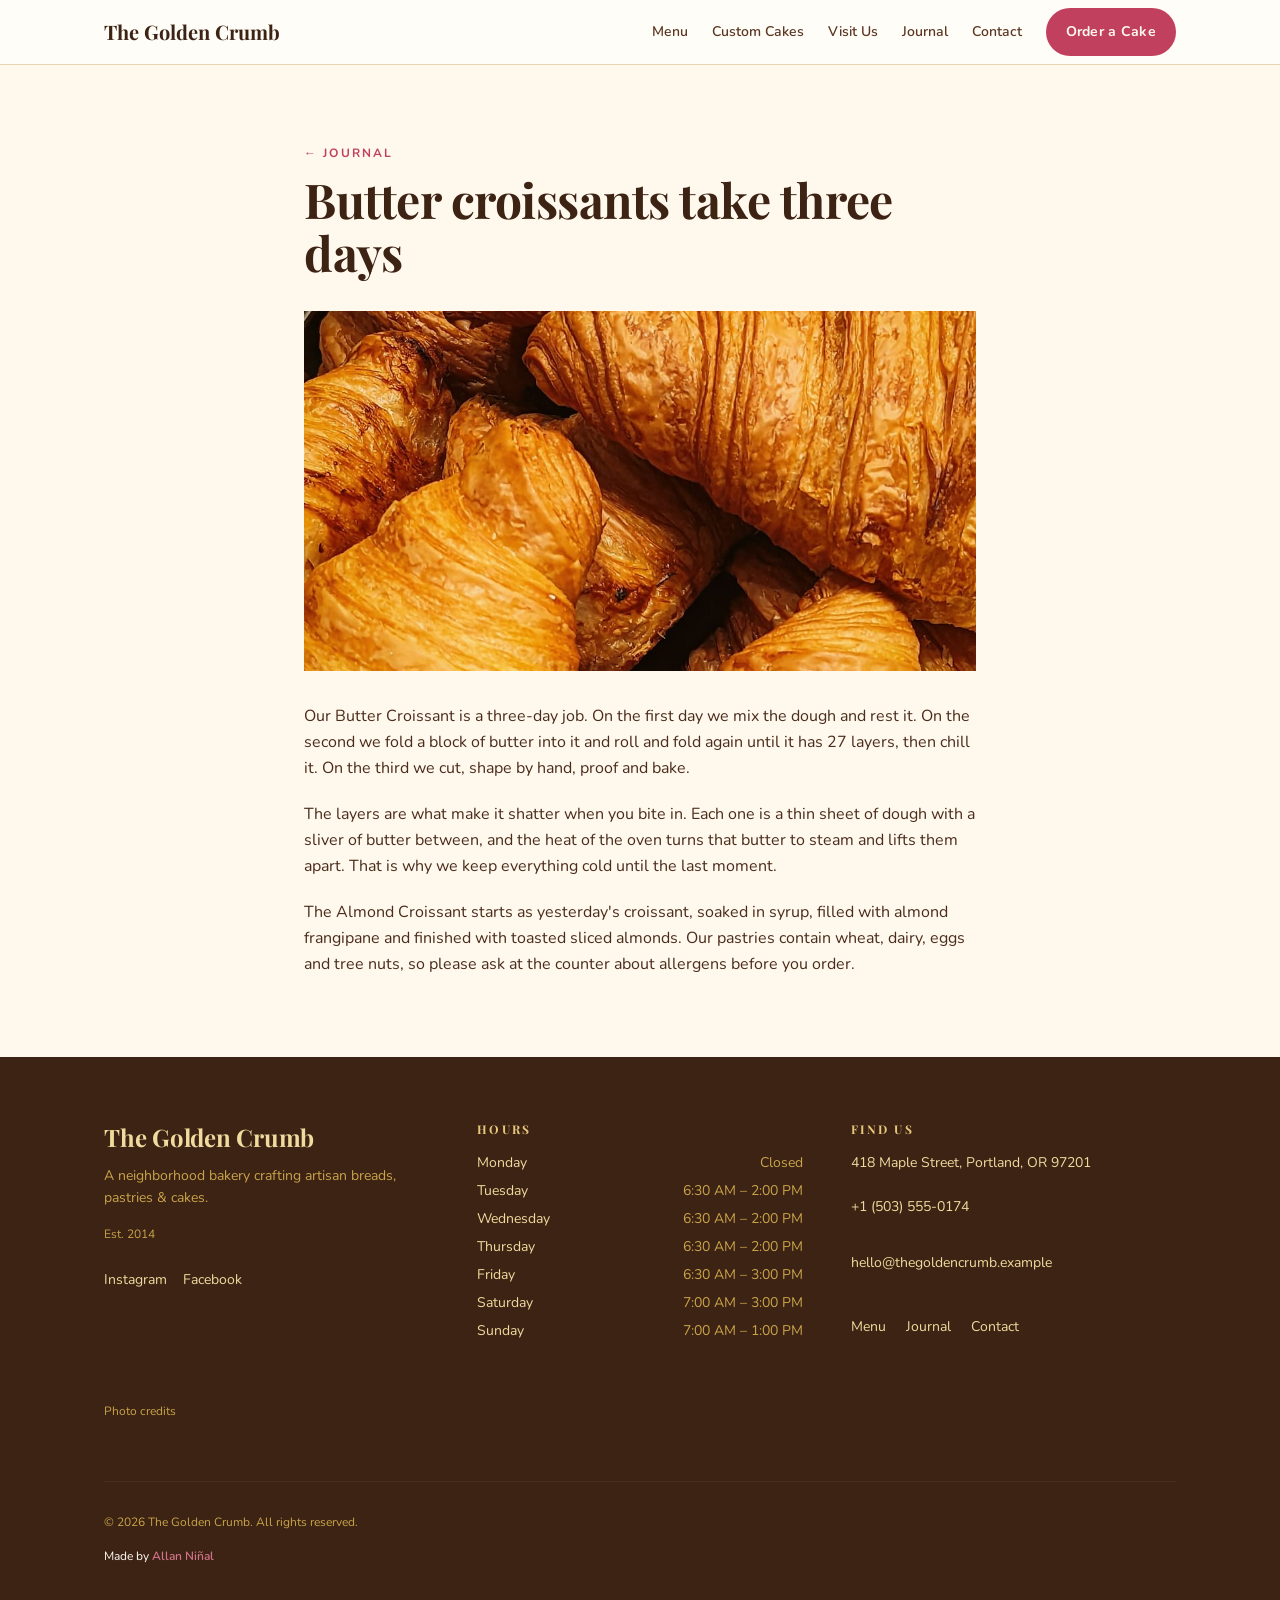
<file: journal/butter-croissants-take-three-days/index.html>
<!DOCTYPE html><html lang="en" class="scroll-smooth"> <head><meta charset="utf-8"><meta name="viewport" content="width=device-width, initial-scale=1, viewport-fit=cover"><meta name="theme-color" content="#FFF8EC"><title>Butter croissants take three days — The Golden Crumb</title><meta name="description" content="Twenty-seven layers, hand-shaped, nothing from a box. The three-day route from butter block to warm croissant."><link rel="canonical" href="https://example.com/journal/butter-croissants-take-three-days/"><meta name="robots" content="index, follow"><meta name="author" content="The Golden Crumb"><!-- Open Graph --><meta property="og:title" content="Butter croissants take three days — The Golden Crumb"><meta property="og:description" content="Twenty-seven layers, hand-shaped, nothing from a box. The three-day route from butter block to warm croissant."><meta property="og:url" content="https://example.com/journal/butter-croissants-take-three-days/"><meta property="og:type" content="restaurant.bakery"><meta property="og:site_name" content="The Golden Crumb"><meta property="og:locale" content="en_US"><meta property="og:image" content="https://example.com/og-image.png"><meta property="og:image:type" content="image/png"><meta property="og:image:width" content="1200"><meta property="og:image:height" content="630"><meta property="og:image:alt" content="The Golden Crumb — Artisan Bakery, Portland OR"><!-- Twitter / X --><meta name="twitter:card" content="summary_large_image"><meta name="twitter:site" content="@example"><meta name="twitter:creator" content="@example"><meta name="twitter:title" content="Butter croissants take three days — The Golden Crumb"><meta name="twitter:description" content="Twenty-seven layers, hand-shaped, nothing from a box. The three-day route from butter block to warm croissant."><meta name="twitter:image" content="https://example.com/og-image.png"><link rel="icon" href="../../favicon.svg" type="image/svg+xml"><link rel="apple-touch-icon" href="../../favicon.svg"><script type="application/ld+json">{"@context":"https://schema.org","@type":"BreadcrumbList","itemListElement":[{"@type":"ListItem","position":1,"name":"Home","item":"https://example.com/"},{"@type":"ListItem","position":2,"name":"Journal","item":"https://example.com/journal/"},{"@type":"ListItem","position":3,"name":"Butter croissants take three days","item":"https://example.com/journal/butter-croissants-take-three-days/"}]}</script><link rel="stylesheet" href="../../assets/index.BdnQ73Hl.css"></head> <body class="min-h-screen flex flex-col antialiased"> <a href="#main-content" class="sr-only focus:not-sr-only focus:fixed focus:top-4 focus:left-4 focus:z-[100] btn-primary">
Skip to main content
</a> <header style="background-color: var(--color-surface); border-bottom: 1px solid var(--color-border);" class="sticky top-0 z-50" data-astro-cid-ctg3m53h> <div class="container-x" data-astro-cid-ctg3m53h> <div class="flex items-center justify-between h-16 gap-4" data-astro-cid-ctg3m53h> <!-- Logo --> <a href="../../index.html" class="flex-shrink-0 group inline-flex items-center" style="min-height: 44px;" aria-label="The Golden Crumb — home" data-astro-cid-ctg3m53h> <span class="font-display text-lg sm:text-xl font-bold" style="color: var(--color-text);" data-astro-cid-ctg3m53h>
The Golden Crumb
</span> </a> <!-- Desktop nav --> <nav aria-label="Main navigation" class="hidden md:flex items-center gap-2" data-astro-cid-ctg3m53h> <a href="../../menu/index.html" class="nav-link" style="min-height: 44px; display: inline-flex; align-items: center; padding: 0 0.5rem;" data-astro-cid-ctg3m53h>Menu</a><a href="../../index.html#order" class="nav-link" style="min-height: 44px; display: inline-flex; align-items: center; padding: 0 0.5rem;" data-astro-cid-ctg3m53h>Custom Cakes</a><a href="../../index.html#hours" class="nav-link" style="min-height: 44px; display: inline-flex; align-items: center; padding: 0 0.5rem;" data-astro-cid-ctg3m53h>Visit Us</a><a href="../index.html" class="nav-link" style="min-height: 44px; display: inline-flex; align-items: center; padding: 0 0.5rem;" data-astro-cid-ctg3m53h>Journal</a><a href="../../contact/index.html" class="nav-link" style="min-height: 44px; display: inline-flex; align-items: center; padding: 0 0.5rem;" data-astro-cid-ctg3m53h>Contact</a> <a href="../../index.html#order" class="btn-primary text-sm px-5 ml-2" data-astro-cid-ctg3m53h>Order a Cake</a> </nav> <!-- Phone: menu and order button (no JavaScript) --> <div class="md:hidden flex items-center gap-2" data-astro-cid-ctg3m53h> <details class="mobile-menu" data-astro-cid-ctg3m53h> <summary aria-label="Menu" data-astro-cid-ctg3m53h>Menu</summary> <nav aria-label="Mobile navigation" data-astro-cid-ctg3m53h> <a href="../../menu/index.html" data-astro-cid-ctg3m53h>Menu</a><a href="../../index.html#order" data-astro-cid-ctg3m53h>Custom Cakes</a><a href="../../index.html#hours" data-astro-cid-ctg3m53h>Visit Us</a><a href="../index.html" data-astro-cid-ctg3m53h>Journal</a><a href="../../contact/index.html" data-astro-cid-ctg3m53h>Contact</a> </nav> </details> <a href="../../index.html#order" class="btn-primary text-sm px-4 whitespace-nowrap" style="min-height: 44px; padding-top: 0.5rem; padding-bottom: 0.5rem;" data-astro-cid-ctg3m53h>Order a Cake</a> </div> </div> </div> </header>  <main id="main-content" class="flex-1">  <article class="container-x py-16 md:py-20" aria-labelledby="post-heading"> <div class="max-w-2xl mx-auto"> <p class="eyebrow mb-3"><a href="../index.html" style="color: inherit;">&larr; Journal</a></p> <h1 id="post-heading" class="font-display font-semibold" style="font-size: clamp(2rem, 5vw, 3rem); line-height: 1.1; color: var(--color-text);">Butter croissants take three days</h1> <img src="../../images/gallery/croissants.jpg" alt="Fresh butter croissants stacked on a white marble slab" width="1000" height="750" decoding="async" class="w-full object-cover mt-8" style="max-height: 360px;"> <div class="mt-8 grid gap-5"> <p class="text-base font-sans leading-relaxed" style="color: var(--color-text-body);">Our Butter Croissant is a three-day job. On the first day we mix the dough and rest it. On the second we fold a block of butter into it and roll and fold again until it has 27 layers, then chill it. On the third we cut, shape by hand, proof and bake.</p><p class="text-base font-sans leading-relaxed" style="color: var(--color-text-body);">The layers are what make it shatter when you bite in. Each one is a thin sheet of dough with a sliver of butter between, and the heat of the oven turns that butter to steam and lifts them apart. That is why we keep everything cold until the last moment.</p><p class="text-base font-sans leading-relaxed" style="color: var(--color-text-body);">The Almond Croissant starts as yesterday&#39;s croissant, soaked in syrup, filled with almond frangipane and finished with toasted sliced almonds. Our pastries contain wheat, dairy, eggs and tree nuts, so please ask at the counter about allergens before you order.</p> </div> </div> </article>  </main> <footer style="background-color: var(--color-cocoa-bg); color: var(--color-surface);" class="mt-0" data-astro-cid-gcn2mc3v> <div class="container-x py-16" data-astro-cid-gcn2mc3v> <div class="grid grid-cols-1 md:grid-cols-3 gap-12" data-astro-cid-gcn2mc3v> <!-- Brand --> <div data-astro-cid-gcn2mc3v> <h2 class="font-display text-2xl mb-3" style="color: var(--color-wheat-light); font-weight: 700;" data-astro-cid-gcn2mc3v>
The Golden Crumb
</h2> <p class="text-sm leading-relaxed mb-4" style="color: #C9A44A;" data-astro-cid-gcn2mc3v> A neighborhood bakery crafting artisan breads, pastries &amp; cakes. </p> <p class="text-xs" style="color: #C9A44A;" data-astro-cid-gcn2mc3v>Est. 2014</p> <!-- Socials --> <div class="flex gap-4 mt-4" data-astro-cid-gcn2mc3v> <a href="https://instagram.com/thegoldencrumb" target="_blank" rel="noopener noreferrer" class="text-sm hover:opacity-80 transition-opacity" style="color: var(--color-wheat-light); min-height: 44px; display: inline-flex; align-items: center;" aria-label="Instagram" data-astro-cid-gcn2mc3v>
Instagram
</a> <a href="https://facebook.com/thegoldencrumb" target="_blank" rel="noopener noreferrer" class="text-sm hover:opacity-80 transition-opacity" style="color: var(--color-wheat-light); min-height: 44px; display: inline-flex; align-items: center;" aria-label="Facebook" data-astro-cid-gcn2mc3v>
Facebook
</a> </div> </div> <!-- Hours (abbreviated) --> <div data-astro-cid-gcn2mc3v> <h2 class="text-xs font-bold uppercase tracking-widest mb-4" style="color: var(--color-wheat); letter-spacing: 0.18em;" data-astro-cid-gcn2mc3v>
Hours
</h2> <nav aria-label="Footer navigation" data-astro-cid-gcn2mc3v> <ul class="space-y-2" data-astro-cid-gcn2mc3v> <li class="flex justify-between text-sm gap-4" style="color: #C9A44A;" data-astro-cid-gcn2mc3v> <span style="color: var(--color-wheat-light);" data-astro-cid-gcn2mc3v>Monday</span> <span data-astro-cid-gcn2mc3v>Closed</span> </li><li class="flex justify-between text-sm gap-4" style="color: #C9A44A;" data-astro-cid-gcn2mc3v> <span style="color: var(--color-wheat-light);" data-astro-cid-gcn2mc3v>Tuesday</span> <span data-astro-cid-gcn2mc3v>6:30 AM – 2:00 PM</span> </li><li class="flex justify-between text-sm gap-4" style="color: #C9A44A;" data-astro-cid-gcn2mc3v> <span style="color: var(--color-wheat-light);" data-astro-cid-gcn2mc3v>Wednesday</span> <span data-astro-cid-gcn2mc3v>6:30 AM – 2:00 PM</span> </li><li class="flex justify-between text-sm gap-4" style="color: #C9A44A;" data-astro-cid-gcn2mc3v> <span style="color: var(--color-wheat-light);" data-astro-cid-gcn2mc3v>Thursday</span> <span data-astro-cid-gcn2mc3v>6:30 AM – 2:00 PM</span> </li><li class="flex justify-between text-sm gap-4" style="color: #C9A44A;" data-astro-cid-gcn2mc3v> <span style="color: var(--color-wheat-light);" data-astro-cid-gcn2mc3v>Friday</span> <span data-astro-cid-gcn2mc3v>6:30 AM – 3:00 PM</span> </li><li class="flex justify-between text-sm gap-4" style="color: #C9A44A;" data-astro-cid-gcn2mc3v> <span style="color: var(--color-wheat-light);" data-astro-cid-gcn2mc3v>Saturday</span> <span data-astro-cid-gcn2mc3v>7:00 AM – 3:00 PM</span> </li><li class="flex justify-between text-sm gap-4" style="color: #C9A44A;" data-astro-cid-gcn2mc3v> <span style="color: var(--color-wheat-light);" data-astro-cid-gcn2mc3v>Sunday</span> <span data-astro-cid-gcn2mc3v>7:00 AM – 1:00 PM</span> </li> </ul> </nav> </div> <!-- Contact --> <div data-astro-cid-gcn2mc3v> <h2 class="text-xs font-bold uppercase tracking-widest mb-4" style="color: var(--color-wheat); letter-spacing: 0.18em;" data-astro-cid-gcn2mc3v>
Find Us
</h2> <address class="not-italic space-y-3 text-sm" style="color: #C9A44A;" data-astro-cid-gcn2mc3v> <p style="color: var(--color-wheat-light);" data-astro-cid-gcn2mc3v>418 Maple Street, Portland, OR 97201</p> <p data-astro-cid-gcn2mc3v> <a href="tel:+1 (503) 555-0174" class="hover:opacity-80 transition-opacity" style="color: var(--color-wheat-light); min-height: 44px; display: inline-flex; align-items: center;" data-astro-cid-gcn2mc3v> +1 (503) 555-0174 </a> </p> <p data-astro-cid-gcn2mc3v> <a href="mailto:hello@thegoldencrumb.example" class="hover:opacity-80 transition-opacity" style="color: var(--color-wheat-light); min-height: 44px; display: inline-flex; align-items: center;" data-astro-cid-gcn2mc3v> hello@thegoldencrumb.example </a> </p> </address> <nav aria-label="Pages" class="mt-5 text-sm flex flex-wrap gap-x-5" data-astro-cid-gcn2mc3v> <a href="../../menu/index.html" class="hover:opacity-80" style="color: var(--color-wheat-light); min-height: 44px; display: inline-flex; align-items: center;" data-astro-cid-gcn2mc3v>Menu</a> <a href="../index.html" class="hover:opacity-80" style="color: var(--color-wheat-light); min-height: 44px; display: inline-flex; align-items: center;" data-astro-cid-gcn2mc3v>Journal</a> <a href="../../contact/index.html" class="hover:opacity-80" style="color: var(--color-wheat-light); min-height: 44px; display: inline-flex; align-items: center;" data-astro-cid-gcn2mc3v>Contact</a> </nav> </div> </div> <!-- Photo credits. Required while you use the demo photos (Unsplash asks for
         the photographer and a link). Delete this whole <details> block once you
         have replaced the photos with your own. --> <details class="mt-10 text-xs" style="color: #C9A44A;" data-photo-credits data-astro-cid-gcn2mc3v> <summary style="cursor: pointer; min-height: 44px; display: flex; align-items: center;" data-astro-cid-gcn2mc3v>Photo credits</summary> <p class="mt-2" data-astro-cid-gcn2mc3v>
Demo photographs from <a href="https://unsplash.com/?utm_source=allanninal_dev&utm_medium=referral" style="color: var(--color-wheat-light); text-decoration: underline;" data-astro-cid-gcn2mc3v>Unsplash</a>. Replace them, and these credits, with your own before launch.
</p> <ul class="mt-2 space-y-1" data-astro-cid-gcn2mc3v> <li data-astro-cid-gcn2mc3v>Fresh loaves filling the bakery: Photo by <a href="https://unsplash.com/@nekoburro?utm_source=allanninal_dev&utm_medium=referral" style="color: var(--color-wheat-light); text-decoration: underline;" data-astro-cid-gcn2mc3v>Ines Iachelini</a> on <a href="https://unsplash.com/photos/assortment-of-fresh-baked-breads-in-wicker-baskets-va95n2gZ43E?utm_source=allanninal_dev&utm_medium=referral" style="color: var(--color-wheat-light); text-decoration: underline;" data-astro-cid-gcn2mc3v>Unsplash</a></li><li data-astro-cid-gcn2mc3v>Country Sourdough: Photo by <a href="https://unsplash.com/@benostein?utm_source=allanninal_dev&utm_medium=referral" style="color: var(--color-wheat-light); text-decoration: underline;" data-astro-cid-gcn2mc3v>Ben Stein</a> on <a href="https://unsplash.com/photos/NPYmhef4kX4?utm_source=allanninal_dev&utm_medium=referral" style="color: var(--color-wheat-light); text-decoration: underline;" data-astro-cid-gcn2mc3v>Unsplash</a></li><li data-astro-cid-gcn2mc3v>Butter Croissants: Photo by <a href="https://unsplash.com/@vakerbv?utm_source=allanninal_dev&utm_medium=referral" style="color: var(--color-wheat-light); text-decoration: underline;" data-astro-cid-gcn2mc3v>Vadim Babenko</a> on <a href="https://unsplash.com/photos/G45tO-hLoNY?utm_source=allanninal_dev&utm_medium=referral" style="color: var(--color-wheat-light); text-decoration: underline;" data-astro-cid-gcn2mc3v>Unsplash</a></li><li data-astro-cid-gcn2mc3v>Strawberry Layer Cake: Photo by <a href="https://unsplash.com/@vickyng?utm_source=allanninal_dev&utm_medium=referral" style="color: var(--color-wheat-light); text-decoration: underline;" data-astro-cid-gcn2mc3v>Vicky Ng</a> on <a href="https://unsplash.com/photos/white-and-red-strawberry-cake--qQlfYB7pqM?utm_source=allanninal_dev&utm_medium=referral" style="color: var(--color-wheat-light); text-decoration: underline;" data-astro-cid-gcn2mc3v>Unsplash</a></li><li data-astro-cid-gcn2mc3v>Pastry Case: Photo by <a href="https://unsplash.com/@peacecreativestudio?utm_source=allanninal_dev&utm_medium=referral" style="color: var(--color-wheat-light); text-decoration: underline;" data-astro-cid-gcn2mc3v>Peace Creative</a> on <a href="https://unsplash.com/photos/pVY9k8pzTzM?utm_source=allanninal_dev&utm_medium=referral" style="color: var(--color-wheat-light); text-decoration: underline;" data-astro-cid-gcn2mc3v>Unsplash</a></li><li data-astro-cid-gcn2mc3v>Rosemary Focaccia: Photo by <a href="https://unsplash.com/@diegoarenasderodrigo?utm_source=allanninal_dev&utm_medium=referral" style="color: var(--color-wheat-light); text-decoration: underline;" data-astro-cid-gcn2mc3v>Diego Arenas de Rodrigo</a> on <a href="https://unsplash.com/photos/kHA6fraZzhI?utm_source=allanninal_dev&utm_medium=referral" style="color: var(--color-wheat-light); text-decoration: underline;" data-astro-cid-gcn2mc3v>Unsplash</a></li><li data-astro-cid-gcn2mc3v>The Bakery: Photo by <a href="https://unsplash.com/@adrienolichon?utm_source=allanninal_dev&utm_medium=referral" style="color: var(--color-wheat-light); text-decoration: underline;" data-astro-cid-gcn2mc3v>Adrien Olichon</a> on <a href="https://unsplash.com/photos/gvWGbG4uiKI?utm_source=allanninal_dev&utm_medium=referral" style="color: var(--color-wheat-light); text-decoration: underline;" data-astro-cid-gcn2mc3v>Unsplash</a></li> </ul> </details> <!-- Bottom bar --> <div class="mt-12 pt-8 flex flex-col sm:flex-row sm:justify-between gap-3 text-xs" style="border-top: 1px solid #4A2C1C; color: #C9A44A;" data-astro-cid-gcn2mc3v> <p data-astro-cid-gcn2mc3v>&copy; 2026 The Golden Crumb. All rights reserved.</p> </div>  <p class="maker-credit" data-maker-credit="1" data-astro-cid-gcn2mc3v>Made by <a href="https://www.linkedin.com/in/allanninal/" data-maker-credit="1" target="_blank" rel="noopener noreferrer" data-astro-cid-gcn2mc3v>Allan Ni&ntilde;al</a></p> </div> </footer>   </body></html>
</file>
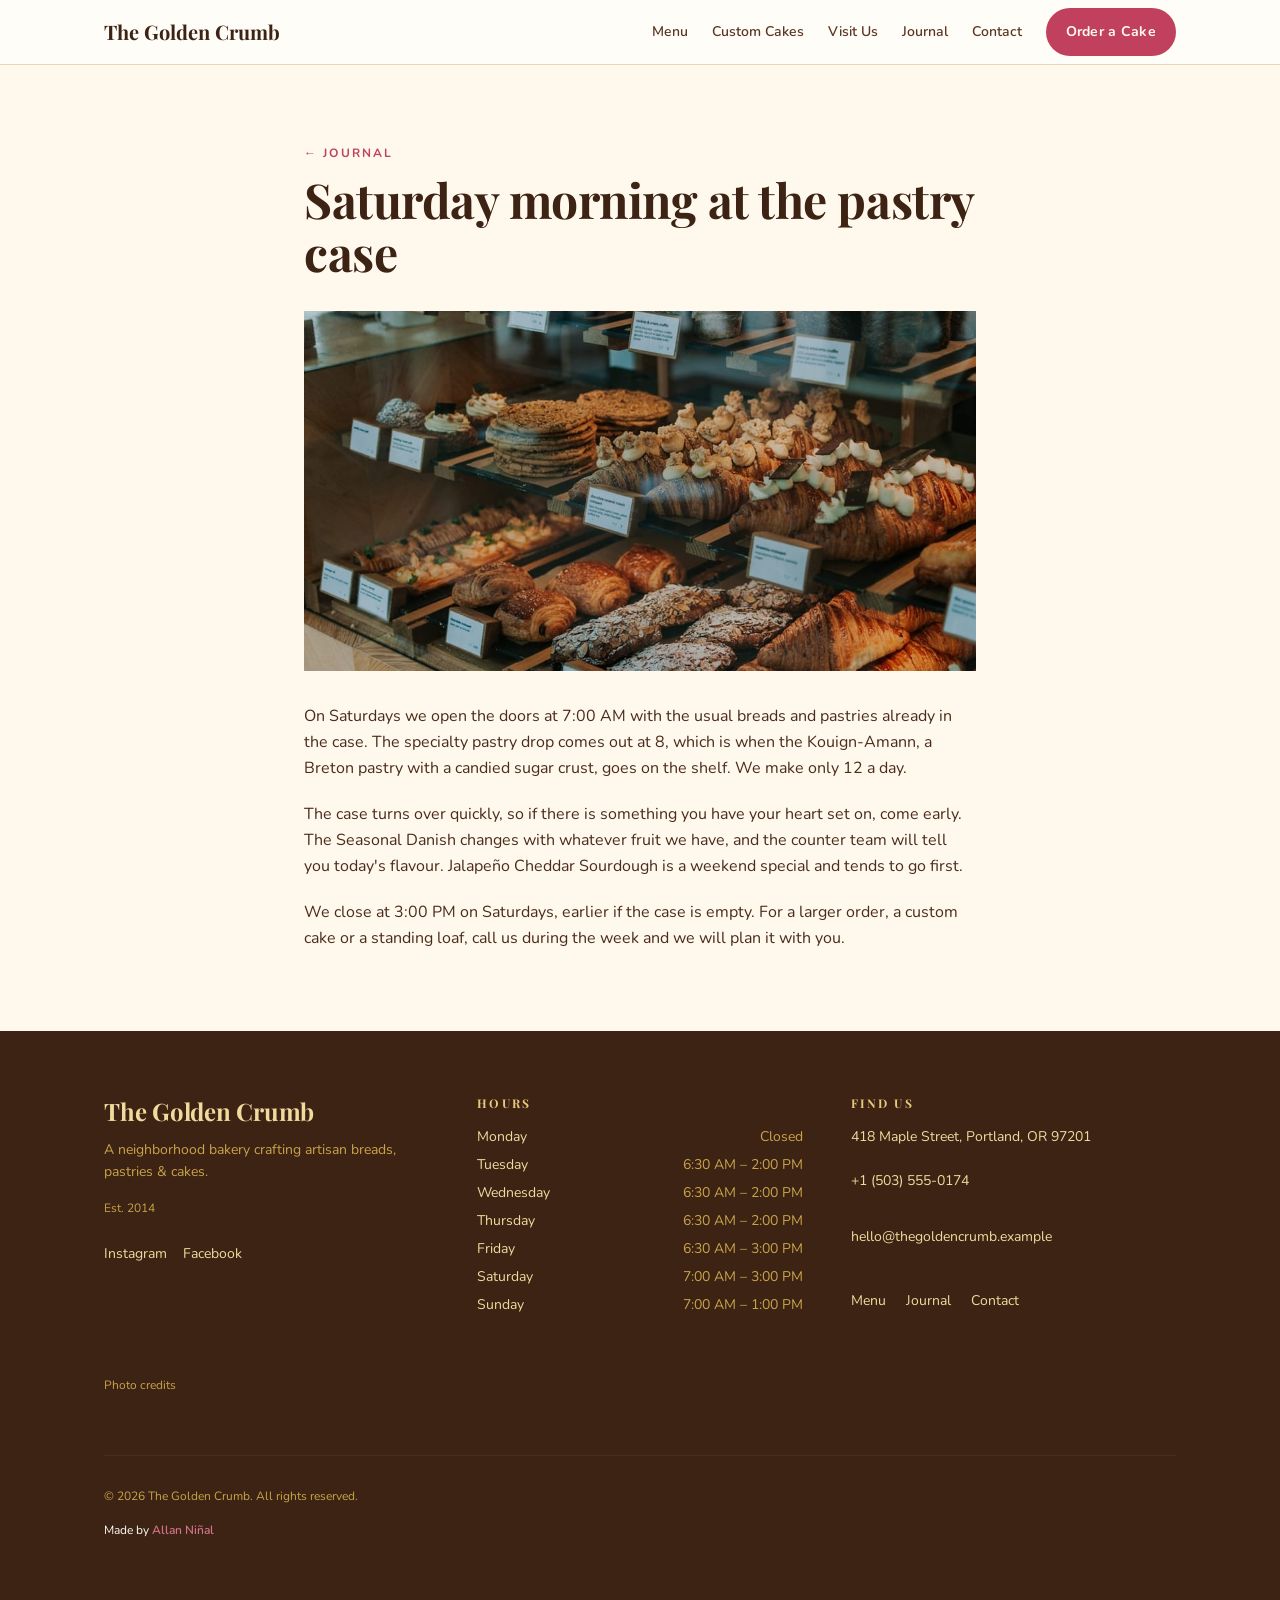
<file: journal/saturday-morning-at-the-pastry-case/index.html>
<!DOCTYPE html><html lang="en" class="scroll-smooth"> <head><meta charset="utf-8"><meta name="viewport" content="width=device-width, initial-scale=1, viewport-fit=cover"><meta name="theme-color" content="#FFF8EC"><title>Saturday morning at the pastry case — The Golden Crumb</title><meta name="description" content="Saturdays open at 7:00 AM and the specialty pastry drop lands at 8. Here is how we plan the morning."><link rel="canonical" href="https://example.com/journal/saturday-morning-at-the-pastry-case/"><meta name="robots" content="index, follow"><meta name="author" content="The Golden Crumb"><!-- Open Graph --><meta property="og:title" content="Saturday morning at the pastry case — The Golden Crumb"><meta property="og:description" content="Saturdays open at 7:00 AM and the specialty pastry drop lands at 8. Here is how we plan the morning."><meta property="og:url" content="https://example.com/journal/saturday-morning-at-the-pastry-case/"><meta property="og:type" content="restaurant.bakery"><meta property="og:site_name" content="The Golden Crumb"><meta property="og:locale" content="en_US"><meta property="og:image" content="https://example.com/og-image.png"><meta property="og:image:type" content="image/png"><meta property="og:image:width" content="1200"><meta property="og:image:height" content="630"><meta property="og:image:alt" content="The Golden Crumb — Artisan Bakery, Portland OR"><!-- Twitter / X --><meta name="twitter:card" content="summary_large_image"><meta name="twitter:site" content="@example"><meta name="twitter:creator" content="@example"><meta name="twitter:title" content="Saturday morning at the pastry case — The Golden Crumb"><meta name="twitter:description" content="Saturdays open at 7:00 AM and the specialty pastry drop lands at 8. Here is how we plan the morning."><meta name="twitter:image" content="https://example.com/og-image.png"><link rel="icon" href="../../favicon.svg" type="image/svg+xml"><link rel="apple-touch-icon" href="../../favicon.svg"><script type="application/ld+json">{"@context":"https://schema.org","@type":"BreadcrumbList","itemListElement":[{"@type":"ListItem","position":1,"name":"Home","item":"https://example.com/"},{"@type":"ListItem","position":2,"name":"Journal","item":"https://example.com/journal/"},{"@type":"ListItem","position":3,"name":"Saturday morning at the pastry case","item":"https://example.com/journal/saturday-morning-at-the-pastry-case/"}]}</script><link rel="stylesheet" href="../../assets/index.BdnQ73Hl.css"></head> <body class="min-h-screen flex flex-col antialiased"> <a href="#main-content" class="sr-only focus:not-sr-only focus:fixed focus:top-4 focus:left-4 focus:z-[100] btn-primary">
Skip to main content
</a> <header style="background-color: var(--color-surface); border-bottom: 1px solid var(--color-border);" class="sticky top-0 z-50" data-astro-cid-ctg3m53h> <div class="container-x" data-astro-cid-ctg3m53h> <div class="flex items-center justify-between h-16 gap-4" data-astro-cid-ctg3m53h> <!-- Logo --> <a href="../../index.html" class="flex-shrink-0 group inline-flex items-center" style="min-height: 44px;" aria-label="The Golden Crumb — home" data-astro-cid-ctg3m53h> <span class="font-display text-lg sm:text-xl font-bold" style="color: var(--color-text);" data-astro-cid-ctg3m53h>
The Golden Crumb
</span> </a> <!-- Desktop nav --> <nav aria-label="Main navigation" class="hidden md:flex items-center gap-2" data-astro-cid-ctg3m53h> <a href="../../menu/index.html" class="nav-link" style="min-height: 44px; display: inline-flex; align-items: center; padding: 0 0.5rem;" data-astro-cid-ctg3m53h>Menu</a><a href="../../index.html#order" class="nav-link" style="min-height: 44px; display: inline-flex; align-items: center; padding: 0 0.5rem;" data-astro-cid-ctg3m53h>Custom Cakes</a><a href="../../index.html#hours" class="nav-link" style="min-height: 44px; display: inline-flex; align-items: center; padding: 0 0.5rem;" data-astro-cid-ctg3m53h>Visit Us</a><a href="../index.html" class="nav-link" style="min-height: 44px; display: inline-flex; align-items: center; padding: 0 0.5rem;" data-astro-cid-ctg3m53h>Journal</a><a href="../../contact/index.html" class="nav-link" style="min-height: 44px; display: inline-flex; align-items: center; padding: 0 0.5rem;" data-astro-cid-ctg3m53h>Contact</a> <a href="../../index.html#order" class="btn-primary text-sm px-5 ml-2" data-astro-cid-ctg3m53h>Order a Cake</a> </nav> <!-- Phone: menu and order button (no JavaScript) --> <div class="md:hidden flex items-center gap-2" data-astro-cid-ctg3m53h> <details class="mobile-menu" data-astro-cid-ctg3m53h> <summary aria-label="Menu" data-astro-cid-ctg3m53h>Menu</summary> <nav aria-label="Mobile navigation" data-astro-cid-ctg3m53h> <a href="../../menu/index.html" data-astro-cid-ctg3m53h>Menu</a><a href="../../index.html#order" data-astro-cid-ctg3m53h>Custom Cakes</a><a href="../../index.html#hours" data-astro-cid-ctg3m53h>Visit Us</a><a href="../index.html" data-astro-cid-ctg3m53h>Journal</a><a href="../../contact/index.html" data-astro-cid-ctg3m53h>Contact</a> </nav> </details> <a href="../../index.html#order" class="btn-primary text-sm px-4 whitespace-nowrap" style="min-height: 44px; padding-top: 0.5rem; padding-bottom: 0.5rem;" data-astro-cid-ctg3m53h>Order a Cake</a> </div> </div> </div> </header>  <main id="main-content" class="flex-1">  <article class="container-x py-16 md:py-20" aria-labelledby="post-heading"> <div class="max-w-2xl mx-auto"> <p class="eyebrow mb-3"><a href="../index.html" style="color: inherit;">&larr; Journal</a></p> <h1 id="post-heading" class="font-display font-semibold" style="font-size: clamp(2rem, 5vw, 3rem); line-height: 1.1; color: var(--color-text);">Saturday morning at the pastry case</h1> <img src="../../images/gallery/pastry-case.jpg" alt="Morning pastry case with croissants, Danishes, and morning buns in warm light" width="1000" height="750" decoding="async" class="w-full object-cover mt-8" style="max-height: 360px;"> <div class="mt-8 grid gap-5"> <p class="text-base font-sans leading-relaxed" style="color: var(--color-text-body);">On Saturdays we open the doors at 7:00 AM with the usual breads and pastries already in the case. The specialty pastry drop comes out at 8, which is when the Kouign-Amann, a Breton pastry with a candied sugar crust, goes on the shelf. We make only 12 a day.</p><p class="text-base font-sans leading-relaxed" style="color: var(--color-text-body);">The case turns over quickly, so if there is something you have your heart set on, come early. The Seasonal Danish changes with whatever fruit we have, and the counter team will tell you today&#39;s flavour. Jalapeño Cheddar Sourdough is a weekend special and tends to go first.</p><p class="text-base font-sans leading-relaxed" style="color: var(--color-text-body);">We close at 3:00 PM on Saturdays, earlier if the case is empty. For a larger order, a custom cake or a standing loaf, call us during the week and we will plan it with you.</p> </div> </div> </article>  </main> <footer style="background-color: var(--color-cocoa-bg); color: var(--color-surface);" class="mt-0" data-astro-cid-gcn2mc3v> <div class="container-x py-16" data-astro-cid-gcn2mc3v> <div class="grid grid-cols-1 md:grid-cols-3 gap-12" data-astro-cid-gcn2mc3v> <!-- Brand --> <div data-astro-cid-gcn2mc3v> <h2 class="font-display text-2xl mb-3" style="color: var(--color-wheat-light); font-weight: 700;" data-astro-cid-gcn2mc3v>
The Golden Crumb
</h2> <p class="text-sm leading-relaxed mb-4" style="color: #C9A44A;" data-astro-cid-gcn2mc3v> A neighborhood bakery crafting artisan breads, pastries &amp; cakes. </p> <p class="text-xs" style="color: #C9A44A;" data-astro-cid-gcn2mc3v>Est. 2014</p> <!-- Socials --> <div class="flex gap-4 mt-4" data-astro-cid-gcn2mc3v> <a href="https://instagram.com/thegoldencrumb" target="_blank" rel="noopener noreferrer" class="text-sm hover:opacity-80 transition-opacity" style="color: var(--color-wheat-light); min-height: 44px; display: inline-flex; align-items: center;" aria-label="Instagram" data-astro-cid-gcn2mc3v>
Instagram
</a> <a href="https://facebook.com/thegoldencrumb" target="_blank" rel="noopener noreferrer" class="text-sm hover:opacity-80 transition-opacity" style="color: var(--color-wheat-light); min-height: 44px; display: inline-flex; align-items: center;" aria-label="Facebook" data-astro-cid-gcn2mc3v>
Facebook
</a> </div> </div> <!-- Hours (abbreviated) --> <div data-astro-cid-gcn2mc3v> <h2 class="text-xs font-bold uppercase tracking-widest mb-4" style="color: var(--color-wheat); letter-spacing: 0.18em;" data-astro-cid-gcn2mc3v>
Hours
</h2> <nav aria-label="Footer navigation" data-astro-cid-gcn2mc3v> <ul class="space-y-2" data-astro-cid-gcn2mc3v> <li class="flex justify-between text-sm gap-4" style="color: #C9A44A;" data-astro-cid-gcn2mc3v> <span style="color: var(--color-wheat-light);" data-astro-cid-gcn2mc3v>Monday</span> <span data-astro-cid-gcn2mc3v>Closed</span> </li><li class="flex justify-between text-sm gap-4" style="color: #C9A44A;" data-astro-cid-gcn2mc3v> <span style="color: var(--color-wheat-light);" data-astro-cid-gcn2mc3v>Tuesday</span> <span data-astro-cid-gcn2mc3v>6:30 AM – 2:00 PM</span> </li><li class="flex justify-between text-sm gap-4" style="color: #C9A44A;" data-astro-cid-gcn2mc3v> <span style="color: var(--color-wheat-light);" data-astro-cid-gcn2mc3v>Wednesday</span> <span data-astro-cid-gcn2mc3v>6:30 AM – 2:00 PM</span> </li><li class="flex justify-between text-sm gap-4" style="color: #C9A44A;" data-astro-cid-gcn2mc3v> <span style="color: var(--color-wheat-light);" data-astro-cid-gcn2mc3v>Thursday</span> <span data-astro-cid-gcn2mc3v>6:30 AM – 2:00 PM</span> </li><li class="flex justify-between text-sm gap-4" style="color: #C9A44A;" data-astro-cid-gcn2mc3v> <span style="color: var(--color-wheat-light);" data-astro-cid-gcn2mc3v>Friday</span> <span data-astro-cid-gcn2mc3v>6:30 AM – 3:00 PM</span> </li><li class="flex justify-between text-sm gap-4" style="color: #C9A44A;" data-astro-cid-gcn2mc3v> <span style="color: var(--color-wheat-light);" data-astro-cid-gcn2mc3v>Saturday</span> <span data-astro-cid-gcn2mc3v>7:00 AM – 3:00 PM</span> </li><li class="flex justify-between text-sm gap-4" style="color: #C9A44A;" data-astro-cid-gcn2mc3v> <span style="color: var(--color-wheat-light);" data-astro-cid-gcn2mc3v>Sunday</span> <span data-astro-cid-gcn2mc3v>7:00 AM – 1:00 PM</span> </li> </ul> </nav> </div> <!-- Contact --> <div data-astro-cid-gcn2mc3v> <h2 class="text-xs font-bold uppercase tracking-widest mb-4" style="color: var(--color-wheat); letter-spacing: 0.18em;" data-astro-cid-gcn2mc3v>
Find Us
</h2> <address class="not-italic space-y-3 text-sm" style="color: #C9A44A;" data-astro-cid-gcn2mc3v> <p style="color: var(--color-wheat-light);" data-astro-cid-gcn2mc3v>418 Maple Street, Portland, OR 97201</p> <p data-astro-cid-gcn2mc3v> <a href="tel:+1 (503) 555-0174" class="hover:opacity-80 transition-opacity" style="color: var(--color-wheat-light); min-height: 44px; display: inline-flex; align-items: center;" data-astro-cid-gcn2mc3v> +1 (503) 555-0174 </a> </p> <p data-astro-cid-gcn2mc3v> <a href="mailto:hello@thegoldencrumb.example" class="hover:opacity-80 transition-opacity" style="color: var(--color-wheat-light); min-height: 44px; display: inline-flex; align-items: center;" data-astro-cid-gcn2mc3v> hello@thegoldencrumb.example </a> </p> </address> <nav aria-label="Pages" class="mt-5 text-sm flex flex-wrap gap-x-5" data-astro-cid-gcn2mc3v> <a href="../../menu/index.html" class="hover:opacity-80" style="color: var(--color-wheat-light); min-height: 44px; display: inline-flex; align-items: center;" data-astro-cid-gcn2mc3v>Menu</a> <a href="../index.html" class="hover:opacity-80" style="color: var(--color-wheat-light); min-height: 44px; display: inline-flex; align-items: center;" data-astro-cid-gcn2mc3v>Journal</a> <a href="../../contact/index.html" class="hover:opacity-80" style="color: var(--color-wheat-light); min-height: 44px; display: inline-flex; align-items: center;" data-astro-cid-gcn2mc3v>Contact</a> </nav> </div> </div> <!-- Photo credits. Required while you use the demo photos (Unsplash asks for
         the photographer and a link). Delete this whole <details> block once you
         have replaced the photos with your own. --> <details class="mt-10 text-xs" style="color: #C9A44A;" data-photo-credits data-astro-cid-gcn2mc3v> <summary style="cursor: pointer; min-height: 44px; display: flex; align-items: center;" data-astro-cid-gcn2mc3v>Photo credits</summary> <p class="mt-2" data-astro-cid-gcn2mc3v>
Demo photographs from <a href="https://unsplash.com/?utm_source=allanninal_dev&utm_medium=referral" style="color: var(--color-wheat-light); text-decoration: underline;" data-astro-cid-gcn2mc3v>Unsplash</a>. Replace them, and these credits, with your own before launch.
</p> <ul class="mt-2 space-y-1" data-astro-cid-gcn2mc3v> <li data-astro-cid-gcn2mc3v>Fresh loaves filling the bakery: Photo by <a href="https://unsplash.com/@nekoburro?utm_source=allanninal_dev&utm_medium=referral" style="color: var(--color-wheat-light); text-decoration: underline;" data-astro-cid-gcn2mc3v>Ines Iachelini</a> on <a href="https://unsplash.com/photos/assortment-of-fresh-baked-breads-in-wicker-baskets-va95n2gZ43E?utm_source=allanninal_dev&utm_medium=referral" style="color: var(--color-wheat-light); text-decoration: underline;" data-astro-cid-gcn2mc3v>Unsplash</a></li><li data-astro-cid-gcn2mc3v>Country Sourdough: Photo by <a href="https://unsplash.com/@benostein?utm_source=allanninal_dev&utm_medium=referral" style="color: var(--color-wheat-light); text-decoration: underline;" data-astro-cid-gcn2mc3v>Ben Stein</a> on <a href="https://unsplash.com/photos/NPYmhef4kX4?utm_source=allanninal_dev&utm_medium=referral" style="color: var(--color-wheat-light); text-decoration: underline;" data-astro-cid-gcn2mc3v>Unsplash</a></li><li data-astro-cid-gcn2mc3v>Butter Croissants: Photo by <a href="https://unsplash.com/@vakerbv?utm_source=allanninal_dev&utm_medium=referral" style="color: var(--color-wheat-light); text-decoration: underline;" data-astro-cid-gcn2mc3v>Vadim Babenko</a> on <a href="https://unsplash.com/photos/G45tO-hLoNY?utm_source=allanninal_dev&utm_medium=referral" style="color: var(--color-wheat-light); text-decoration: underline;" data-astro-cid-gcn2mc3v>Unsplash</a></li><li data-astro-cid-gcn2mc3v>Strawberry Layer Cake: Photo by <a href="https://unsplash.com/@vickyng?utm_source=allanninal_dev&utm_medium=referral" style="color: var(--color-wheat-light); text-decoration: underline;" data-astro-cid-gcn2mc3v>Vicky Ng</a> on <a href="https://unsplash.com/photos/white-and-red-strawberry-cake--qQlfYB7pqM?utm_source=allanninal_dev&utm_medium=referral" style="color: var(--color-wheat-light); text-decoration: underline;" data-astro-cid-gcn2mc3v>Unsplash</a></li><li data-astro-cid-gcn2mc3v>Pastry Case: Photo by <a href="https://unsplash.com/@peacecreativestudio?utm_source=allanninal_dev&utm_medium=referral" style="color: var(--color-wheat-light); text-decoration: underline;" data-astro-cid-gcn2mc3v>Peace Creative</a> on <a href="https://unsplash.com/photos/pVY9k8pzTzM?utm_source=allanninal_dev&utm_medium=referral" style="color: var(--color-wheat-light); text-decoration: underline;" data-astro-cid-gcn2mc3v>Unsplash</a></li><li data-astro-cid-gcn2mc3v>Rosemary Focaccia: Photo by <a href="https://unsplash.com/@diegoarenasderodrigo?utm_source=allanninal_dev&utm_medium=referral" style="color: var(--color-wheat-light); text-decoration: underline;" data-astro-cid-gcn2mc3v>Diego Arenas de Rodrigo</a> on <a href="https://unsplash.com/photos/kHA6fraZzhI?utm_source=allanninal_dev&utm_medium=referral" style="color: var(--color-wheat-light); text-decoration: underline;" data-astro-cid-gcn2mc3v>Unsplash</a></li><li data-astro-cid-gcn2mc3v>The Bakery: Photo by <a href="https://unsplash.com/@adrienolichon?utm_source=allanninal_dev&utm_medium=referral" style="color: var(--color-wheat-light); text-decoration: underline;" data-astro-cid-gcn2mc3v>Adrien Olichon</a> on <a href="https://unsplash.com/photos/gvWGbG4uiKI?utm_source=allanninal_dev&utm_medium=referral" style="color: var(--color-wheat-light); text-decoration: underline;" data-astro-cid-gcn2mc3v>Unsplash</a></li> </ul> </details> <!-- Bottom bar --> <div class="mt-12 pt-8 flex flex-col sm:flex-row sm:justify-between gap-3 text-xs" style="border-top: 1px solid #4A2C1C; color: #C9A44A;" data-astro-cid-gcn2mc3v> <p data-astro-cid-gcn2mc3v>&copy; 2026 The Golden Crumb. All rights reserved.</p> </div>  <p class="maker-credit" data-maker-credit="1" data-astro-cid-gcn2mc3v>Made by <a href="https://www.linkedin.com/in/allanninal/" data-maker-credit="1" target="_blank" rel="noopener noreferrer" data-astro-cid-gcn2mc3v>Allan Ni&ntilde;al</a></p> </div> </footer>   </body></html>
</file>
<file: assets/index.BdnQ73Hl.css>
@font-face{font-family:Playfair Display;font-style:normal;font-display:swap;font-weight:400;src:url(./playfair-display-cyrillic-400-normal.CjW2EstV.woff2) format("woff2"),url(./playfair-display-cyrillic-400-normal.ZiRag6zj.woff) format("woff");unicode-range:U+0301,U+0400-045F,U+0490-0491,U+04B0-04B1,U+2116}@font-face{font-family:Playfair Display;font-style:normal;font-display:swap;font-weight:400;src:url(./playfair-display-vietnamese-400-normal.BV2APVTb.woff2) format("woff2"),url(./playfair-display-vietnamese-400-normal.BbvUAu4N.woff) format("woff");unicode-range:U+0102-0103,U+0110-0111,U+0128-0129,U+0168-0169,U+01A0-01A1,U+01AF-01B0,U+0300-0301,U+0303-0304,U+0308-0309,U+0323,U+0329,U+1EA0-1EF9,U+20AB}@font-face{font-family:Playfair Display;font-style:normal;font-display:swap;font-weight:400;src:url(./playfair-display-latin-ext-400-normal.BxlSGspa.woff2) format("woff2"),url(./playfair-display-latin-ext-400-normal.qdZwdvNS.woff) format("woff");unicode-range:U+0100-02BA,U+02BD-02C5,U+02C7-02CC,U+02CE-02D7,U+02DD-02FF,U+0304,U+0308,U+0329,U+1D00-1DBF,U+1E00-1E9F,U+1EF2-1EFF,U+2020,U+20A0-20AB,U+20AD-20C0,U+2113,U+2C60-2C7F,U+A720-A7FF}@font-face{font-family:Playfair Display;font-style:normal;font-display:swap;font-weight:400;src:url(./playfair-display-latin-400-normal.CFtfchNt.woff2) format("woff2"),url(./playfair-display-latin-400-normal.DHYHbkg3.woff) format("woff");unicode-range:U+0000-00FF,U+0131,U+0152-0153,U+02BB-02BC,U+02C6,U+02DA,U+02DC,U+0304,U+0308,U+0329,U+2000-206F,U+20AC,U+2122,U+2191,U+2193,U+2212,U+2215,U+FEFF,U+FFFD}@font-face{font-family:Playfair Display;font-style:normal;font-display:swap;font-weight:700;src:url(./playfair-display-cyrillic-700-normal.Dw3uKy19.woff2) format("woff2"),url(./playfair-display-cyrillic-700-normal.Dk1mTcxf.woff) format("woff");unicode-range:U+0301,U+0400-045F,U+0490-0491,U+04B0-04B1,U+2116}@font-face{font-family:Playfair Display;font-style:normal;font-display:swap;font-weight:700;src:url(./playfair-display-vietnamese-700-normal.CaKJSIny.woff2) format("woff2"),url(./playfair-display-vietnamese-700-normal.Cr1rw0mr.woff) format("woff");unicode-range:U+0102-0103,U+0110-0111,U+0128-0129,U+0168-0169,U+01A0-01A1,U+01AF-01B0,U+0300-0301,U+0303-0304,U+0308-0309,U+0323,U+0329,U+1EA0-1EF9,U+20AB}@font-face{font-family:Playfair Display;font-style:normal;font-display:swap;font-weight:700;src:url(./playfair-display-latin-ext-700-normal.C58ejOkc.woff2) format("woff2"),url(./playfair-display-latin-ext-700-normal.D5HUU8GT.woff) format("woff");unicode-range:U+0100-02BA,U+02BD-02C5,U+02C7-02CC,U+02CE-02D7,U+02DD-02FF,U+0304,U+0308,U+0329,U+1D00-1DBF,U+1E00-1E9F,U+1EF2-1EFF,U+2020,U+20A0-20AB,U+20AD-20C0,U+2113,U+2C60-2C7F,U+A720-A7FF}@font-face{font-family:Playfair Display;font-style:normal;font-display:swap;font-weight:700;src:url(./playfair-display-latin-700-normal.CuDiGg7c.woff2) format("woff2"),url(./playfair-display-latin-700-normal.Bc_1Q1cG.woff) format("woff");unicode-range:U+0000-00FF,U+0131,U+0152-0153,U+02BB-02BC,U+02C6,U+02DA,U+02DC,U+0304,U+0308,U+0329,U+2000-206F,U+20AC,U+2122,U+2191,U+2193,U+2212,U+2215,U+FEFF,U+FFFD}@font-face{font-family:Nunito;font-style:normal;font-display:swap;font-weight:400;src:url(./nunito-cyrillic-ext-400-normal.CuPM9foi.woff2) format("woff2"),url(./nunito-cyrillic-ext-400-normal.xaE7D4Sw.woff) format("woff");unicode-range:U+0460-052F,U+1C80-1C8A,U+20B4,U+2DE0-2DFF,U+A640-A69F,U+FE2E-FE2F}@font-face{font-family:Nunito;font-style:normal;font-display:swap;font-weight:400;src:url(./nunito-cyrillic-400-normal.xAOo5cBP.woff2) format("woff2"),url(./nunito-cyrillic-400-normal.D1j0u8EH.woff) format("woff");unicode-range:U+0301,U+0400-045F,U+0490-0491,U+04B0-04B1,U+2116}@font-face{font-family:Nunito;font-style:normal;font-display:swap;font-weight:400;src:url(./nunito-vietnamese-400-normal.BHkVbP3T.woff2) format("woff2"),url(./nunito-vietnamese-400-normal.DtOtW02z.woff) format("woff");unicode-range:U+0102-0103,U+0110-0111,U+0128-0129,U+0168-0169,U+01A0-01A1,U+01AF-01B0,U+0300-0301,U+0303-0304,U+0308-0309,U+0323,U+0329,U+1EA0-1EF9,U+20AB}@font-face{font-family:Nunito;font-style:normal;font-display:swap;font-weight:400;src:url(./nunito-latin-ext-400-normal.i-8OOpdj.woff2) format("woff2"),url(./nunito-latin-ext-400-normal.CjMJVfGn.woff) format("woff");unicode-range:U+0100-02BA,U+02BD-02C5,U+02C7-02CC,U+02CE-02D7,U+02DD-02FF,U+0304,U+0308,U+0329,U+1D00-1DBF,U+1E00-1E9F,U+1EF2-1EFF,U+2020,U+20A0-20AB,U+20AD-20C0,U+2113,U+2C60-2C7F,U+A720-A7FF}@font-face{font-family:Nunito;font-style:normal;font-display:swap;font-weight:400;src:url(./nunito-latin-400-normal.r8SDr6Up.woff2) format("woff2"),url(./nunito-latin-400-normal.DKg4f3fz.woff) format("woff");unicode-range:U+0000-00FF,U+0131,U+0152-0153,U+02BB-02BC,U+02C6,U+02DA,U+02DC,U+0304,U+0308,U+0329,U+2000-206F,U+20AC,U+2122,U+2191,U+2193,U+2212,U+2215,U+FEFF,U+FFFD}@font-face{font-family:Nunito;font-style:normal;font-display:swap;font-weight:600;src:url(./nunito-cyrillic-ext-600-normal.CWPPjBOD.woff2) format("woff2"),url(./nunito-cyrillic-ext-600-normal.vnfu4DTE.woff) format("woff");unicode-range:U+0460-052F,U+1C80-1C8A,U+20B4,U+2DE0-2DFF,U+A640-A69F,U+FE2E-FE2F}@font-face{font-family:Nunito;font-style:normal;font-display:swap;font-weight:600;src:url(./nunito-cyrillic-600-normal.DJGQ2h05.woff2) format("woff2"),url(./nunito-cyrillic-600-normal.BUjmtIuu.woff) format("woff");unicode-range:U+0301,U+0400-045F,U+0490-0491,U+04B0-04B1,U+2116}@font-face{font-family:Nunito;font-style:normal;font-display:swap;font-weight:600;src:url(./nunito-vietnamese-600-normal.BY8O6Cug.woff2) format("woff2"),url(./nunito-vietnamese-600-normal.DO1RqFw5.woff) format("woff");unicode-range:U+0102-0103,U+0110-0111,U+0128-0129,U+0168-0169,U+01A0-01A1,U+01AF-01B0,U+0300-0301,U+0303-0304,U+0308-0309,U+0323,U+0329,U+1EA0-1EF9,U+20AB}@font-face{font-family:Nunito;font-style:normal;font-display:swap;font-weight:600;src:url(./nunito-latin-ext-600-normal.Dd9Zuxh1.woff2) format("woff2"),url(./nunito-latin-ext-600-normal.BKUpuB78.woff) format("woff");unicode-range:U+0100-02BA,U+02BD-02C5,U+02C7-02CC,U+02CE-02D7,U+02DD-02FF,U+0304,U+0308,U+0329,U+1D00-1DBF,U+1E00-1E9F,U+1EF2-1EFF,U+2020,U+20A0-20AB,U+20AD-20C0,U+2113,U+2C60-2C7F,U+A720-A7FF}@font-face{font-family:Nunito;font-style:normal;font-display:swap;font-weight:600;src:url(./nunito-latin-600-normal.Br8yIETf.woff2) format("woff2"),url(./nunito-latin-600-normal.Cd0eNu1l.woff) format("woff");unicode-range:U+0000-00FF,U+0131,U+0152-0153,U+02BB-02BC,U+02C6,U+02DA,U+02DC,U+0304,U+0308,U+0329,U+2000-206F,U+20AC,U+2122,U+2191,U+2193,U+2212,U+2215,U+FEFF,U+FFFD}@font-face{font-family:Nunito;font-style:normal;font-display:swap;font-weight:700;src:url(./nunito-cyrillic-ext-700-normal.BuR0mlCG.woff2) format("woff2"),url(./nunito-cyrillic-ext-700-normal.DfoqN4Gs.woff) format("woff");unicode-range:U+0460-052F,U+1C80-1C8A,U+20B4,U+2DE0-2DFF,U+A640-A69F,U+FE2E-FE2F}@font-face{font-family:Nunito;font-style:normal;font-display:swap;font-weight:700;src:url(./nunito-cyrillic-700-normal.DP36NgGt.woff2) format("woff2"),url(./nunito-cyrillic-700-normal.DfHRUDv-.woff) format("woff");unicode-range:U+0301,U+0400-045F,U+0490-0491,U+04B0-04B1,U+2116}@font-face{font-family:Nunito;font-style:normal;font-display:swap;font-weight:700;src:url(./nunito-vietnamese-700-normal.Ch8EUCfz.woff2) format("woff2"),url(./nunito-vietnamese-700-normal.C9SQsXvj.woff) format("woff");unicode-range:U+0102-0103,U+0110-0111,U+0128-0129,U+0168-0169,U+01A0-01A1,U+01AF-01B0,U+0300-0301,U+0303-0304,U+0308-0309,U+0323,U+0329,U+1EA0-1EF9,U+20AB}@font-face{font-family:Nunito;font-style:normal;font-display:swap;font-weight:700;src:url(./nunito-latin-ext-700-normal.BWeMsAzO.woff2) format("woff2"),url(./nunito-latin-ext-700-normal.D4woHhbd.woff) format("woff");unicode-range:U+0100-02BA,U+02BD-02C5,U+02C7-02CC,U+02CE-02D7,U+02DD-02FF,U+0304,U+0308,U+0329,U+1D00-1DBF,U+1E00-1E9F,U+1EF2-1EFF,U+2020,U+20A0-20AB,U+20AD-20C0,U+2113,U+2C60-2C7F,U+A720-A7FF}@font-face{font-family:Nunito;font-style:normal;font-display:swap;font-weight:700;src:url(./nunito-latin-700-normal.Dort48En.woff2) format("woff2"),url(./nunito-latin-700-normal.OcDqTBcA.woff) format("woff");unicode-range:U+0000-00FF,U+0131,U+0152-0153,U+02BB-02BC,U+02C6,U+02DA,U+02DC,U+0304,U+0308,U+0329,U+2000-206F,U+20AC,U+2122,U+2191,U+2193,U+2212,U+2215,U+FEFF,U+FFFD}@font-face{font-family:Playfair Display;font-style:normal;font-weight:400;font-display:optional;src:url(./playfair-display-latin-400-normal.CFtfchNt.woff2) format("woff2");unicode-range:U+0000-00FF,U+0131,U+0152-0153,U+02BB-02BC,U+02C6,U+02DA,U+02DC,U+0304,U+0308,U+0329,U+2000-206F,U+2074,U+20AC,U+2122,U+2191,U+2193,U+2212,U+2215,U+FEFF,U+FFFD}@font-face{font-family:Playfair Display;font-style:normal;font-weight:700;font-display:optional;src:url(./playfair-display-latin-700-normal.CuDiGg7c.woff2) format("woff2");unicode-range:U+0000-00FF,U+0131,U+0152-0153,U+02BB-02BC,U+02C6,U+02DA,U+02DC,U+0304,U+0308,U+0329,U+2000-206F,U+2074,U+20AC,U+2122,U+2191,U+2193,U+2212,U+2215,U+FEFF,U+FFFD}@font-face{font-family:Nunito;font-style:normal;font-weight:400;font-display:optional;src:url(./nunito-latin-400-normal.r8SDr6Up.woff2) format("woff2");unicode-range:U+0000-00FF,U+0131,U+0152-0153,U+02BB-02BC,U+02C6,U+02DA,U+02DC,U+0304,U+0308,U+0329,U+2000-206F,U+2074,U+20AC,U+2122,U+2191,U+2193,U+2212,U+2215,U+FEFF,U+FFFD}@font-face{font-family:Nunito;font-style:normal;font-weight:600;font-display:optional;src:url(./nunito-latin-600-normal.Br8yIETf.woff2) format("woff2");unicode-range:U+0000-00FF,U+0131,U+0152-0153,U+02BB-02BC,U+02C6,U+02DA,U+02DC,U+0304,U+0308,U+0329,U+2000-206F,U+2074,U+20AC,U+2122,U+2191,U+2193,U+2212,U+2215,U+FEFF,U+FFFD}@font-face{font-family:Nunito;font-style:normal;font-weight:700;font-display:optional;src:url(./nunito-latin-700-normal.Dort48En.woff2) format("woff2");unicode-range:U+0000-00FF,U+0131,U+0152-0153,U+02BB-02BC,U+02C6,U+02DA,U+02DC,U+0304,U+0308,U+0329,U+2000-206F,U+2074,U+20AC,U+2122,U+2191,U+2193,U+2212,U+2215,U+FEFF,U+FFFD}*,:before,:after{--tw-border-spacing-x: 0;--tw-border-spacing-y: 0;--tw-translate-x: 0;--tw-translate-y: 0;--tw-rotate: 0;--tw-skew-x: 0;--tw-skew-y: 0;--tw-scale-x: 1;--tw-scale-y: 1;--tw-pan-x: ;--tw-pan-y: ;--tw-pinch-zoom: ;--tw-scroll-snap-strictness: proximity;--tw-gradient-from-position: ;--tw-gradient-via-position: ;--tw-gradient-to-position: ;--tw-ordinal: ;--tw-slashed-zero: ;--tw-numeric-figure: ;--tw-numeric-spacing: ;--tw-numeric-fraction: ;--tw-ring-inset: ;--tw-ring-offset-width: 0px;--tw-ring-offset-color: #fff;--tw-ring-color: rgb(59 130 246 / .5);--tw-ring-offset-shadow: 0 0 #0000;--tw-ring-shadow: 0 0 #0000;--tw-shadow: 0 0 #0000;--tw-shadow-colored: 0 0 #0000;--tw-blur: ;--tw-brightness: ;--tw-contrast: ;--tw-grayscale: ;--tw-hue-rotate: ;--tw-invert: ;--tw-saturate: ;--tw-sepia: ;--tw-drop-shadow: ;--tw-backdrop-blur: ;--tw-backdrop-brightness: ;--tw-backdrop-contrast: ;--tw-backdrop-grayscale: ;--tw-backdrop-hue-rotate: ;--tw-backdrop-invert: ;--tw-backdrop-opacity: ;--tw-backdrop-saturate: ;--tw-backdrop-sepia: ;--tw-contain-size: ;--tw-contain-layout: ;--tw-contain-paint: ;--tw-contain-style: }::backdrop{--tw-border-spacing-x: 0;--tw-border-spacing-y: 0;--tw-translate-x: 0;--tw-translate-y: 0;--tw-rotate: 0;--tw-skew-x: 0;--tw-skew-y: 0;--tw-scale-x: 1;--tw-scale-y: 1;--tw-pan-x: ;--tw-pan-y: ;--tw-pinch-zoom: ;--tw-scroll-snap-strictness: proximity;--tw-gradient-from-position: ;--tw-gradient-via-position: ;--tw-gradient-to-position: ;--tw-ordinal: ;--tw-slashed-zero: ;--tw-numeric-figure: ;--tw-numeric-spacing: ;--tw-numeric-fraction: ;--tw-ring-inset: ;--tw-ring-offset-width: 0px;--tw-ring-offset-color: #fff;--tw-ring-color: rgb(59 130 246 / .5);--tw-ring-offset-shadow: 0 0 #0000;--tw-ring-shadow: 0 0 #0000;--tw-shadow: 0 0 #0000;--tw-shadow-colored: 0 0 #0000;--tw-blur: ;--tw-brightness: ;--tw-contrast: ;--tw-grayscale: ;--tw-hue-rotate: ;--tw-invert: ;--tw-saturate: ;--tw-sepia: ;--tw-drop-shadow: ;--tw-backdrop-blur: ;--tw-backdrop-brightness: ;--tw-backdrop-contrast: ;--tw-backdrop-grayscale: ;--tw-backdrop-hue-rotate: ;--tw-backdrop-invert: ;--tw-backdrop-opacity: ;--tw-backdrop-saturate: ;--tw-backdrop-sepia: ;--tw-contain-size: ;--tw-contain-layout: ;--tw-contain-paint: ;--tw-contain-style: }*,:before,:after{box-sizing:border-box;border-width:0;border-style:solid;border-color:#e5e7eb}:before,:after{--tw-content: ""}html,:host{line-height:1.5;-webkit-text-size-adjust:100%;-moz-tab-size:4;-o-tab-size:4;tab-size:4;font-family:Nunito,ui-sans-serif,system-ui,sans-serif;font-feature-settings:normal;font-variation-settings:normal;-webkit-tap-highlight-color:transparent}body{margin:0;line-height:inherit}hr{height:0;color:inherit;border-top-width:1px}abbr:where([title]){-webkit-text-decoration:underline dotted;text-decoration:underline dotted}h1,h2,h3,h4,h5,h6{font-size:inherit;font-weight:inherit}a{color:inherit;text-decoration:inherit}b,strong{font-weight:bolder}code,kbd,samp,pre{font-family:ui-monospace,SFMono-Regular,Menlo,Monaco,Consolas,Liberation Mono,Courier New,monospace;font-feature-settings:normal;font-variation-settings:normal;font-size:1em}small{font-size:80%}sub,sup{font-size:75%;line-height:0;position:relative;vertical-align:baseline}sub{bottom:-.25em}sup{top:-.5em}table{text-indent:0;border-color:inherit;border-collapse:collapse}button,input,optgroup,select,textarea{font-family:inherit;font-feature-settings:inherit;font-variation-settings:inherit;font-size:100%;font-weight:inherit;line-height:inherit;letter-spacing:inherit;color:inherit;margin:0;padding:0}button,select{text-transform:none}button,input:where([type=button]),input:where([type=reset]),input:where([type=submit]){-webkit-appearance:button;background-color:transparent;background-image:none}:-moz-focusring{outline:auto}:-moz-ui-invalid{box-shadow:none}progress{vertical-align:baseline}::-webkit-inner-spin-button,::-webkit-outer-spin-button{height:auto}[type=search]{-webkit-appearance:textfield;outline-offset:-2px}::-webkit-search-decoration{-webkit-appearance:none}::-webkit-file-upload-button{-webkit-appearance:button;font:inherit}summary{display:list-item}blockquote,dl,dd,h1,h2,h3,h4,h5,h6,hr,figure,p,pre{margin:0}fieldset{margin:0;padding:0}legend{padding:0}ol,ul,menu{list-style:none;margin:0;padding:0}dialog{padding:0}textarea{resize:vertical}input::-moz-placeholder,textarea::-moz-placeholder{opacity:1;color:#9ca3af}input::placeholder,textarea::placeholder{opacity:1;color:#9ca3af}button,[role=button]{cursor:pointer}:disabled{cursor:default}img,svg,video,canvas,audio,iframe,embed,object{display:block;vertical-align:middle}img,video{max-width:100%;height:auto}[hidden]:where(:not([hidden=until-found])){display:none}html{-webkit-font-smoothing:antialiased;-moz-osx-font-smoothing:grayscale;text-rendering:optimizeLegibility;background-color:var(--color-bg);color:var(--color-text);overflow-x:hidden;scroll-behavior:smooth}body{font-family:Nunito,ui-sans-serif,system-ui,-apple-system,sans-serif;font-size:1rem;line-height:1.7;background-color:var(--color-bg);color:var(--color-text-body);overflow-x:hidden}::-moz-selection{background-color:var(--color-accent-pale);color:var(--color-accent-dark)}::selection{background-color:var(--color-accent-pale);color:var(--color-accent-dark)}*:focus-visible{outline:2px solid var(--color-accent);outline-offset:2px;border-radius:.25rem}h1,h2,h3,h4,h5,h6{font-family:Playfair Display,Georgia,serif;font-weight:700;color:var(--color-text);line-height:1.2;letter-spacing:-.01em}a{color:inherit}img{max-width:100%;height:auto}.container-x{margin-left:auto;margin-right:auto;width:100%;max-width:72rem;padding-left:1.25rem;padding-right:1.25rem}@media (min-width: 640px){.container-x{padding-left:2rem;padding-right:2rem}}@media (min-width: 1024px){.container-x{padding-left:2.5rem;padding-right:2.5rem}}.btn-primary{display:inline-flex;align-items:center;justify-content:center;gap:.5rem;border-radius:9999px;padding-left:1.75rem;padding-right:1.75rem;font-size:.875rem;line-height:1.25rem;font-weight:700;transition-property:all;transition-timing-function:cubic-bezier(.4,0,.2,1);transition-duration:.2s}.btn-primary:focus-visible{outline:2px solid transparent;outline-offset:2px}.btn-primary{background-color:var(--color-btn-bg);color:var(--color-btn-text);min-height:48px;padding-top:.75rem;padding-bottom:.75rem;font-family:Nunito,sans-serif;letter-spacing:.02em}.btn-primary:hover{background-color:var(--color-btn-hover)}.btn-ghost{display:inline-flex;align-items:center;justify-content:center;gap:.5rem;border-radius:9999px;border-width:2px;padding-left:1.75rem;padding-right:1.75rem;font-size:.875rem;line-height:1.25rem;font-weight:700;transition-property:all;transition-timing-function:cubic-bezier(.4,0,.2,1);transition-duration:.2s}.btn-ghost:focus-visible{outline:2px solid transparent;outline-offset:2px}.btn-ghost{border-color:var(--color-btn-ghost-border);color:var(--color-btn-ghost-text);min-height:48px;padding-top:.75rem;padding-bottom:.75rem;font-family:Nunito,sans-serif}.btn-ghost:hover{background-color:var(--color-btn-ghost-hover)}.card{border-radius:1rem;border-width:1px;padding:1.5rem;background-color:var(--color-surface);border-color:var(--color-border)}.eyebrow{font-size:.75rem;line-height:1rem;font-weight:700;text-transform:uppercase;color:var(--color-accent);font-family:Nunito,sans-serif;letter-spacing:.18em}.nav-link{display:inline-flex;align-items:center;font-size:.875rem;line-height:1.25rem;font-weight:600;transition-property:color,background-color,border-color,text-decoration-color,fill,stroke;transition-timing-function:cubic-bezier(.4,0,.2,1);transition-duration:.15s;color:var(--color-text-muted);min-height:44px;font-family:Nunito,sans-serif}.nav-link:hover{color:var(--color-accent)}.price-tag{font-family:Nunito,sans-serif;font-weight:700;color:var(--color-accent-dark);font-size:.9rem}.fresh-badge{display:inline-flex;align-items:center;gap:.25rem;border-radius:9999px;padding:.125rem .5rem;font-size:.75rem;line-height:1rem;font-weight:700;background-color:var(--color-wheat-bg);color:#7a4a00;border:1px solid var(--color-wheat)}.sold-out{opacity:.6}.sr-only{position:absolute;width:1px;height:1px;padding:0;margin:-1px;overflow:hidden;clip:rect(0,0,0,0);white-space:nowrap;border-width:0}.pointer-events-none{pointer-events:none}.absolute{position:absolute}.relative{position:relative}.sticky{position:sticky}.inset-0{inset:0}.bottom-0{bottom:0}.right-0{right:0}.top-0{top:0}.z-10{z-index:10}.z-50{z-index:50}.m-0{margin:0}.mx-auto{margin-left:auto;margin-right:auto}.mb-1{margin-bottom:.25rem}.mb-1\.5{margin-bottom:.375rem}.mb-10{margin-bottom:2.5rem}.mb-12{margin-bottom:3rem}.mb-14{margin-bottom:3.5rem}.mb-2{margin-bottom:.5rem}.mb-3{margin-bottom:.75rem}.mb-4{margin-bottom:1rem}.mb-5{margin-bottom:1.25rem}.mb-6{margin-bottom:1.5rem}.mb-8{margin-bottom:2rem}.ml-2{margin-left:.5rem}.mt-0{margin-top:0}.mt-0\.5{margin-top:.125rem}.mt-1{margin-top:.25rem}.mt-10{margin-top:2.5rem}.mt-12{margin-top:3rem}.mt-16{margin-top:4rem}.mt-2{margin-top:.5rem}.mt-3{margin-top:.75rem}.mt-4{margin-top:1rem}.mt-5{margin-top:1.25rem}.mt-6{margin-top:1.5rem}.mt-8{margin-top:2rem}.mt-auto{margin-top:auto}.block{display:block}.inline-block{display:inline-block}.flex{display:flex}.inline-flex{display:inline-flex}.grid{display:grid}.hidden{display:none}.h-16{height:4rem}.h-80{height:20rem}.h-full{height:100%}.min-h-screen{min-height:100vh}.w-80{width:20rem}.w-full{width:100%}.max-w-2xl{max-width:42rem}.max-w-3xl{max-width:48rem}.max-w-lg{max-width:32rem}.max-w-md{max-width:28rem}.max-w-xl{max-width:36rem}.flex-1{flex:1 1 0%}.flex-shrink-0,.shrink-0{flex-shrink:0}.resize-none{resize:none}.list-none{list-style-type:none}.appearance-none{-webkit-appearance:none;-moz-appearance:none;appearance:none}.grid-cols-1{grid-template-columns:repeat(1,minmax(0,1fr))}.grid-cols-2{grid-template-columns:repeat(2,minmax(0,1fr))}.flex-col{flex-direction:column}.flex-wrap{flex-wrap:wrap}.items-start{align-items:flex-start}.items-center{align-items:center}.items-baseline{align-items:baseline}.justify-center{justify-content:center}.justify-between{justify-content:space-between}.gap-1{gap:.25rem}.gap-1\.5{gap:.375rem}.gap-10{gap:2.5rem}.gap-12{gap:3rem}.gap-16{gap:4rem}.gap-2{gap:.5rem}.gap-3{gap:.75rem}.gap-4{gap:1rem}.gap-5{gap:1.25rem}.gap-6{gap:1.5rem}.gap-x-5{-moz-column-gap:1.25rem;column-gap:1.25rem}.space-y-1>:not([hidden])~:not([hidden]){--tw-space-y-reverse: 0;margin-top:calc(.25rem * calc(1 - var(--tw-space-y-reverse)));margin-bottom:calc(.25rem * var(--tw-space-y-reverse))}.space-y-2>:not([hidden])~:not([hidden]){--tw-space-y-reverse: 0;margin-top:calc(.5rem * calc(1 - var(--tw-space-y-reverse)));margin-bottom:calc(.5rem * var(--tw-space-y-reverse))}.space-y-3>:not([hidden])~:not([hidden]){--tw-space-y-reverse: 0;margin-top:calc(.75rem * calc(1 - var(--tw-space-y-reverse)));margin-bottom:calc(.75rem * var(--tw-space-y-reverse))}.space-y-4>:not([hidden])~:not([hidden]){--tw-space-y-reverse: 0;margin-top:calc(1rem * calc(1 - var(--tw-space-y-reverse)));margin-bottom:calc(1rem * var(--tw-space-y-reverse))}.space-y-5>:not([hidden])~:not([hidden]){--tw-space-y-reverse: 0;margin-top:calc(1.25rem * calc(1 - var(--tw-space-y-reverse)));margin-bottom:calc(1.25rem * var(--tw-space-y-reverse))}.space-y-8>:not([hidden])~:not([hidden]){--tw-space-y-reverse: 0;margin-top:calc(2rem * calc(1 - var(--tw-space-y-reverse)));margin-bottom:calc(2rem * var(--tw-space-y-reverse))}.overflow-hidden{overflow:hidden}.scroll-smooth{scroll-behavior:smooth}.whitespace-nowrap{white-space:nowrap}.rounded{border-radius:.25rem}.rounded-2xl{border-radius:1rem}.rounded-full{border-radius:9999px}.rounded-xl{border-radius:.75rem}.border{border-width:1px}.object-cover{-o-object-fit:cover;object-fit:cover}.p-0{padding:0}.p-4{padding:1rem}.px-1\.5{padding-left:.375rem;padding-right:.375rem}.px-2{padding-left:.5rem;padding-right:.5rem}.px-3{padding-left:.75rem;padding-right:.75rem}.px-4{padding-left:1rem;padding-right:1rem}.px-5{padding-left:1.25rem;padding-right:1.25rem}.py-0\.5{padding-top:.125rem;padding-bottom:.125rem}.py-1\.5{padding-top:.375rem;padding-bottom:.375rem}.py-16{padding-top:4rem;padding-bottom:4rem}.py-2{padding-top:.5rem;padding-bottom:.5rem}.py-2\.5{padding-top:.625rem;padding-bottom:.625rem}.py-20{padding-top:5rem;padding-bottom:5rem}.py-24{padding-top:6rem;padding-bottom:6rem}.py-3{padding-top:.75rem;padding-bottom:.75rem}.py-5{padding-top:1.25rem;padding-bottom:1.25rem}.pb-2{padding-bottom:.5rem}.pt-8{padding-top:2rem}.text-center{text-align:center}.text-right{text-align:right}.align-middle{vertical-align:middle}.font-display{font-family:Playfair Display,Georgia,serif}.font-sans{font-family:Nunito,ui-sans-serif,system-ui,sans-serif}.text-2xl{font-size:1.5rem;line-height:2rem}.text-3xl{font-size:1.875rem;line-height:2.25rem}.text-4xl{font-size:2.25rem;line-height:2.5rem}.text-5xl{font-size:3rem;line-height:1}.text-\[10px\]{font-size:10px}.text-base{font-size:1rem;line-height:1.5rem}.text-lg{font-size:1.125rem;line-height:1.75rem}.text-sm{font-size:.875rem;line-height:1.25rem}.text-xs{font-size:.75rem;line-height:1rem}.font-bold{font-weight:700}.font-medium{font-weight:500}.font-semibold{font-weight:600}.uppercase{text-transform:uppercase}.italic{font-style:italic}.not-italic{font-style:normal}.tabular-nums{--tw-numeric-spacing: tabular-nums;font-variant-numeric:var(--tw-ordinal) var(--tw-slashed-zero) var(--tw-numeric-figure) var(--tw-numeric-spacing) var(--tw-numeric-fraction)}.leading-relaxed{line-height:1.625}.leading-snug{line-height:1.375}.tracking-wide{letter-spacing:.025em}.tracking-widest{letter-spacing:.1em}.underline{text-decoration-line:underline}.antialiased{-webkit-font-smoothing:antialiased;-moz-osx-font-smoothing:grayscale}.opacity-10{opacity:.1}.outline{outline-style:solid}.filter{filter:var(--tw-blur) var(--tw-brightness) var(--tw-contrast) var(--tw-grayscale) var(--tw-hue-rotate) var(--tw-invert) var(--tw-saturate) var(--tw-sepia) var(--tw-drop-shadow)}.transition-all{transition-property:all;transition-timing-function:cubic-bezier(.4,0,.2,1);transition-duration:.15s}.transition-colors{transition-property:color,background-color,border-color,text-decoration-color,fill,stroke;transition-timing-function:cubic-bezier(.4,0,.2,1);transition-duration:.15s}.transition-opacity{transition-property:opacity;transition-timing-function:cubic-bezier(.4,0,.2,1);transition-duration:.15s}.duration-200{transition-duration:.2s}:root{--color-bg: #FFF8EC;--color-surface: #FFFDF7;--color-surface-2: #FFF4E0;--color-surface-3: #FDECC8;--color-border: #E8D5B4;--color-border-light: #F5E8CC;--color-text: #3D2314;--color-text-body: #4A2C1C;--color-text-muted: #5C3622;--color-text-subtle: #7A5040;--color-accent: #C0405E;--color-accent-dark: #9A2F49;--color-accent-light: #D45A74;--color-accent-pale: #F7D6DC;--color-accent-hover: #9A2F49;--color-accent-bg: #FDF0F3;--color-wheat: #E8C87A;--color-wheat-light: #F0DA9E;--color-wheat-dark: #C9A44A;--color-wheat-bg: #FEF7E5;--color-cocoa-bg: #3D2314;--color-cocoa-surface:#4A2C1C;--color-btn-bg: #C0405E;--color-btn-text: #FFF8EC;--color-btn-hover: #9A2F49;--color-btn-ghost-border: #C0405E;--color-btn-ghost-text: #9A2F49;--color-btn-ghost-hover: #FDF0F3;--color-tag-bestseller-bg: #FDF0F3;--color-tag-bestseller-text: #9A2F49;--color-tag-vegan-bg: #E8F5E9;--color-tag-vegan-text: #1B5E20;--color-tag-gf-bg: #FEF7E5;--color-tag-gf-text: #7A4A00;--color-tag-seasonal-bg: #E8F0FE;--color-tag-seasonal-text: #1A237E;--color-tag-soldout-bg: #F5F5F5;--color-tag-soldout-text: #616161}.hover\:opacity-70:hover{opacity:.7}.hover\:opacity-80:hover{opacity:.8}.focus\:not-sr-only:focus{position:static;width:auto;height:auto;padding:0;margin:0;overflow:visible;clip:auto;white-space:normal}.focus\:fixed:focus{position:fixed}.focus\:left-4:focus{left:1rem}.focus\:top-4:focus{top:1rem}.focus\:z-\[100\]:focus{z-index:100}.focus\:outline-none:focus{outline:2px solid transparent;outline-offset:2px}@media (min-width: 640px){.sm\:col-span-2{grid-column:span 2 / span 2}.sm\:grid-cols-2{grid-template-columns:repeat(2,minmax(0,1fr))}.sm\:grid-cols-4{grid-template-columns:repeat(4,minmax(0,1fr))}.sm\:flex-row{flex-direction:row}.sm\:justify-between{justify-content:space-between}.sm\:text-xl{font-size:1.25rem;line-height:1.75rem}}@media (min-width: 768px){.md\:flex{display:flex}.md\:hidden{display:none}.md\:h-\[480px\]{height:480px}.md\:w-\[480px\]{width:480px}.md\:grid-cols-3{grid-template-columns:repeat(3,minmax(0,1fr))}.md\:py-20{padding-top:5rem;padding-bottom:5rem}.md\:py-28{padding-top:7rem;padding-bottom:7rem}.md\:py-36{padding-top:9rem;padding-bottom:9rem}.md\:text-3xl{font-size:1.875rem;line-height:2.25rem}.md\:text-5xl{font-size:3rem;line-height:1}.md\:text-7xl{font-size:4.5rem;line-height:1}.md\:text-xl{font-size:1.25rem;line-height:1.75rem}}@media (min-width: 1024px){.lg\:col-span-1{grid-column:span 1 / span 1}.lg\:grid-cols-2{grid-template-columns:repeat(2,minmax(0,1fr))}.lg\:grid-cols-3{grid-template-columns:repeat(3,minmax(0,1fr))}.lg\:flex-row{flex-direction:row}.lg\:items-center{align-items:center}.lg\:justify-between{justify-content:space-between}}.mobile-menu[data-astro-cid-ctg3m53h] summary[data-astro-cid-ctg3m53h]{min-height:44px;display:inline-flex;align-items:center;padding:0 .75rem;font-size:.875rem;font-weight:700;color:var(--color-text);cursor:pointer;list-style:none}.mobile-menu[data-astro-cid-ctg3m53h] summary[data-astro-cid-ctg3m53h]::-webkit-details-marker{display:none}.mobile-menu[data-astro-cid-ctg3m53h] nav[data-astro-cid-ctg3m53h]{position:absolute;left:0;right:0;top:100%;display:grid;padding:.5rem 0;background-color:var(--color-surface);border-bottom:1px solid var(--color-border)}.mobile-menu[data-astro-cid-ctg3m53h] nav[data-astro-cid-ctg3m53h] a[data-astro-cid-ctg3m53h]{min-height:44px;display:flex;align-items:center;padding:0 1.25rem;font-size:1rem;color:var(--color-text);text-decoration:none}.maker-cta[data-astro-cid-gcn2mc3v]{grid-column:1 / -1;width:100%;margin-top:1.5rem;padding-top:1.25rem;border-top:1px solid color-mix(in srgb,currentColor 16%,transparent)}.maker-cta-line[data-astro-cid-gcn2mc3v]{margin:0 0 .5rem;font-size:.75rem;line-height:1.5;color:var(--color-dark-faint, currentColor)}.maker-cta-line--second[data-astro-cid-gcn2mc3v]{margin-top:1rem}.maker-cta-link[data-astro-cid-gcn2mc3v]{display:inline-block;font-size:.875rem;font-weight:600;color:var(--color-dark-accent, var(--color-dark-faint, currentColor));text-decoration:none}.maker-cta-link[data-astro-cid-gcn2mc3v]:hover,.maker-cta-link[data-astro-cid-gcn2mc3v]:focus-visible{text-decoration:underline}.maker-credit[data-astro-cid-gcn2mc3v]{margin:1rem 0 0;font-size:.75rem;color:var(--color-dark-faint, currentColor)}.maker-credit[data-astro-cid-gcn2mc3v] a[data-astro-cid-gcn2mc3v]{color:#d17389;font-weight:600;text-decoration:none}.maker-credit[data-astro-cid-gcn2mc3v] a[data-astro-cid-gcn2mc3v]:hover,.maker-credit[data-astro-cid-gcn2mc3v] a[data-astro-cid-gcn2mc3v]:focus-visible{text-decoration:underline}
</file>
